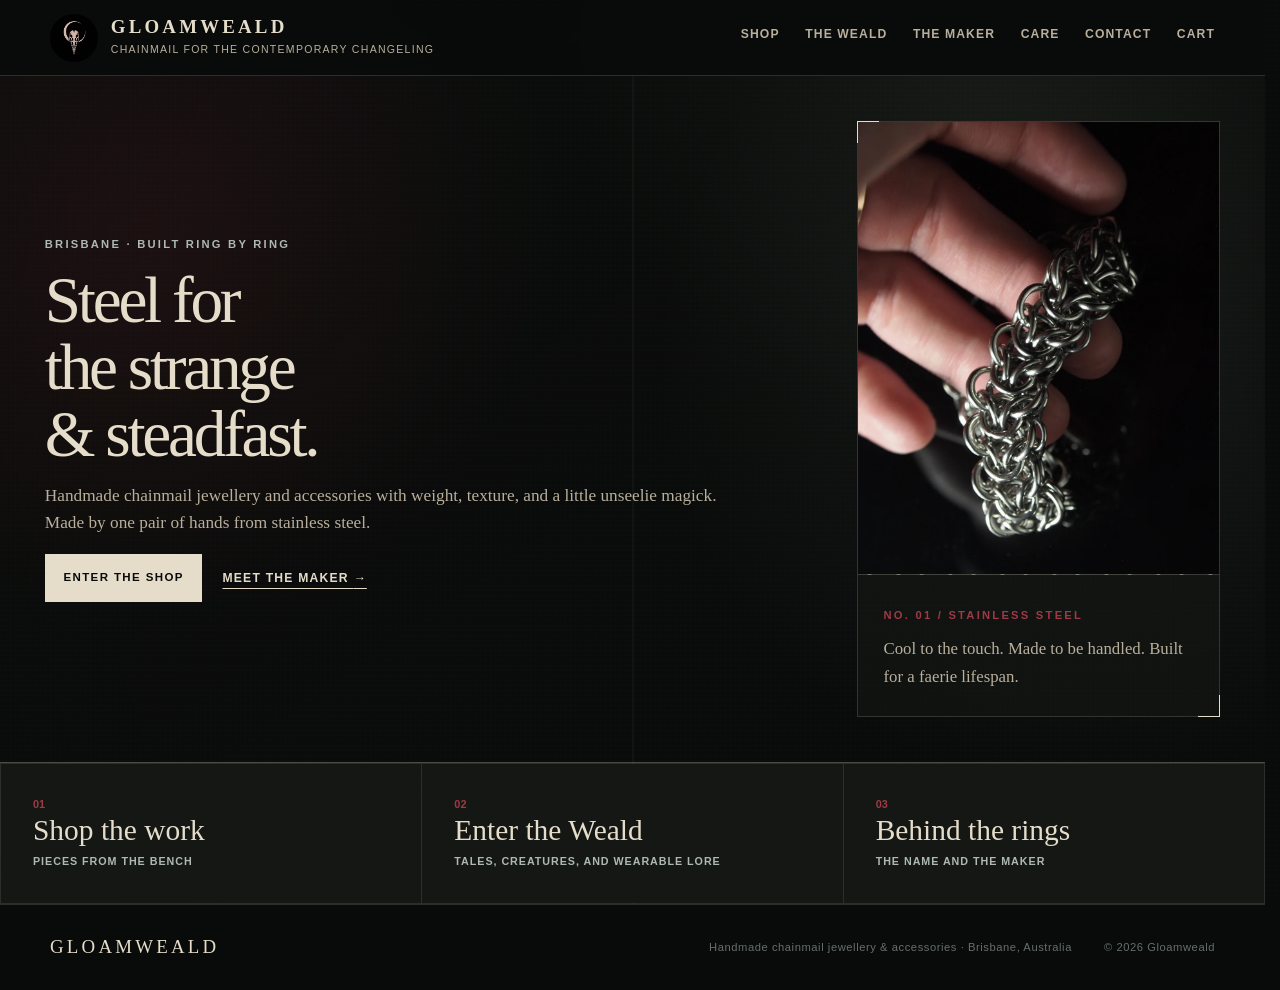
<file: index.html>
<!doctype html>
<html lang="en-AU">
<head>
  <meta charset="utf-8" />
  <meta name="viewport" content="width=device-width, initial-scale=1" />
  <title>Gloamweald | Handmade Chainmail Jewellery & Accessories</title>
  <meta name="description" content="Handmade stainless steel chainmail jewellery and accessories, built ring by ring in Brisbane." />
  <meta name="theme-color" content="#090b0a" />
  <link rel="icon" href="assets/images/many-eyed-raven-logo.jpg" type="image/jpeg" />
  <link rel="stylesheet" href="style.css" />
  <link rel="stylesheet" href="layout.css" />
  <link rel="stylesheet" href="home.css" />
  <script src="products.js" defer></script>
  <script src="script.js" defer></script>
</head>
<body class="home-body">
  <a class="skip-link" href="#main-content">Skip to content</a>

  <header class="site-header">
    <a class="brand" href="index.html" aria-label="Gloamweald home" aria-current="page">
      <img class="brand-mark" src="assets/images/many-eyed-raven-logo.jpg" alt="" width="48" height="48" />
      <span><strong>Gloamweald</strong><small>Chainmail for the contemporary changeling</small></span>
    </a>
    <nav aria-label="Main navigation">
      <a href="shop.html">Shop</a>
      <a href="weald.html">The Weald</a>
      <a href="about.html">The maker</a>
      <a href="care.html">Care</a>
      <a href="contact.html">Contact</a>
    </nav>
  </header>

  <main id="main-content" class="home-page">
    <section class="hero home-hero">
      <div class="hero-copy">
        <p class="eyebrow">Brisbane · built ring by ring</p>
        <h1>Steel for the strange &amp; steadfast.</h1>
        <p class="hero-intro">
          Handmade chainmail jewellery and accessories with weight, texture,
          and a little unseelie magick. Made by one pair of hands from
          stainless steel.
        </p>
        <div class="hero-actions">
          <a class="button button--solid" href="shop.html">Enter the shop</a>
          <a class="text-link" href="about.html">Meet the maker <span aria-hidden="true">→</span></a>
        </div>
      </div>

      <aside class="material-note" aria-label="About the materials">
        <div class="mail-swatch mail-swatch--photo">
          <img
            class="home-hero-image"
            src="assets/images/home-page-chainmaille.webp"
            alt="Close-up of stainless steel chainmail held by hand"
          />
        </div>
        <div class="material-note__copy">
          <span class="specimen-number">No. 01 / Stainless steel</span>
          <p>Cool to the touch. Made to be handled. Built for a faerie lifespan.</p>
        </div>
      </aside>
    </section>

    <section class="home-gates" aria-label="Explore Gloamweald">
      <a class="home-gate" href="shop.html">
        <span>01</span><strong>Shop the work</strong><small>Pieces from the bench</small>
      </a>
      <a class="home-gate" href="weald.html">
        <span>02</span><strong>Enter the Weald</strong><small>Tales, creatures, and wearable lore</small>
      </a>
      <a class="home-gate" href="about.html">
        <span>03</span><strong>Behind the rings</strong><small>The name and the maker</small>
      </a>
    </section>
  </main>

  <footer>
    <a class="footer-brand" href="index.html">Gloamweald</a>
    <p>Handmade chainmail jewellery &amp; accessories · Brisbane, Australia</p>
    <p>© 2026 Gloamweald</p>
  </footer>
</body>
</html>
</file>
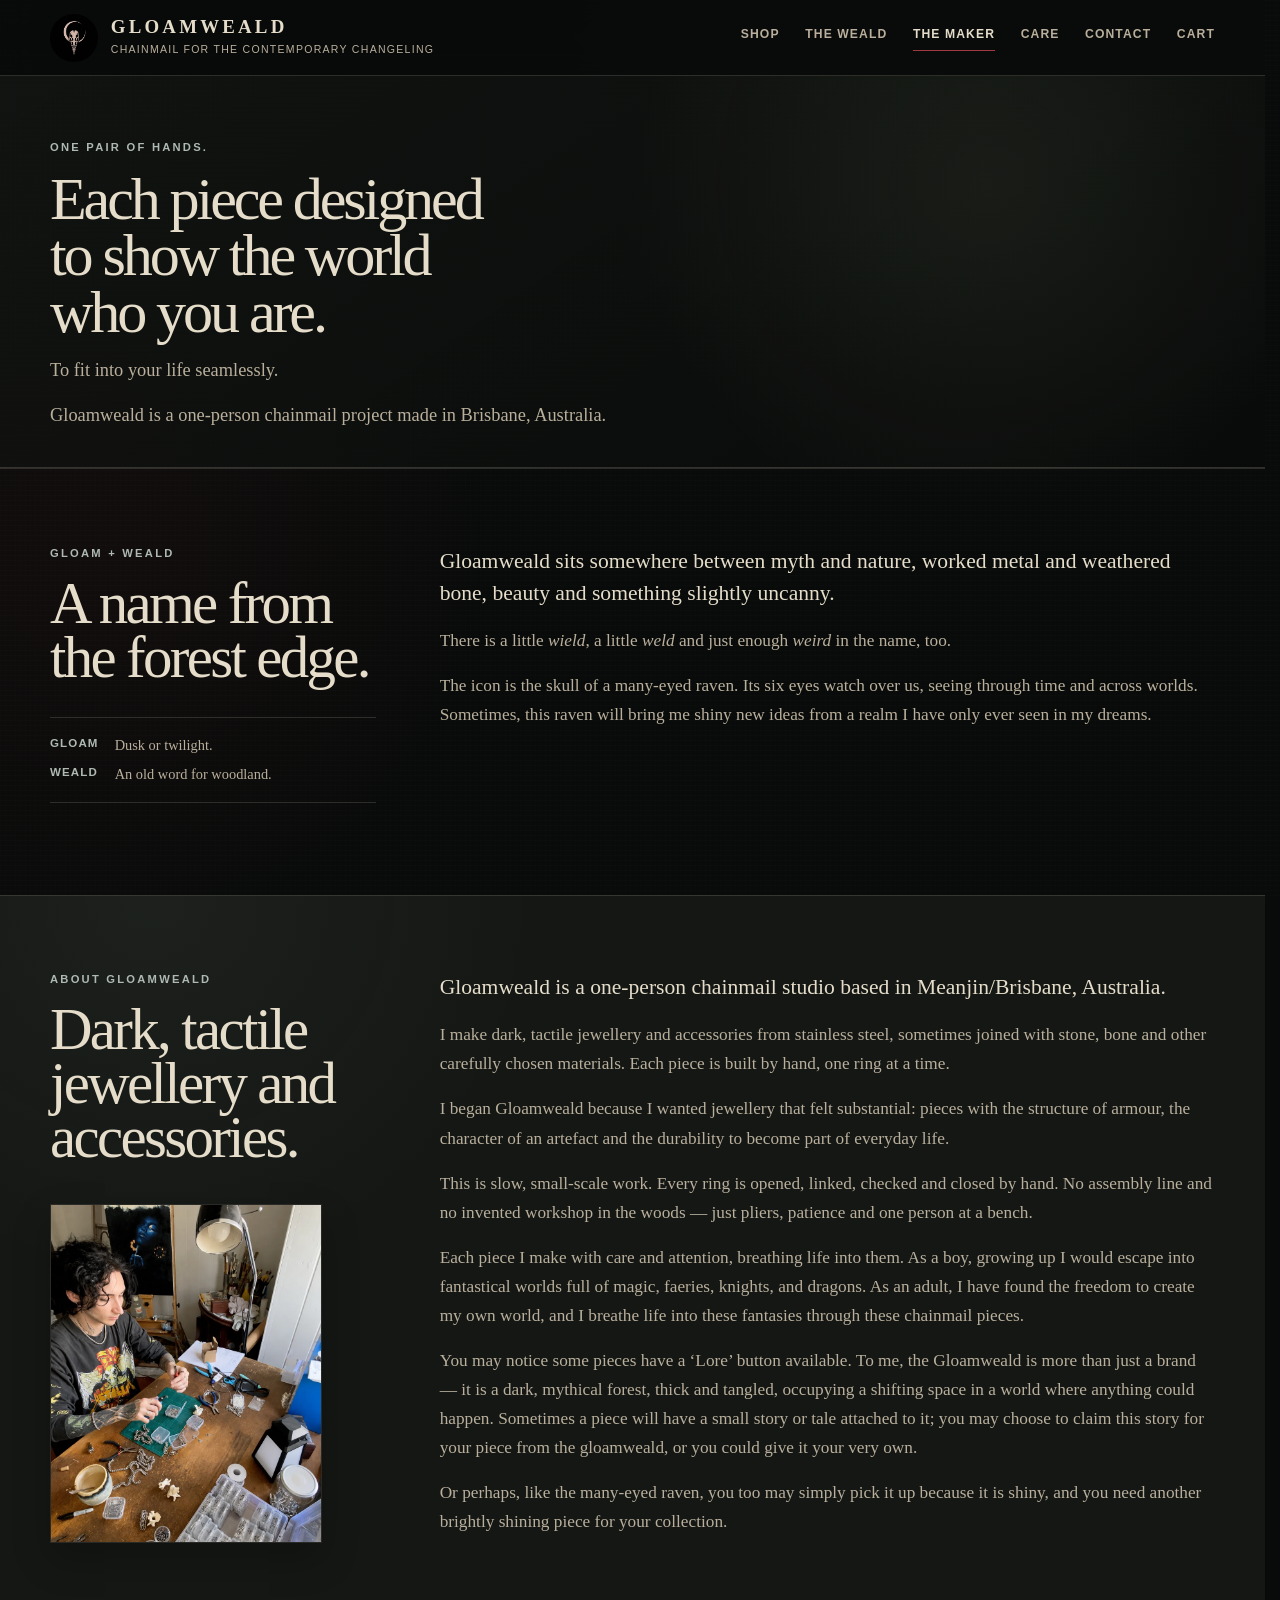
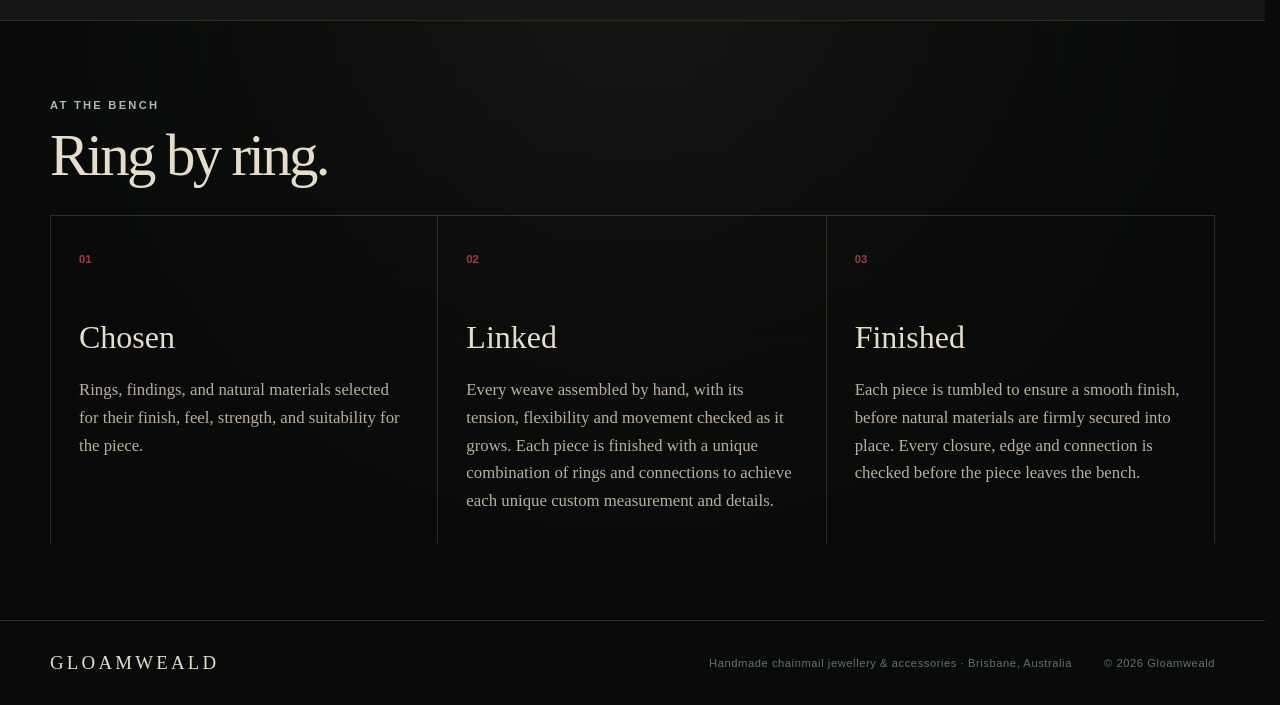
<file: about.html>
<!doctype html>
<html lang="en-AU">
<head>
  <meta charset="utf-8" />
  <meta name="viewport" content="width=device-width, initial-scale=1" />
  <title>The Maker | Gloamweald</title>
  <meta name="description" content="The name, maker, and hand-built process behind Gloamweald." />
  <meta name="theme-color" content="#090b0a" />
  <link rel="icon" href="assets/images/many-eyed-raven-logo.jpg" type="image/jpeg" />
  <link rel="stylesheet" href="style.css" />
  <link rel="stylesheet" href="layout.css" />
  <script src="products.js" defer></script>
  <script src="script.js" defer></script>
</head>
<body>
  <a class="skip-link" href="#main-content">Skip to content</a>
  <header class="site-header">
    <a class="brand" href="index.html" aria-label="Gloamweald home"><img class="brand-mark" src="assets/images/many-eyed-raven-logo.jpg" alt="" width="48" height="48" /><span><strong>Gloamweald</strong><small>Chainmail for the contemporary changeling</small></span></a>
    <nav aria-label="Main navigation"><a href="shop.html">Shop</a><a href="weald.html">The Weald</a><a href="about.html" aria-current="page">The maker</a><a href="care.html">Care</a><a href="contact.html">Contact</a></nav>
  </header>
  <main id="main-content">
    <header class="page-hero page-hero--maker">
      <p class="eyebrow">One pair of hands.</p>
      <h1>Each piece designed to show the world who you are.</h1>
      <p>To fit into your life seamlessly.</p>
      <p>Gloamweald is a one-person chainmail project made in Brisbane, Australia.</p>
    </header>
    <section class="section about-section about-section--reading" aria-labelledby="name-title">
      <div class="about-name">
        <p class="eyebrow">Gloam + weald</p>
        <h2 id="name-title">A name from the forest edge.</h2>
        <p class="name-note"><strong>Gloam</strong><span>Dusk or twilight.</span><strong>Weald</strong><span>An old word for woodland.</span></p>
      </div>
      <div class="about-copy">
        <p class="lead">Gloamweald sits somewhere between myth and nature, worked metal and weathered bone, beauty and something slightly uncanny.</p>
        <p>There is a little <em>wield</em>, a little <em>weld</em> and just enough <em>weird</em> in the name, too.</p>
        <p>The icon is the skull of a many-eyed raven. Its six eyes watch over us, seeing through time and across worlds. Sometimes, this raven will bring me shiny new ideas from a realm I have only ever seen in my dreams.</p>
      </div>
    </section>
    <section class="section about-section about-section--reading about-section--story" aria-labelledby="about-gloamweald-title">
      <div class="about-name">
        <p class="eyebrow">About Gloamweald</p>
        <h2 id="about-gloamweald-title">Dark, tactile jewellery and accessories.</h2>
        <figure class="maker-bench-photo">
          <img src="assets/images/maker-at-bench.webp" alt="The maker working on chainmail at a wooden studio bench with pliers, rings and tools." width="840" height="1050" loading="lazy" />
        </figure>
      </div>
      <div class="about-copy">
        <p class="lead">Gloamweald is a one-person chainmail studio based in Meanjin/Brisbane, Australia.</p>
        <p>I make dark, tactile jewellery and accessories from stainless steel, sometimes joined with stone, bone and other carefully chosen materials. Each piece is built by hand, one ring at a time.</p>
        <p>I began Gloamweald because I wanted jewellery that felt substantial: pieces with the structure of armour, the character of an artefact and the durability to become part of everyday life.</p>
        <p>This is slow, small-scale work. Every ring is opened, linked, checked and closed by hand. No assembly line and no invented workshop in the woods — just pliers, patience and one person at a bench.</p>
        <p>Each piece I make with care and attention, breathing life into them. As a boy, growing up I would escape into fantastical worlds full of magic, faeries, knights, and dragons. As an adult, I have found the freedom to create my own world, and I breathe life into these fantasies through these chainmail pieces.</p>
        <p>You may notice some pieces have a ‘Lore’ button available. To me, the Gloamweald is more than just a brand — it is a dark, mythical forest, thick and tangled, occupying a shifting space in a world where anything could happen. Sometimes a piece will have a small story or tale attached to it; you may choose to claim this story for your piece from the gloamweald, or you could give it your very own.</p>
        <p>Or perhaps, like the many-eyed raven, you too may simply pick it up because it is shiny, and you need another brightly shining piece for your collection.</p>
      </div>
    </section>
    <section class="section process-section" aria-labelledby="process-title">
      <div class="section-heading section-heading--compact"><div><p class="eyebrow">At the bench</p><h2 id="process-title">Ring by ring.</h2></div></div>
      <ol class="process-list">
        <li><span>01</span><h3>Chosen</h3><p>Rings, findings, and natural materials selected for their finish, feel, strength, and suitability for the piece.</p></li>
        <li><span>02</span><h3>Linked</h3><p>Every weave assembled by hand, with its tension, flexibility and movement checked as it grows. Each piece is finished with a unique combination of rings and connections to achieve each unique custom measurement and details.</p></li>
        <li><span>03</span><h3>Finished</h3><p>Each piece is tumbled to ensure a smooth finish, before natural materials are firmly secured into place. Every closure, edge and connection is checked before the piece leaves the bench.</p></li>
      </ol>
    </section>
  </main>
  <footer><a class="footer-brand" href="index.html">Gloamweald</a><p>Handmade chainmail jewellery &amp; accessories · Brisbane, Australia</p><p>© 2026 Gloamweald</p></footer>
</body>
</html>
</file>
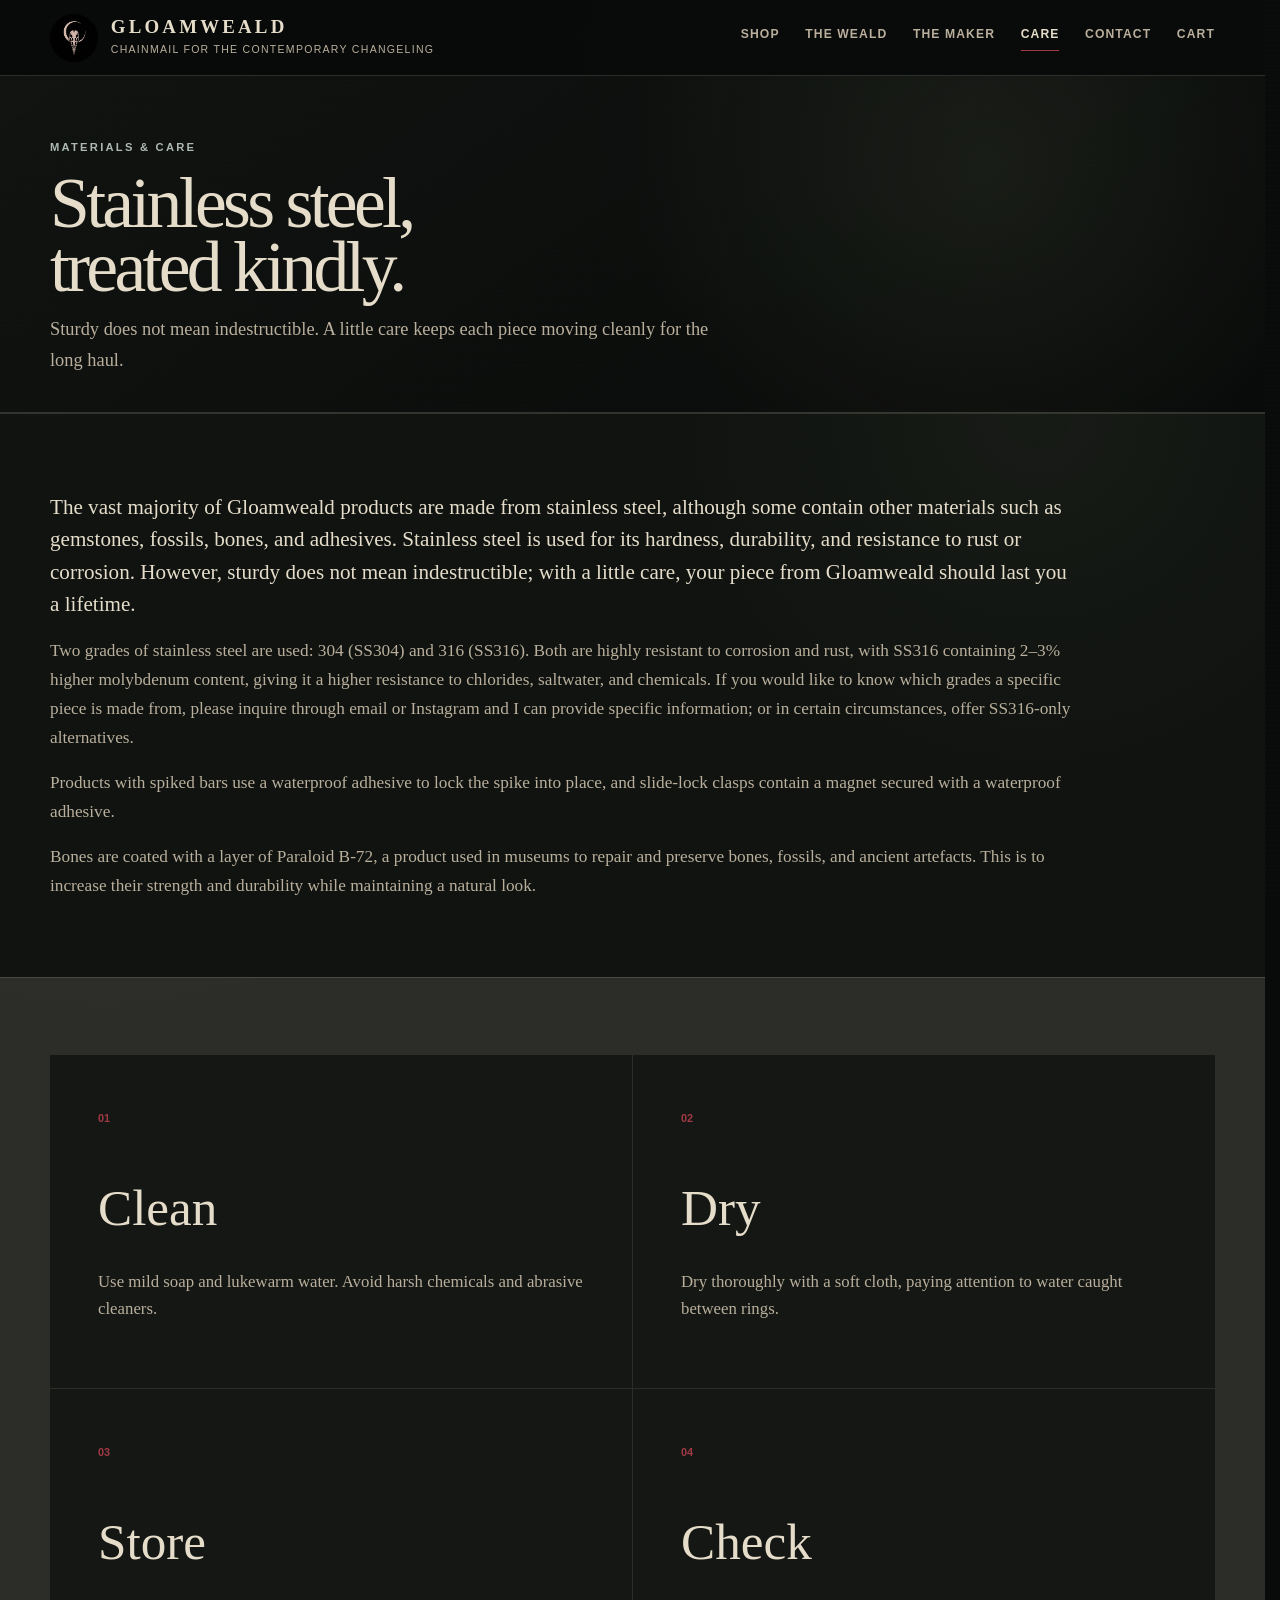
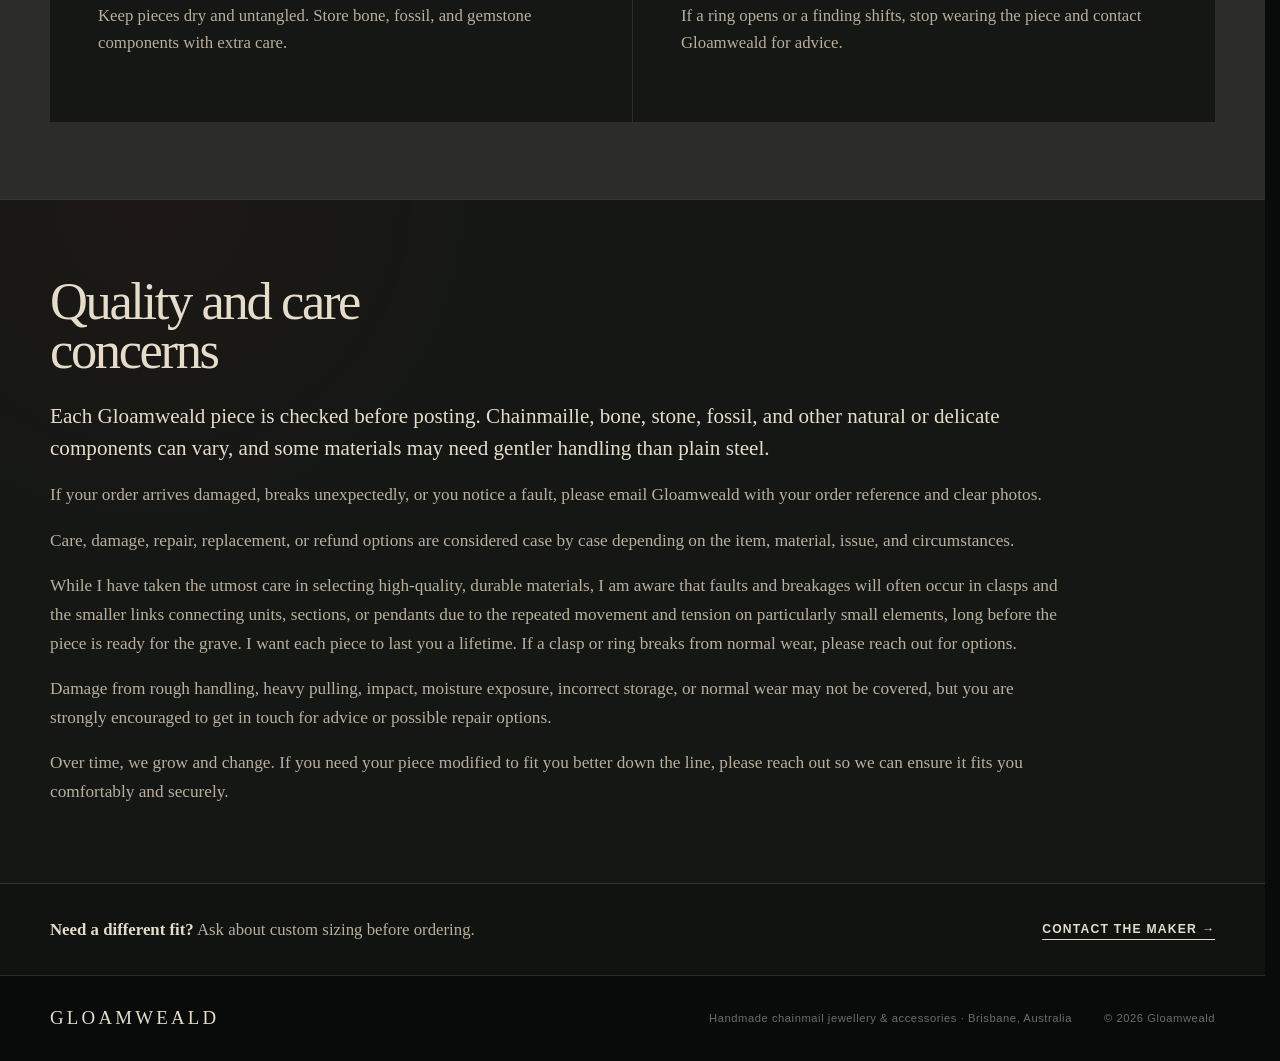
<file: care.html>
<!doctype html>
<html lang="en-AU">
<head>
  <meta charset="utf-8" />
  <meta name="viewport" content="width=device-width, initial-scale=1" />
  <title>Materials & Care | Gloamweald</title>
  <meta name="description" content="How to care for Gloamweald stainless steel chainmail jewellery and accessories." />
  <meta name="theme-color" content="#090b0a" />
  <link rel="icon" href="assets/images/many-eyed-raven-logo.jpg" type="image/jpeg" />
  <link rel="stylesheet" href="style.css" />
  <link rel="stylesheet" href="layout.css" />
  <script src="products.js" defer></script>
  <script src="script.js" defer></script>
</head>
<body>
  <a class="skip-link" href="#main-content">Skip to content</a>
  <header class="site-header">
    <a class="brand" href="index.html" aria-label="Gloamweald home"><img class="brand-mark" src="assets/images/many-eyed-raven-logo.jpg" alt="" width="48" height="48" /><span><strong>Gloamweald</strong><small>Chainmail for the contemporary changeling</small></span></a>
    <nav aria-label="Main navigation"><a href="shop.html">Shop</a><a href="weald.html">The Weald</a><a href="about.html">The maker</a><a href="care.html" aria-current="page">Care</a><a href="contact.html">Contact</a></nav>
  </header>
  <main id="main-content">
    <header class="page-hero page-hero--care">
      <p class="eyebrow">Materials &amp; care</p>
      <h1>Stainless steel, treated kindly.</h1>
      <p>Sturdy does not mean indestructible. A little care keeps each piece moving cleanly for the long haul.</p>
    </header>
    <section class="section care-intro" aria-label="Materials overview">
      <div class="reading-copy reading-copy--wide">
        <p class="lead">The vast majority of Gloamweald products are made from stainless steel, although some contain other materials such as gemstones, fossils, bones, and adhesives. Stainless steel is used for its hardness, durability, and resistance to rust or corrosion. However, sturdy does not mean indestructible; with a little care, your piece from Gloamweald should last you a lifetime.</p>
        <p>Two grades of stainless steel are used: 304 (SS304) and 316 (SS316). Both are highly resistant to corrosion and rust, with SS316 containing 2–3% higher molybdenum content, giving it a higher resistance to chlorides, saltwater, and chemicals. If you would like to know which grades a specific piece is made from, please inquire through email or Instagram and I can provide specific information; or in certain circumstances, offer SS316-only alternatives.</p>
        <p>Products with spiked bars use a waterproof adhesive to lock the spike into place, and slide-lock clasps contain a magnet secured with a waterproof adhesive.</p>
        <p>Bones are coated with a layer of Paraloid B-72, a product used in museums to repair and preserve bones, fossils, and ancient artefacts. This is to increase their strength and durability while maintaining a natural look.</p>
      </div>
    </section>
    <section class="section care-guide" aria-label="Care instructions">
      <article><span>01</span><h2>Clean</h2><p>Use mild soap and lukewarm water. Avoid harsh chemicals and abrasive cleaners.</p></article>
      <article><span>02</span><h2>Dry</h2><p>Dry thoroughly with a soft cloth, paying attention to water caught between rings.</p></article>
      <article><span>03</span><h2>Store</h2><p>Keep pieces dry and untangled. Store bone, fossil, and gemstone components with extra care.</p></article>
      <article><span>04</span><h2>Check</h2><p>If a ring opens or a finding shifts, stop wearing the piece and contact Gloamweald for advice.</p></article>
    </section>
    <section class="section care-concerns" aria-labelledby="quality-care-title">
      <div class="reading-copy reading-copy--wide">
        <h2 id="quality-care-title">Quality and care concerns</h2>
        <p class="lead">Each Gloamweald piece is checked before posting. Chainmaille, bone, stone, fossil, and other natural or delicate components can vary, and some materials may need gentler handling than plain steel.</p>
        <p>If your order arrives damaged, breaks unexpectedly, or you notice a fault, please email Gloamweald with your order reference and clear photos.</p>
        <p>Care, damage, repair, replacement, or refund options are considered case by case depending on the item, material, issue, and circumstances.</p>
        <p>While I have taken the utmost care in selecting high-quality, durable materials, I am aware that faults and breakages will often occur in clasps and the smaller links connecting units, sections, or pendants due to the repeated movement and tension on particularly small elements, long before the piece is ready for the grave. I want each piece to last you a lifetime. If a clasp or ring breaks from normal wear, please reach out for options.</p>
        <p>Damage from rough handling, heavy pulling, impact, moisture exposure, incorrect storage, or normal wear may not be covered, but you are strongly encouraged to get in touch for advice or possible repair options.</p>
        <p>Over time, we grow and change. If you need your piece modified to fit you better down the line, please reach out so we can ensure it fits you comfortably and securely.</p>
      </div>
    </section>
    <aside class="care-note"><p><strong>Need a different fit?</strong> Ask about custom sizing before ordering.</p><a class="text-link" href="contact.html">Contact the maker &rarr;</a></aside>
  </main>
  <footer><a class="footer-brand" href="index.html">Gloamweald</a><p>Handmade chainmail jewellery &amp; accessories &middot; Brisbane, Australia</p><p>&copy; 2026 Gloamweald</p></footer>
</body>
</html>
</file>
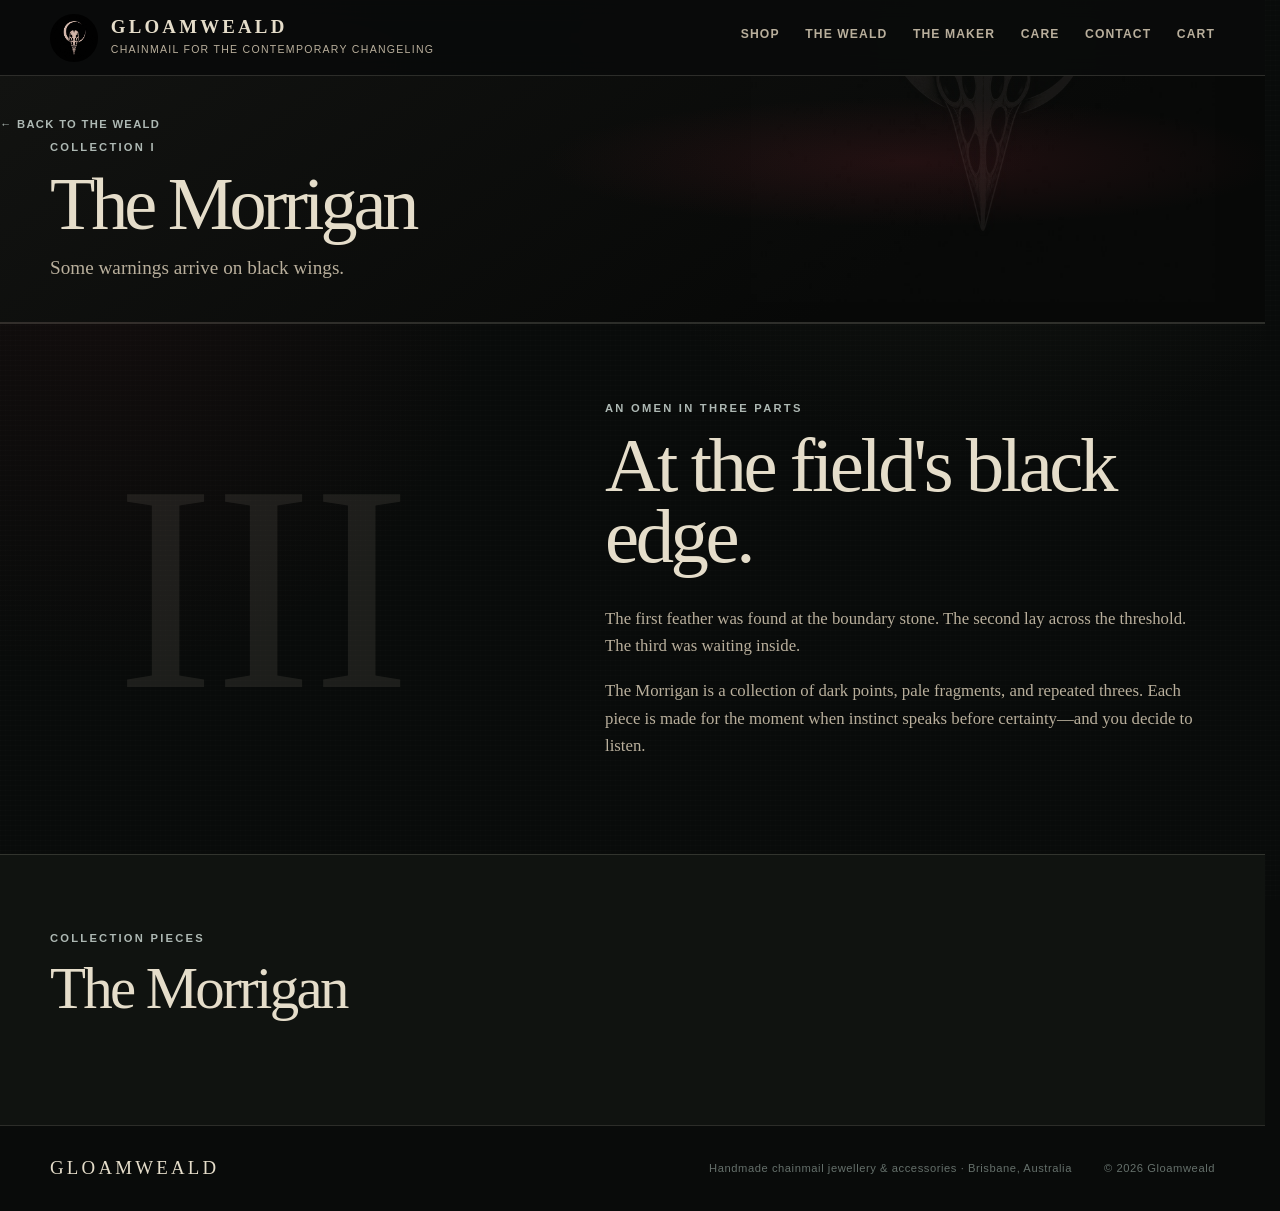
<file: collection-morrigan.html>
<!doctype html>
<html lang="en-AU">
<head>
  <meta charset="utf-8" />
  <meta name="viewport" content="width=device-width, initial-scale=1" />
  <title>The Morrigan Collection | Gloamweald</title>
  <meta name="description" content="The Morrigan collection: black wings, threefold omens, and handmade chainmail." />
  <meta name="theme-color" content="#090b0a" />
  <link rel="icon" href="assets/images/many-eyed-raven-logo.jpg" type="image/jpeg" />
  <link rel="stylesheet" href="style.css" />
  <link rel="stylesheet" href="layout.css" />
  <link rel="stylesheet" href="lore.css" />
  <script src="products.js" defer></script>
  <script src="script.js" defer></script>
</head>
<body>
  <a class="skip-link" href="#main-content">Skip to content</a>
  <header class="site-header">
    <a class="brand" href="index.html" aria-label="Gloamweald home"><img class="brand-mark" src="assets/images/many-eyed-raven-logo.jpg" alt="" width="48" height="48" /><span><strong>Gloamweald</strong><small>Chainmail for the contemporary changeling</small></span></a>
    <nav aria-label="Main navigation"><a href="shop.html">Shop</a><a href="weald.html">The Weald</a><a href="about.html">The maker</a><a href="care.html">Care</a><a href="contact.html">Contact</a></nav>
  </header>
  <main id="main-content">
    <header class="collection-hero collection-hero--morrigan">
      <a class="breadcrumb" href="weald.html#collections">← Back to The Weald</a>
      <p class="eyebrow">Collection I</p>
      <h1>The Morrigan</h1>
      <p class="collection-deck">Some warnings arrive on black wings.</p>
    </header>
    <section class="section lore-section">
      <p class="lore-mark" aria-hidden="true">III</p>
      <div class="lore-copy">
        <p class="eyebrow">An omen in three parts</p>
        <h2>At the field's black edge.</h2>
        <p>
          The first feather was found at the boundary stone. The second lay
          across the threshold. The third was waiting inside.
        </p>
        <p>
          The Morrigan is a collection of dark points, pale fragments, and
          repeated threes. Each piece is made for the moment when instinct
          speaks before certainty—and you decide to listen.
        </p>
      </div>
    </section>
    <section class="section collection-products" aria-labelledby="pieces-title">
      <div class="section-heading section-heading--compact"><div><p class="eyebrow">Collection pieces</p><h2 id="pieces-title">The Morrigan</h2></div></div>
      <div class="product-grid" data-product-grid data-collection="morrigan"></div>
    </section>
  </main>
  <footer><a class="footer-brand" href="index.html">Gloamweald</a><p>Handmade chainmail jewellery &amp; accessories · Brisbane, Australia</p><p>© 2026 Gloamweald</p></footer>
</body>
</html>
</file>
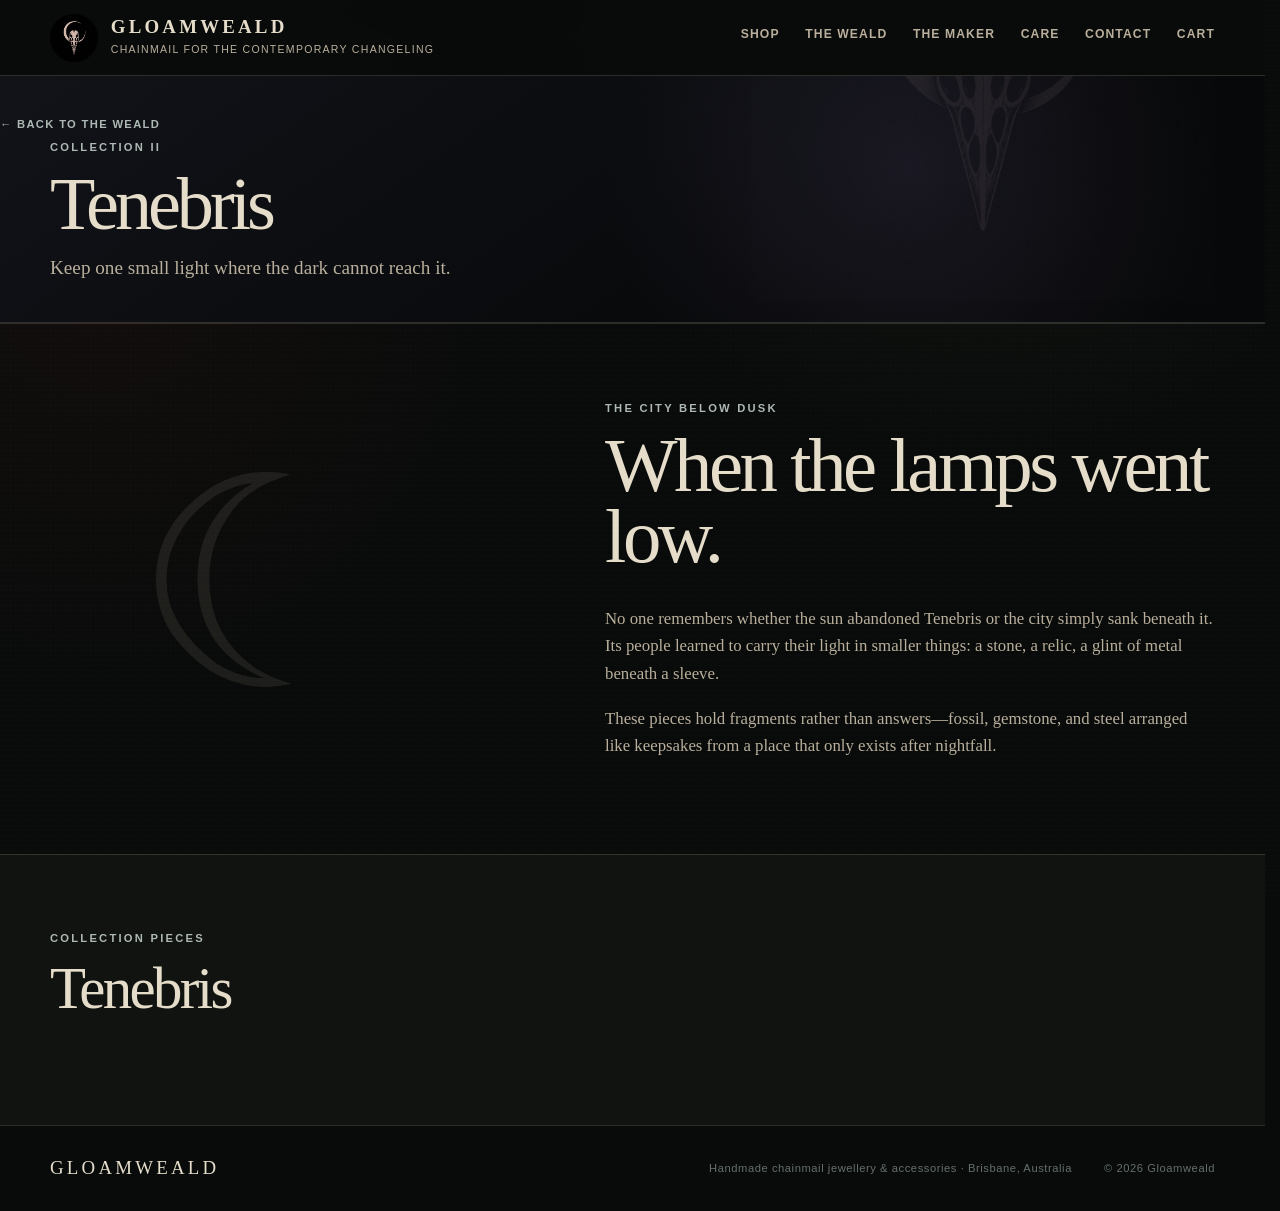
<file: collection-tenebris.html>
<!doctype html>
<html lang="en-AU">
<head>
  <meta charset="utf-8" />
  <meta name="viewport" content="width=device-width, initial-scale=1" />
  <title>Tenebris Collection | Gloamweald</title>
  <meta name="description" content="Tenebris: a Gloamweald chainmail collection of veiled light and night relics." />
  <meta name="theme-color" content="#090b0a" />
  <link rel="icon" href="assets/images/many-eyed-raven-logo.jpg" type="image/jpeg" />
  <link rel="stylesheet" href="style.css" />
  <link rel="stylesheet" href="layout.css" />
  <link rel="stylesheet" href="lore.css" />
  <script src="products.js" defer></script>
  <script src="script.js" defer></script>
</head>
<body>
  <a class="skip-link" href="#main-content">Skip to content</a>
  <header class="site-header">
    <a class="brand" href="index.html" aria-label="Gloamweald home"><img class="brand-mark" src="assets/images/many-eyed-raven-logo.jpg" alt="" width="48" height="48" /><span><strong>Gloamweald</strong><small>Chainmail for the contemporary changeling</small></span></a>
    <nav aria-label="Main navigation"><a href="shop.html">Shop</a><a href="weald.html">The Weald</a><a href="about.html">The maker</a><a href="care.html">Care</a><a href="contact.html">Contact</a></nav>
  </header>
  <main id="main-content">
    <header class="collection-hero collection-hero--tenebris">
      <a class="breadcrumb" href="weald.html#collections">← Back to The Weald</a>
      <p class="eyebrow">Collection II</p>
      <h1>Tenebris</h1>
      <p class="collection-deck">Keep one small light where the dark cannot reach it.</p>
    </header>
    <section class="section lore-section">
      <p class="lore-mark" aria-hidden="true">☾</p>
      <div class="lore-copy">
        <p class="eyebrow">The city below dusk</p>
        <h2>When the lamps went low.</h2>
        <p>
          No one remembers whether the sun abandoned Tenebris or the city
          simply sank beneath it. Its people learned to carry their light in
          smaller things: a stone, a relic, a glint of metal beneath a sleeve.
        </p>
        <p>
          These pieces hold fragments rather than answers—fossil, gemstone,
          and steel arranged like keepsakes from a place that only exists after
          nightfall.
        </p>
      </div>
    </section>
    <section class="section collection-products" aria-labelledby="pieces-title">
      <div class="section-heading section-heading--compact"><div><p class="eyebrow">Collection pieces</p><h2 id="pieces-title">Tenebris</h2></div></div>
      <div class="product-grid" data-product-grid data-collection="tenebris"></div>
    </section>
  </main>
  <footer><a class="footer-brand" href="index.html">Gloamweald</a><p>Handmade chainmail jewellery &amp; accessories · Brisbane, Australia</p><p>© 2026 Gloamweald</p></footer>
</body>
</html>
</file>
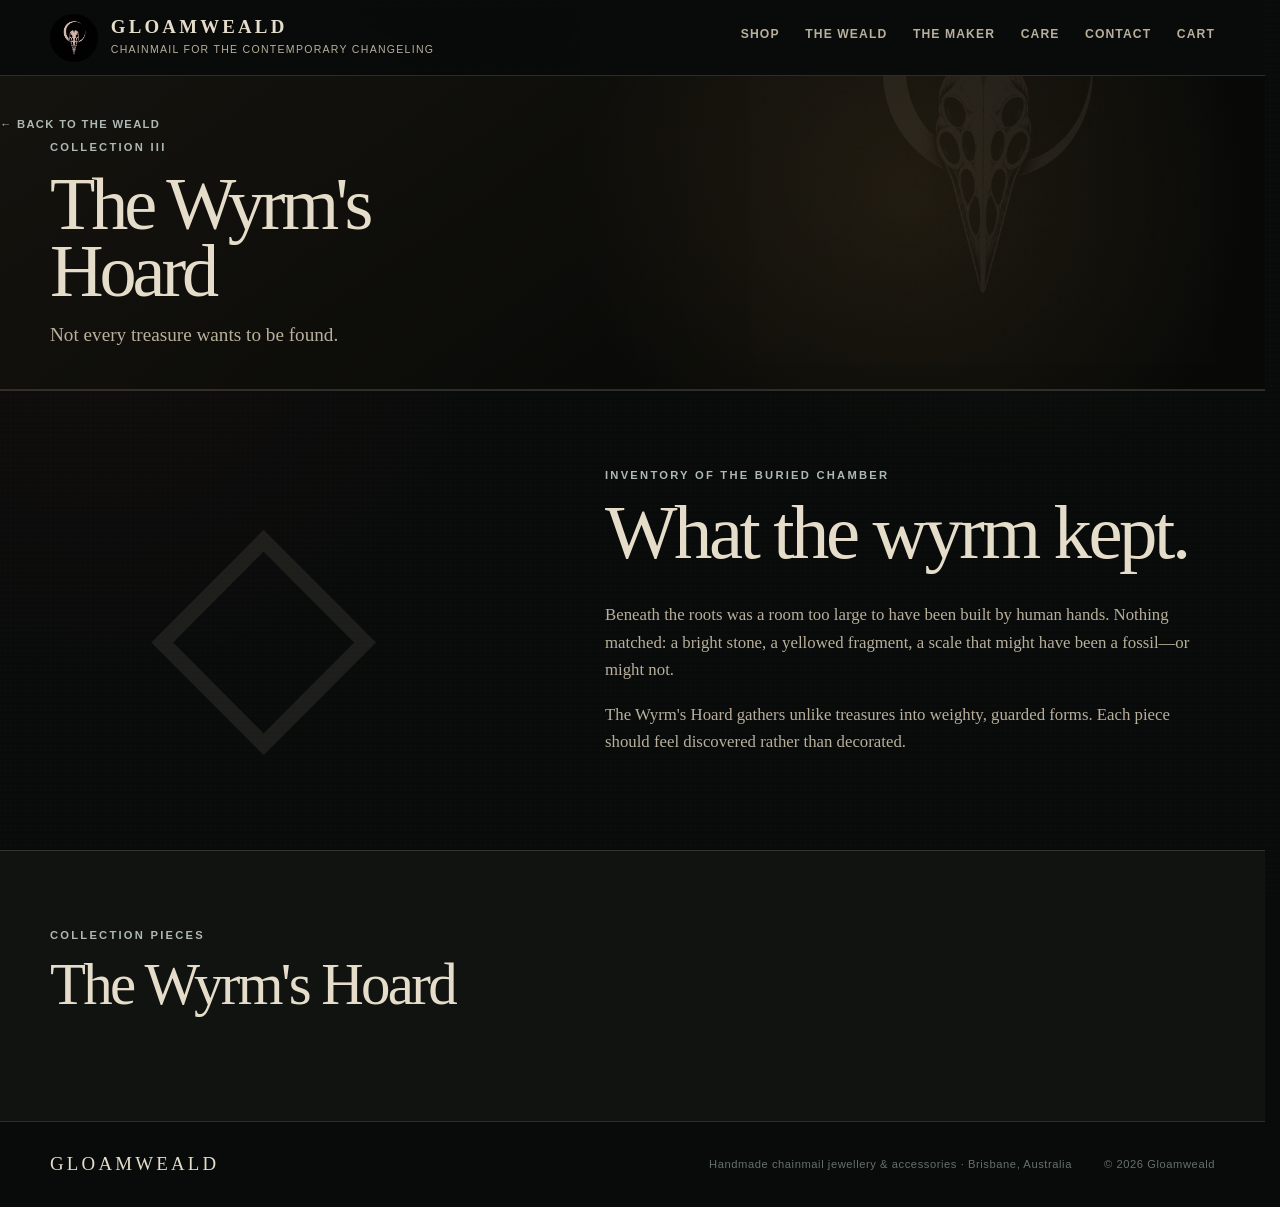
<file: collection-wyrms-hoard.html>
<!doctype html>
<html lang="en-AU">
<head>
  <meta charset="utf-8" />
  <meta name="viewport" content="width=device-width, initial-scale=1" />
  <title>The Wyrm's Hoard Collection | Gloamweald</title>
  <meta name="description" content="The Wyrm's Hoard: unearthed treasure, fossils, and handmade chainmail." />
  <meta name="theme-color" content="#090b0a" />
  <link rel="icon" href="assets/images/many-eyed-raven-logo.jpg" type="image/jpeg" />
  <link rel="stylesheet" href="style.css" />
  <link rel="stylesheet" href="layout.css" />
  <link rel="stylesheet" href="lore.css" />
  <script src="products.js" defer></script>
  <script src="script.js" defer></script>
</head>
<body>
  <a class="skip-link" href="#main-content">Skip to content</a>
  <header class="site-header">
    <a class="brand" href="index.html" aria-label="Gloamweald home"><img class="brand-mark" src="assets/images/many-eyed-raven-logo.jpg" alt="" width="48" height="48" /><span><strong>Gloamweald</strong><small>Chainmail for the contemporary changeling</small></span></a>
    <nav aria-label="Main navigation"><a href="shop.html">Shop</a><a href="weald.html">The Weald</a><a href="about.html">The maker</a><a href="care.html">Care</a><a href="contact.html">Contact</a></nav>
  </header>
  <main id="main-content">
    <header class="collection-hero collection-hero--wyrm">
      <a class="breadcrumb" href="weald.html#collections">← Back to The Weald</a>
      <p class="eyebrow">Collection III</p>
      <h1>The Wyrm's Hoard</h1>
      <p class="collection-deck">Not every treasure wants to be found.</p>
    </header>
    <section class="section lore-section">
      <p class="lore-mark" aria-hidden="true">◇</p>
      <div class="lore-copy">
        <p class="eyebrow">Inventory of the buried chamber</p>
        <h2>What the wyrm kept.</h2>
        <p>
          Beneath the roots was a room too large to have been built by human
          hands. Nothing matched: a bright stone, a yellowed fragment, a scale
          that might have been a fossil—or might not.
        </p>
        <p>
          The Wyrm's Hoard gathers unlike treasures into weighty, guarded
          forms. Each piece should feel discovered rather than decorated.
        </p>
      </div>
    </section>
    <section class="section collection-products" aria-labelledby="pieces-title">
      <div class="section-heading section-heading--compact"><div><p class="eyebrow">Collection pieces</p><h2 id="pieces-title">The Wyrm's Hoard</h2></div></div>
      <div class="product-grid" data-product-grid data-collection="wyrms-hoard"></div>
    </section>
  </main>
  <footer><a class="footer-brand" href="index.html">Gloamweald</a><p>Handmade chainmail jewellery &amp; accessories · Brisbane, Australia</p><p>© 2026 Gloamweald</p></footer>
</body>
</html>
</file>
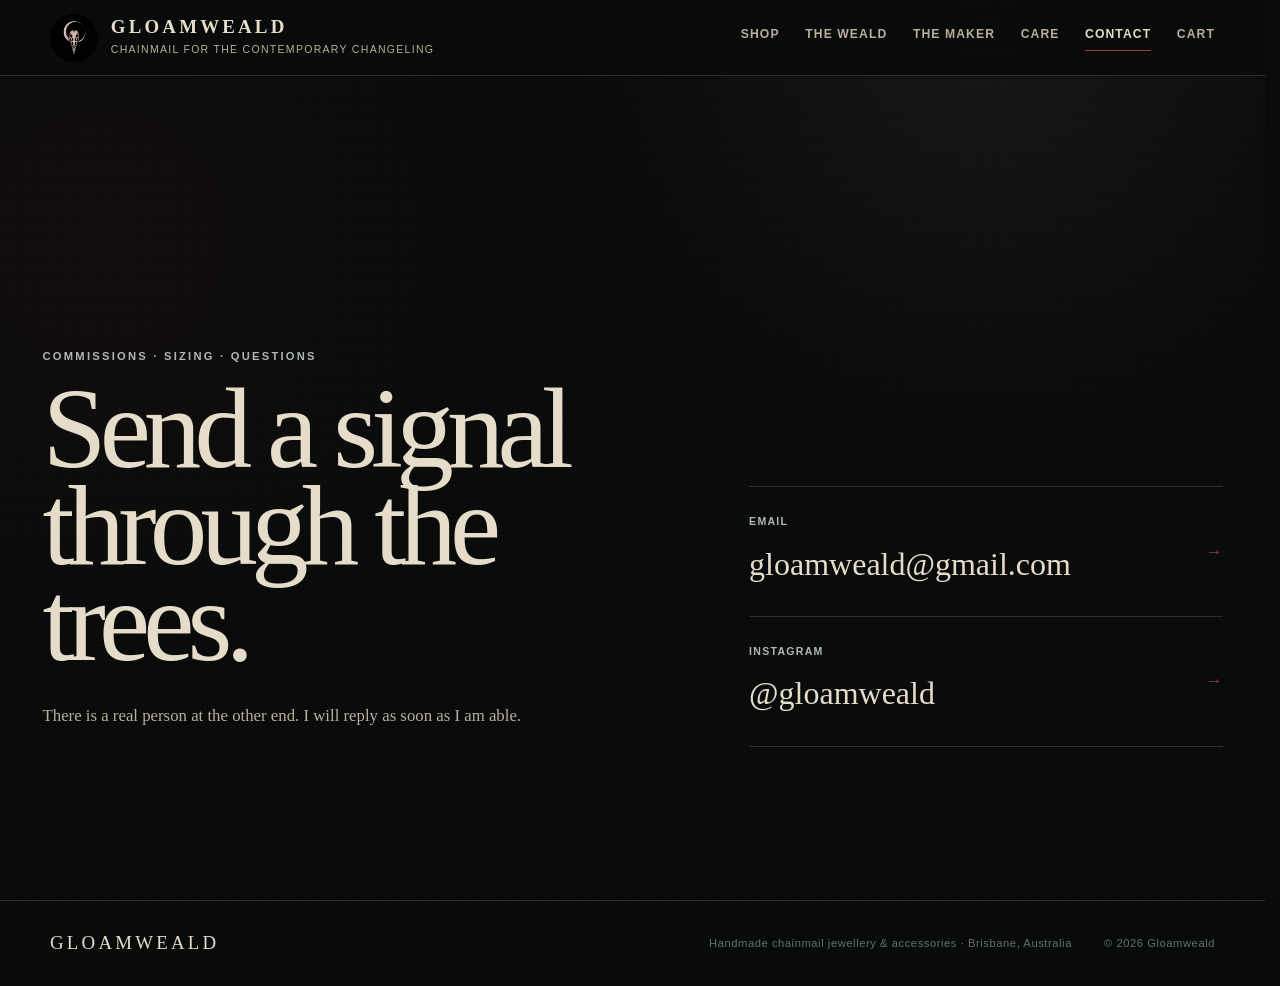
<file: contact.html>
<!doctype html>
<html lang="en-AU">
<head>
  <meta charset="utf-8" />
  <meta name="viewport" content="width=device-width, initial-scale=1" />
  <title>Contact | Gloamweald</title>
  <meta name="description" content="Contact Gloamweald about sizing, commissions, and handmade chainmail pieces." />
  <meta name="theme-color" content="#090b0a" />
  <link rel="icon" href="assets/images/many-eyed-raven-logo.jpg" type="image/jpeg" />
  <link rel="stylesheet" href="style.css" />
  <link rel="stylesheet" href="layout.css" />
  <script src="products.js" defer></script>
  <script src="script.js" defer></script>
</head>
<body>
  <a class="skip-link" href="#main-content">Skip to content</a>
  <header class="site-header">
    <a class="brand" href="index.html" aria-label="Gloamweald home"><img class="brand-mark" src="assets/images/many-eyed-raven-logo.jpg" alt="" width="48" height="48" /><span><strong>Gloamweald</strong><small>Chainmail for the contemporary changeling</small></span></a>
    <nav aria-label="Main navigation"><a href="shop.html">Shop</a><a href="weald.html">The Weald</a><a href="about.html">The maker</a><a href="care.html">Care</a><a href="contact.html" aria-current="page">Contact</a></nav>
  </header>
  <main id="main-content">
    <section class="contact-page">
      <div>
        <p class="eyebrow">Commissions · sizing · questions</p>
        <h1>Send a signal through the trees.</h1>
        <p>There is a real person at the other end. I will reply as soon as I am able.</p>
      </div>
      <div class="contact-panel">
        <a href="mailto:gloamweald@gmail.com"><span>Email</span><strong>gloamweald@gmail.com</strong><i aria-hidden="true">→</i></a>
        <a href="https://www.instagram.com/gloamweald/" target="_blank" rel="noopener noreferrer"><span>Instagram</span><strong>@gloamweald</strong><i aria-hidden="true">→</i></a>
      </div>
    </section>
  </main>
  <footer><a class="footer-brand" href="index.html">Gloamweald</a><p>Handmade chainmail jewellery &amp; accessories · Brisbane, Australia</p><p>© 2026 Gloamweald</p></footer>
</body>
</html>
</file>
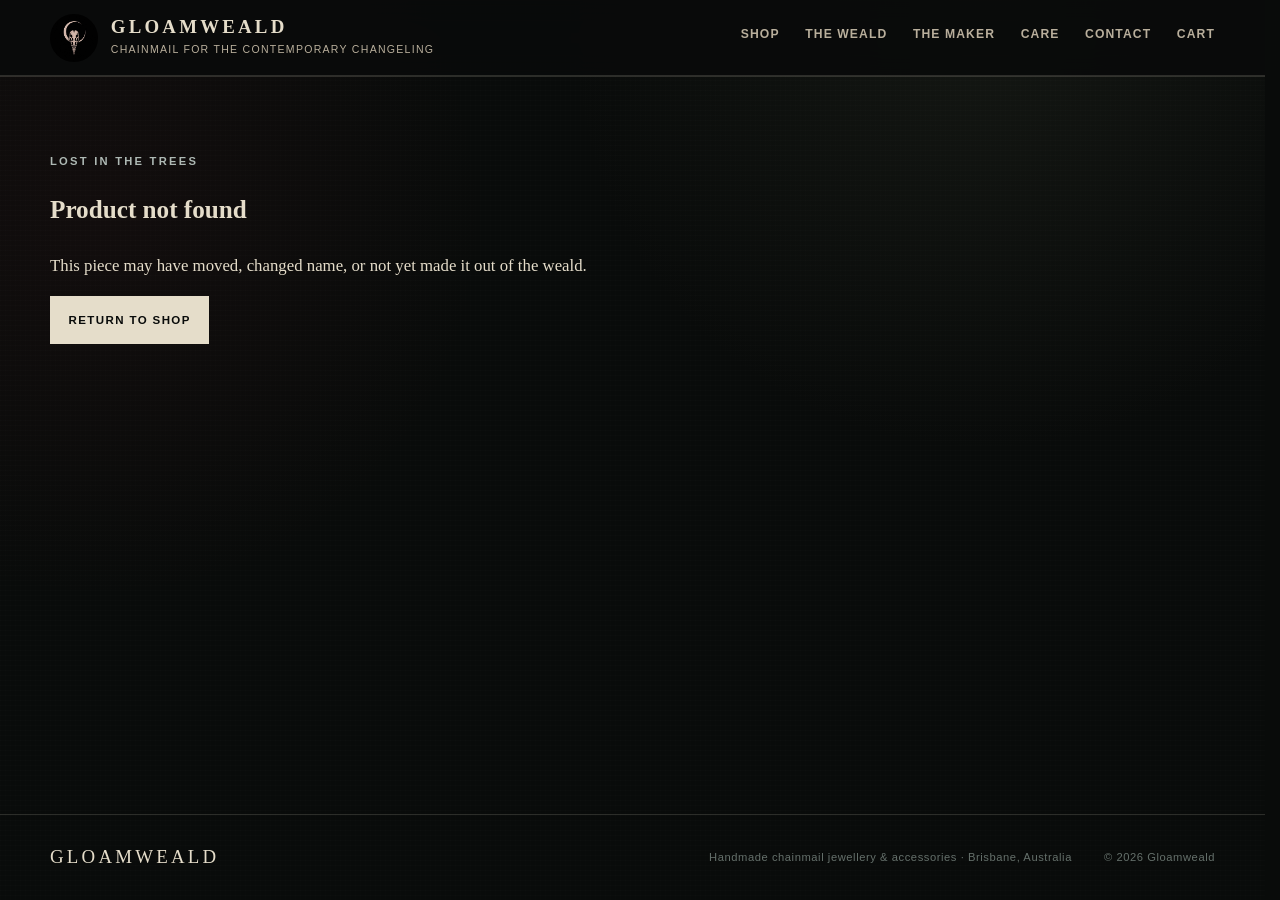
<file: product.html>
<!doctype html>
<html lang="en-AU">
<head>
  <meta charset="utf-8" />
  <meta name="viewport" content="width=device-width, initial-scale=1" />
  <base href="/" />
  <title>Product | Gloamweald</title>
  <meta name="description" content="View and customise a Gloamweald handmade chainmail piece." />
  <meta name="theme-color" content="#090b0a" />
  <link rel="icon" href="assets/images/many-eyed-raven-logo.jpg" type="image/jpeg" />
  <link rel="stylesheet" href="style.css" />
  <link rel="stylesheet" href="layout.css" />
  <link rel="stylesheet" href="lore.css" />
  <script src="products.js" defer></script>
  <script src="script.js" defer></script>
</head>
<body>
  <a class="skip-link" href="#main-content">Skip to content</a>
  <header class="site-header">
    <a class="brand" href="index.html" aria-label="Gloamweald home">
      <img class="brand-mark" src="assets/images/many-eyed-raven-logo.jpg" alt="" width="48" height="48" />
      <span><strong>Gloamweald</strong><small>Chainmail for the contemporary changeling</small></span>
    </a>
    <nav aria-label="Main navigation">
      <a href="shop.html">Shop</a>
      <a href="weald.html">The Weald</a>
      <a href="about.html">The maker</a>
      <a href="care.html">Care</a>
      <a href="contact.html">Contact</a>
    </nav>
  </header>

  <main id="main-content" data-product-page>
    <section class="section product-not-found">
      <p class="eyebrow">Loading</p>
      <h1>Finding this piece...</h1>
    </section>
  </main>

  <footer>
    <a class="footer-brand" href="index.html">Gloamweald</a>
    <p>Handmade chainmail jewellery &amp; accessories &middot; Brisbane, Australia</p>
    <p>&copy; 2026 Gloamweald</p>
  </footer>
</body>
</html>
</file>
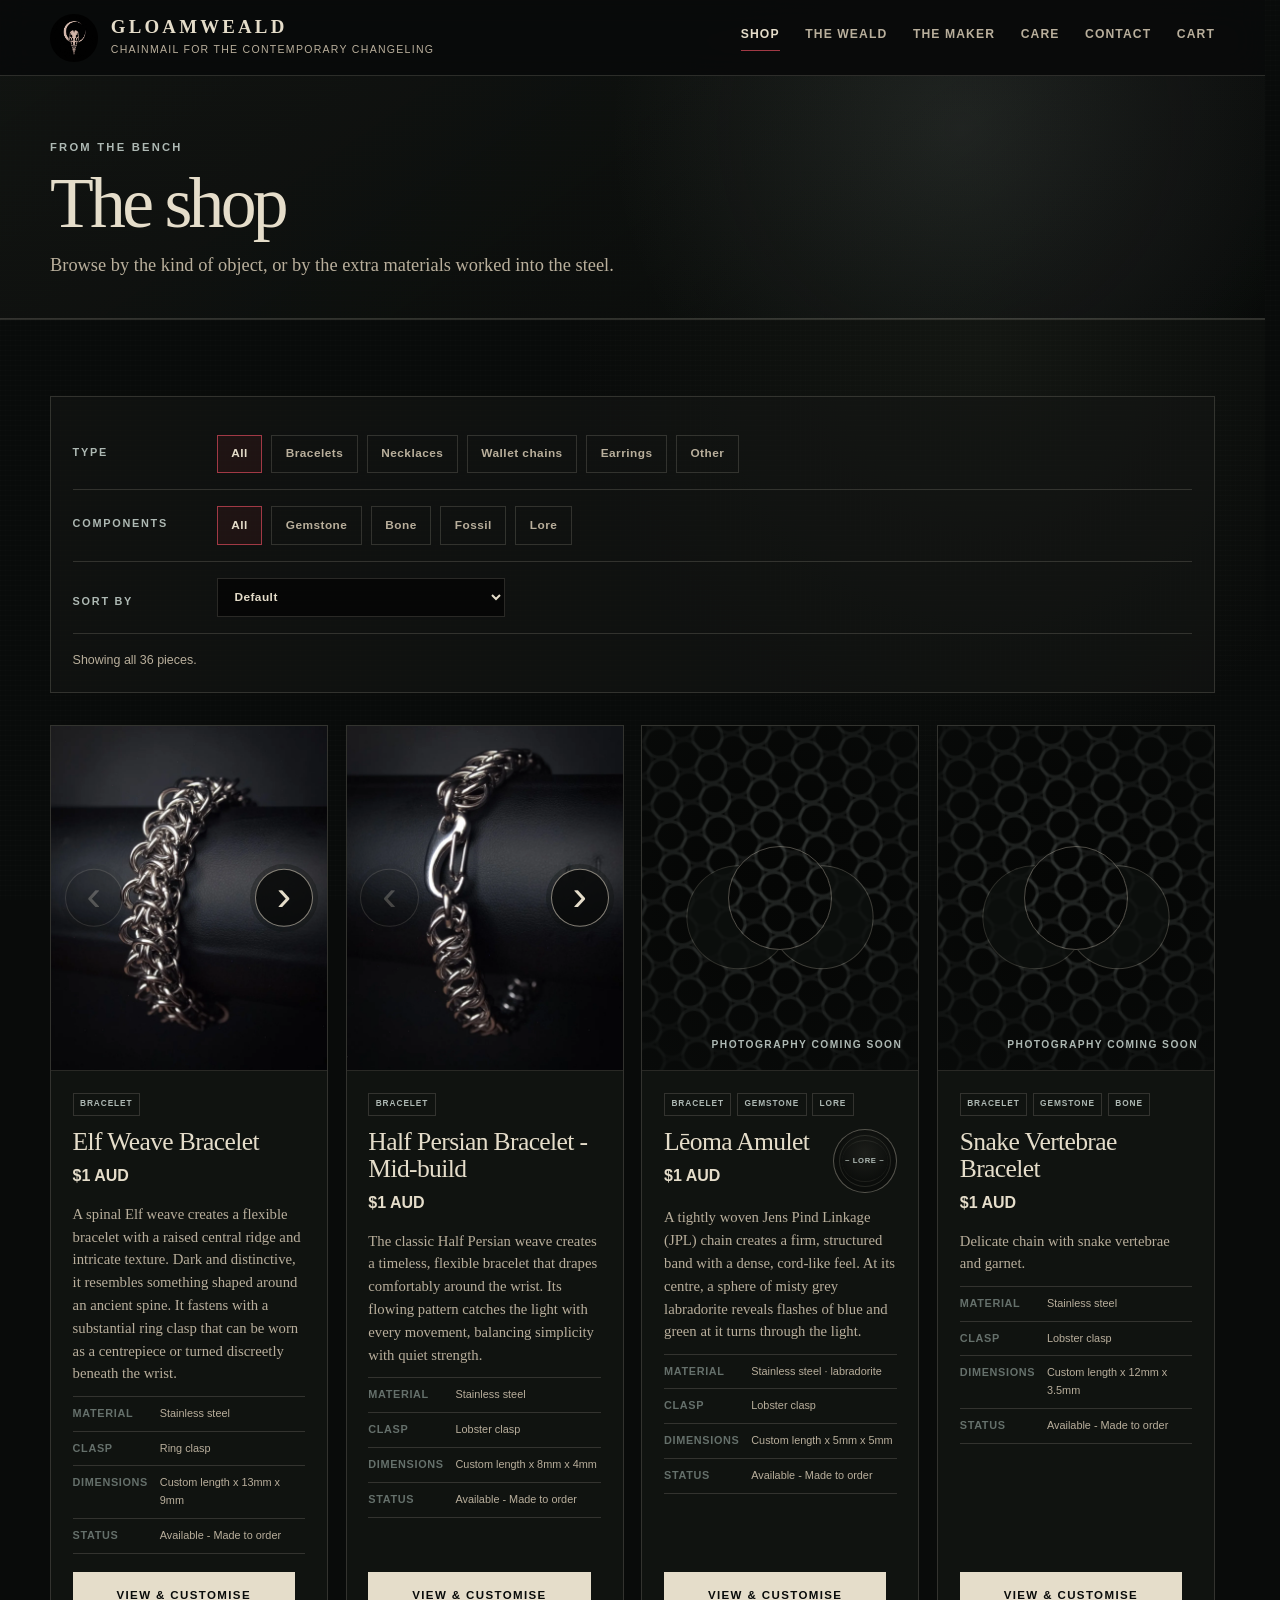
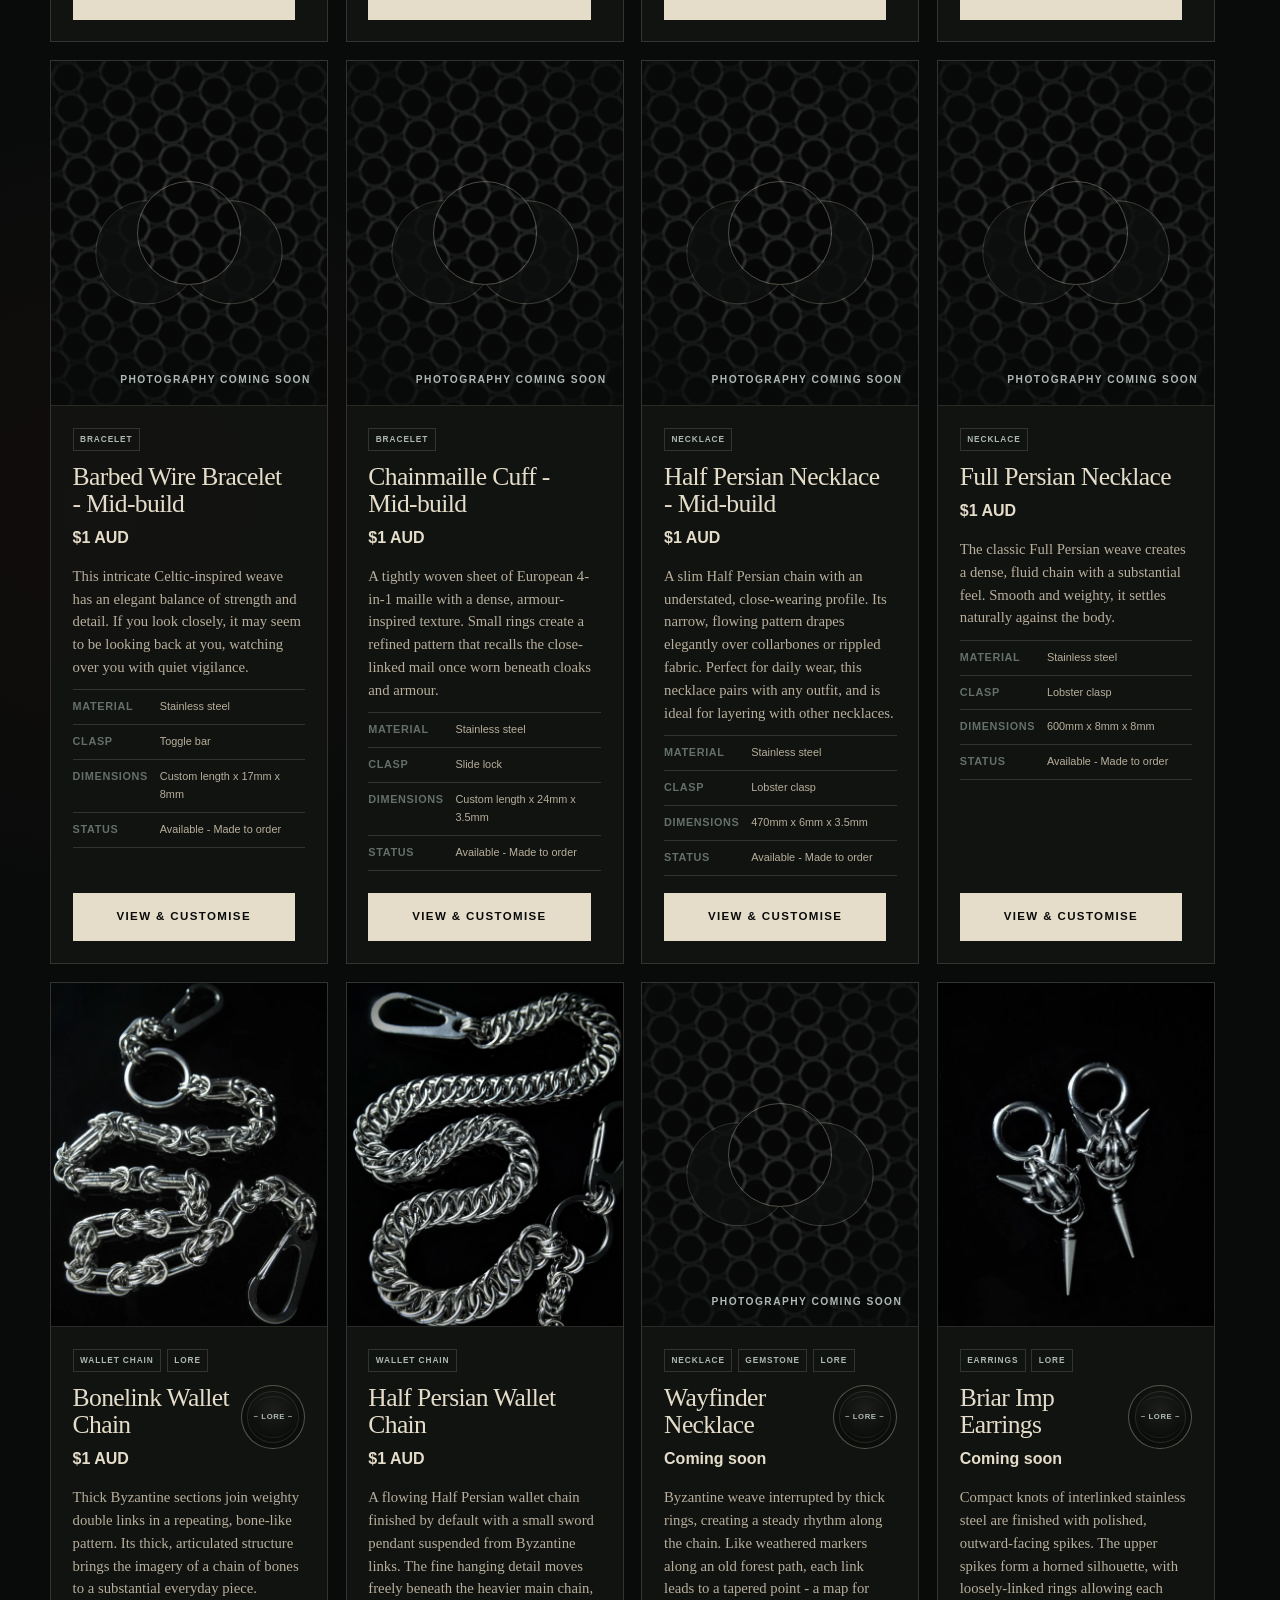
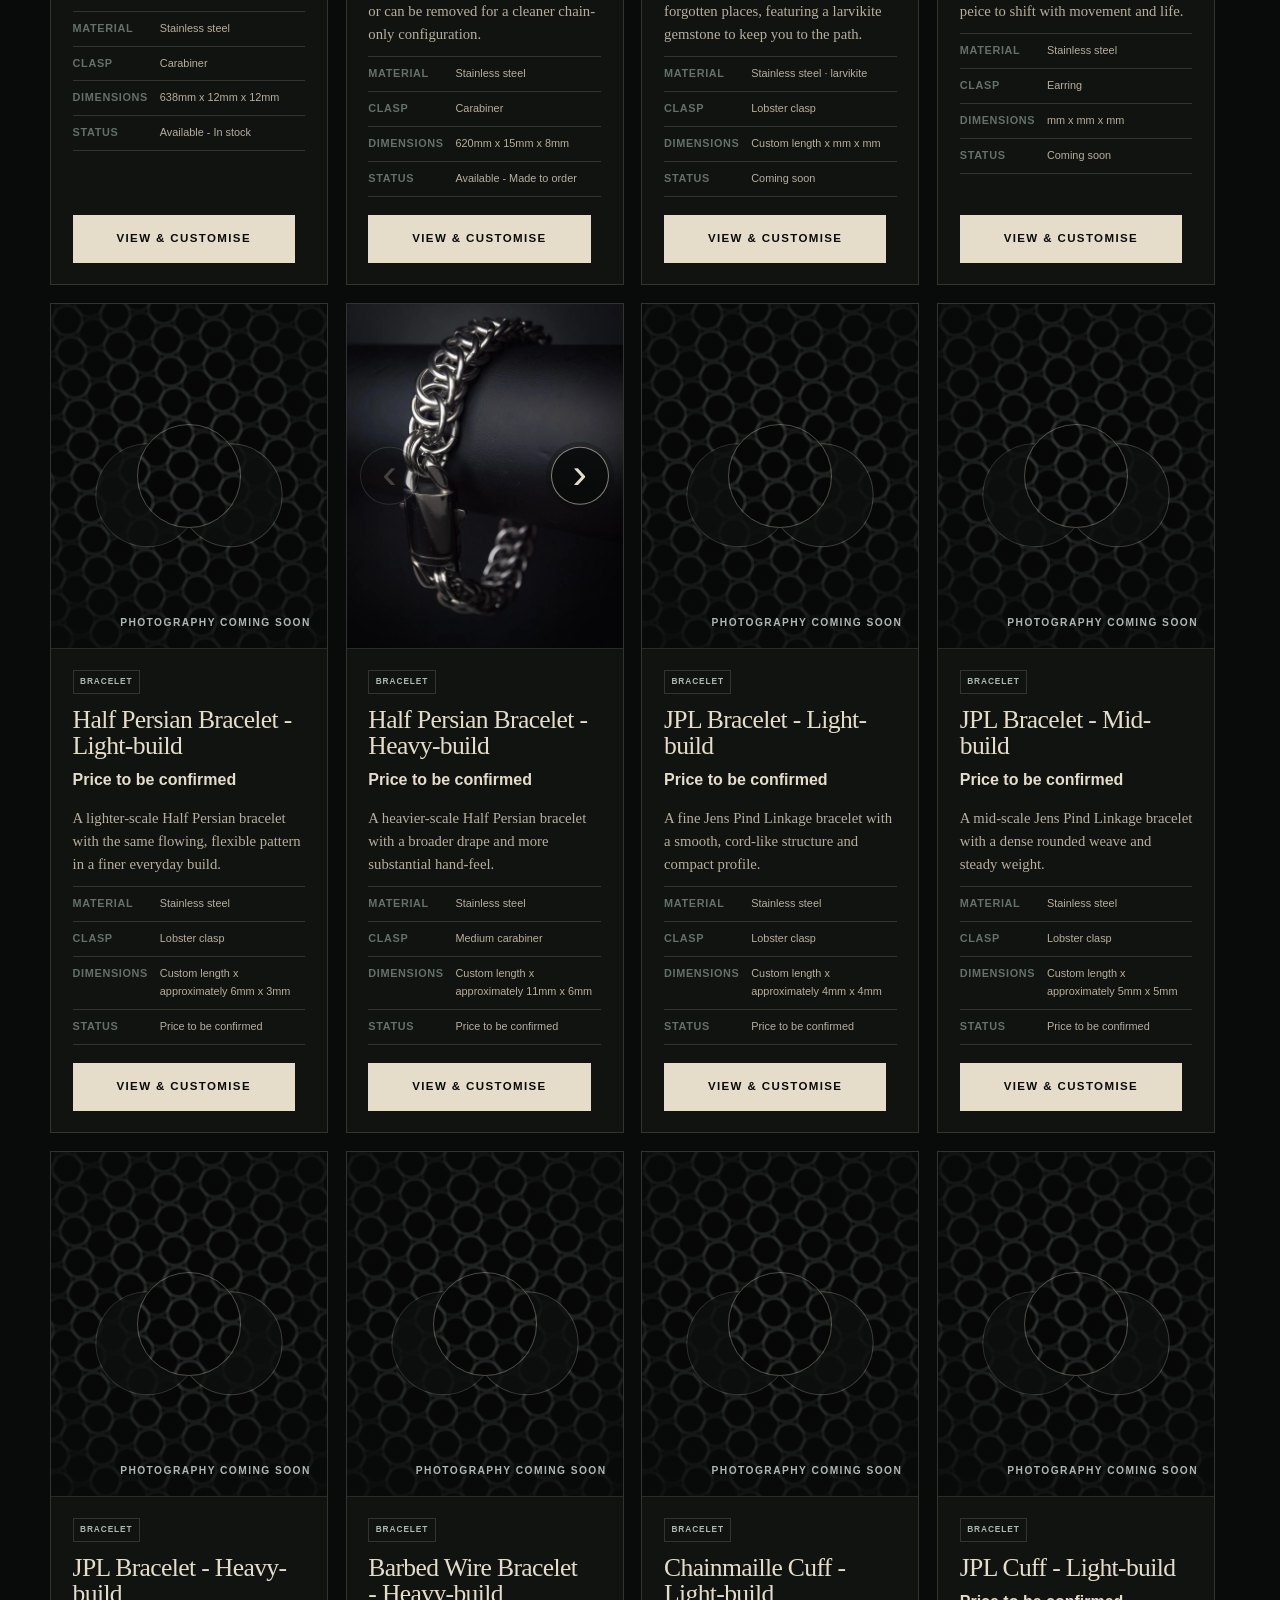
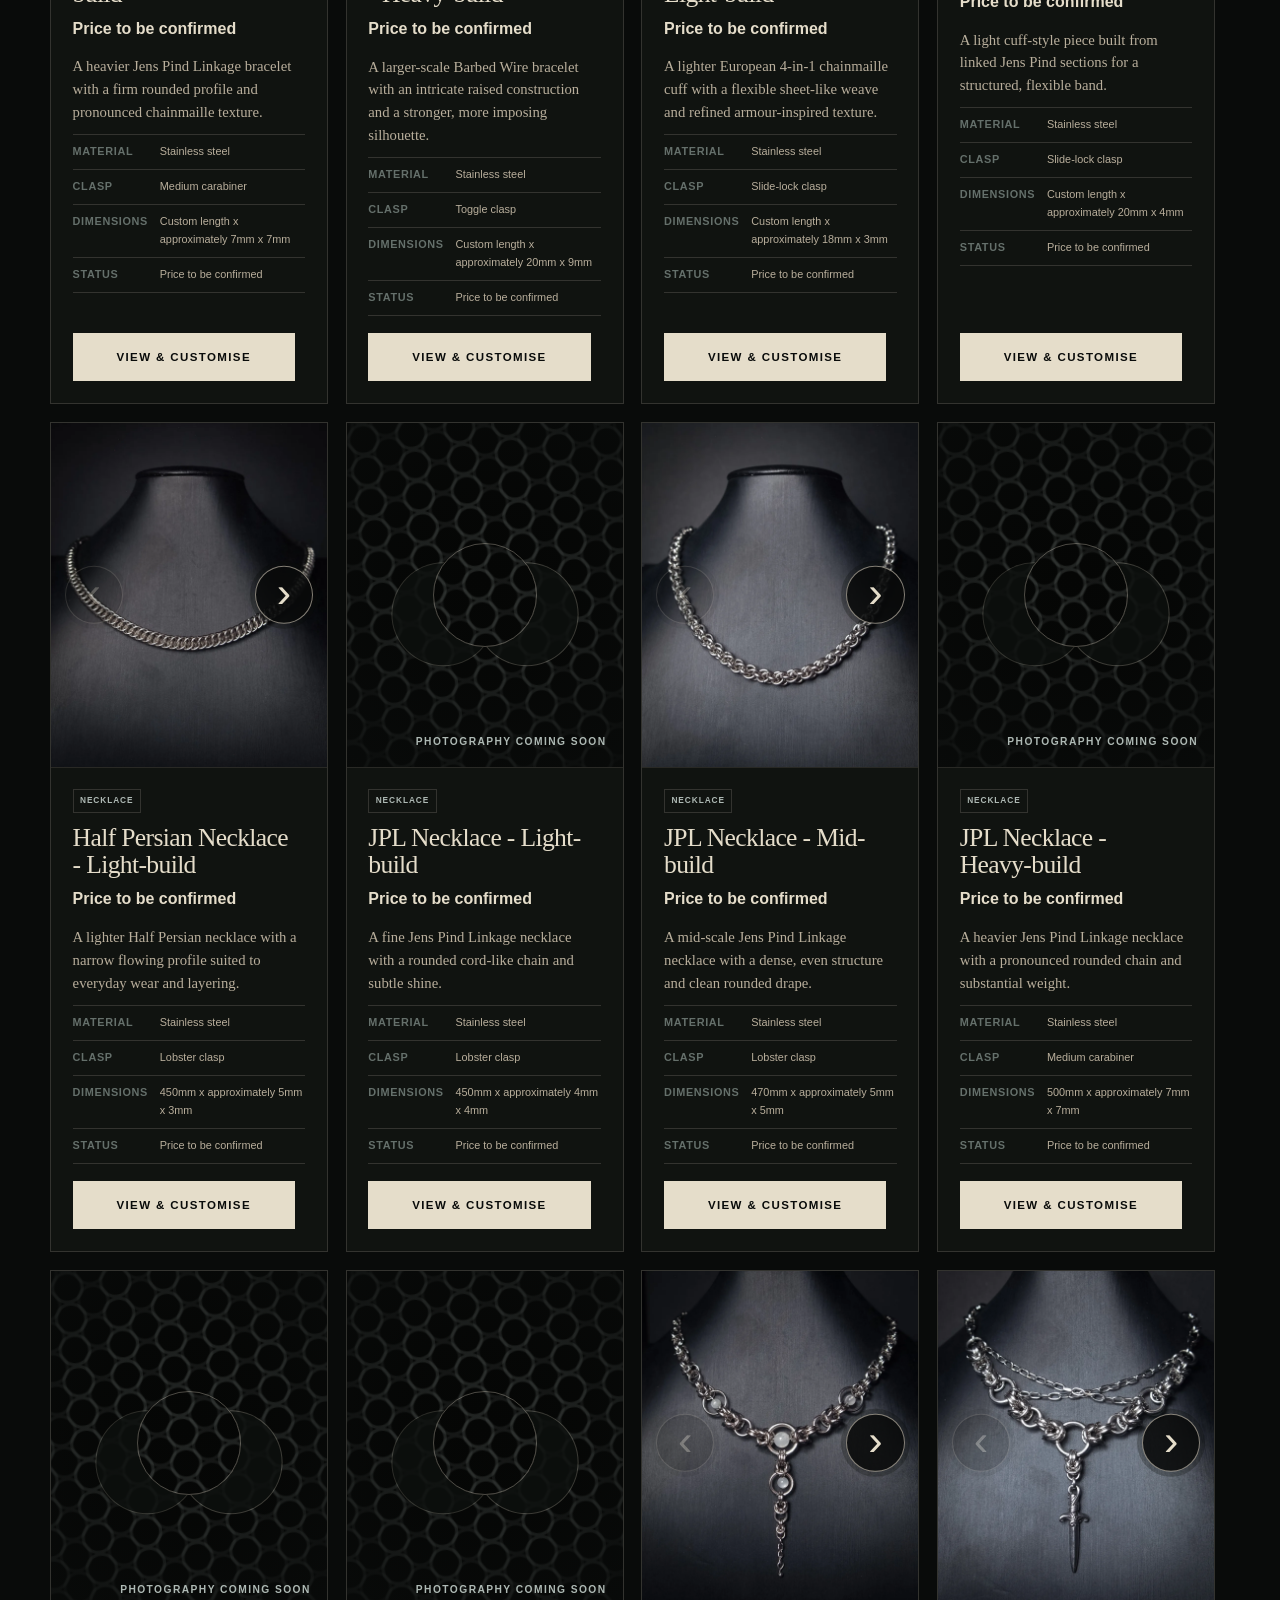
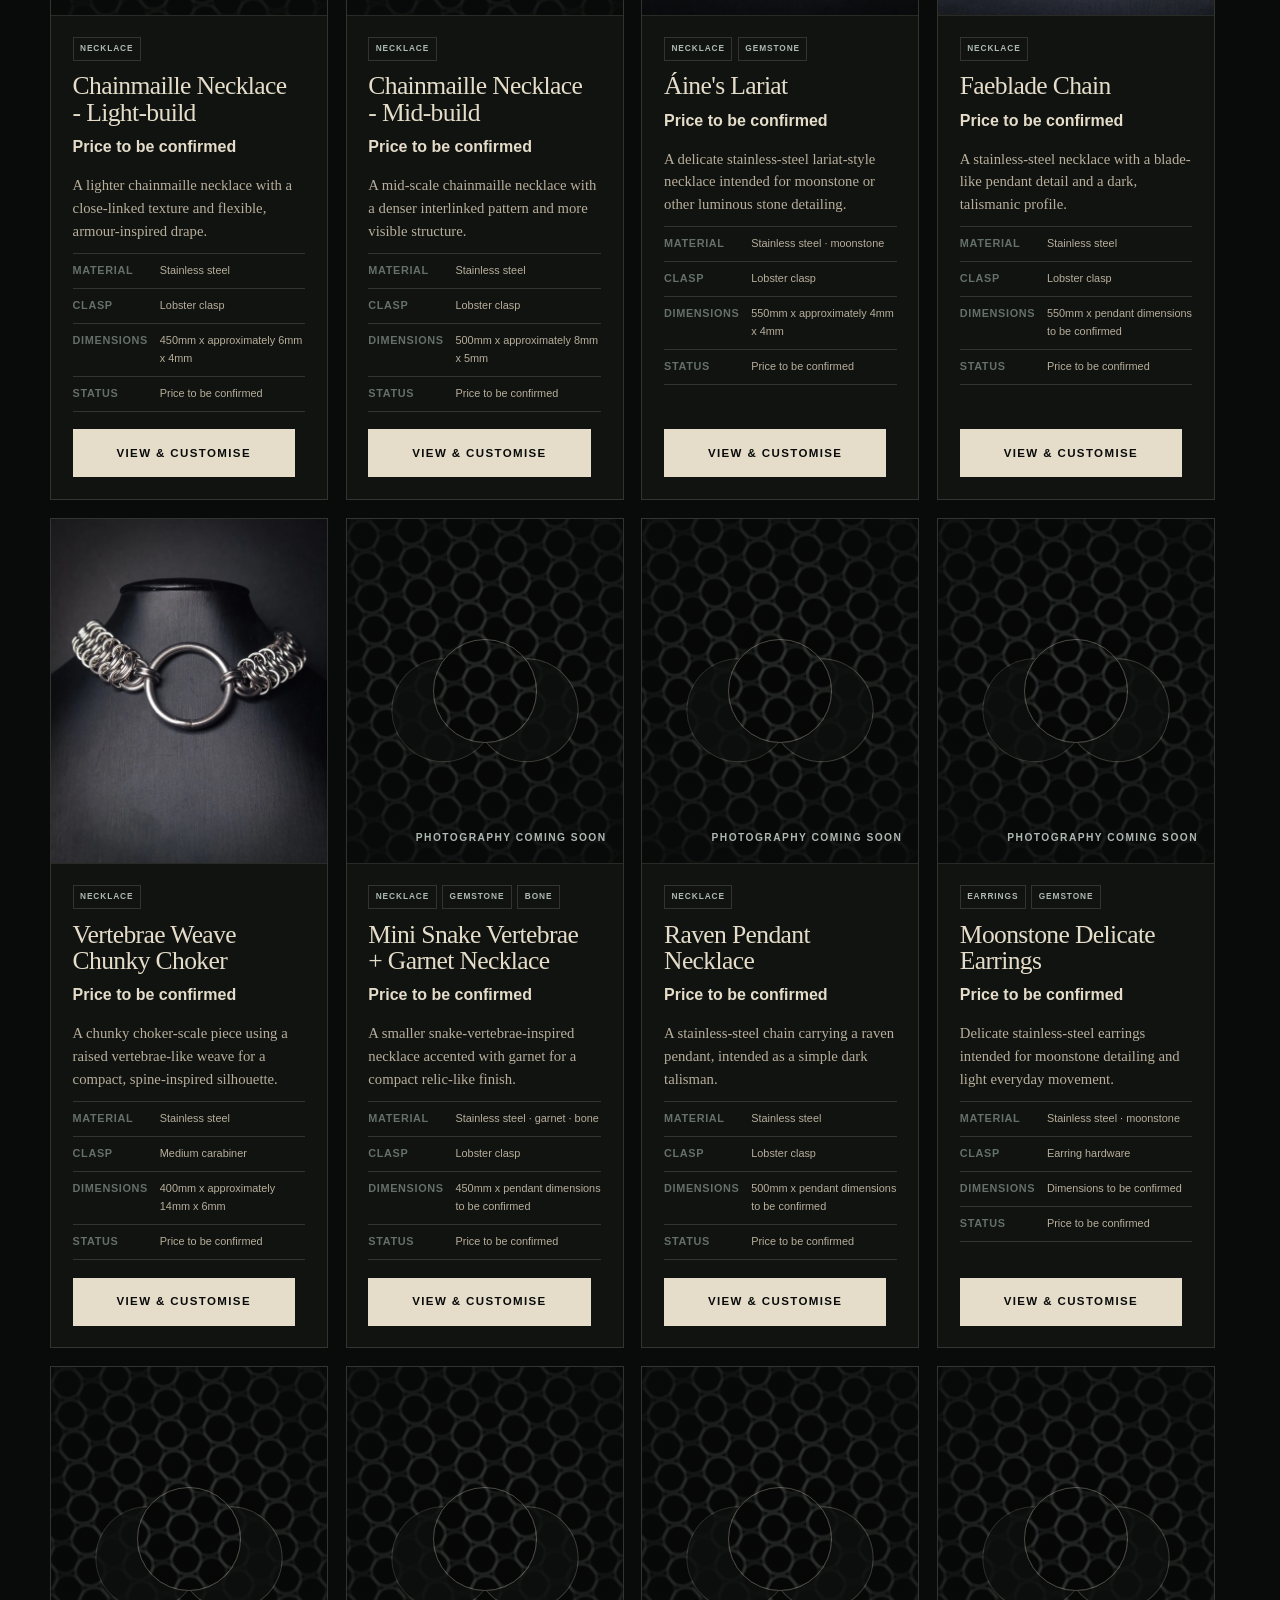
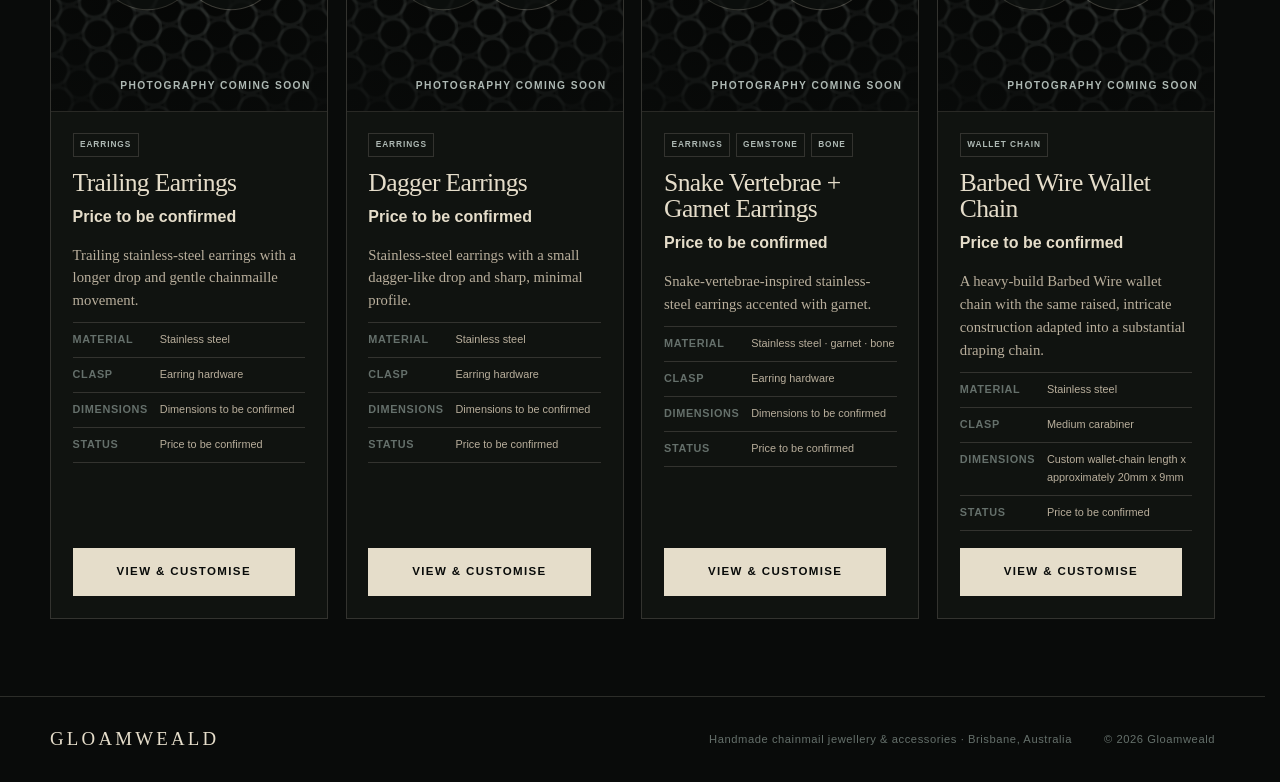
<file: shop.html>
<!doctype html>
<html lang="en-AU">
<head>
  <meta charset="utf-8" />
  <meta name="viewport" content="width=device-width, initial-scale=1" />
  <title>Shop | Gloamweald</title>
  <meta name="description" content="Browse Gloamweald handmade chainmail jewellery and accessories by type and component." />
  <meta name="theme-color" content="#090b0a" />
  <link rel="icon" href="assets/images/many-eyed-raven-logo.jpg" type="image/jpeg" />
  <link rel="stylesheet" href="style.css" />
  <link rel="stylesheet" href="layout.css" />
  <link rel="stylesheet" href="lore.css" />
  <script src="products.js" defer></script>
  <script src="script.js" defer></script>
</head>
<body>
  <a class="skip-link" href="#main-content">Skip to content</a>
  <header class="site-header">
    <a class="brand" href="index.html" aria-label="Gloamweald home">
      <img class="brand-mark" src="assets/images/many-eyed-raven-logo.jpg" alt="" width="48" height="48" />
      <span><strong>Gloamweald</strong><small>Chainmail for the contemporary changeling</small></span>
    </a>
    <nav aria-label="Main navigation">
      <a href="shop.html" aria-current="page">Shop</a>
      <a href="weald.html">The Weald</a>
      <a href="about.html">The maker</a>
      <a href="care.html">Care</a>
      <a href="contact.html">Contact</a>
    </nav>
  </header>

  <main id="main-content">
    <header class="page-hero page-hero--shop">
      <p class="eyebrow">From the bench</p>
      <h1>The shop</h1>
      <p>Browse by the kind of object, or by the extra materials worked into the steel.</p>
    </header>

    <section class="section shop-section" aria-labelledby="shop-filter-title">
      <h2 id="shop-filter-title" class="visually-hidden">Filter the shop</h2>
      <div class="filter-panel" aria-label="Shop filters">
        <fieldset class="filter-group">
          <legend>Type</legend>
          <div class="filter-options">
            <button type="button" data-filter-group="type" data-filter-value="all" aria-pressed="true">All</button>
            <button type="button" data-filter-group="type" data-filter-value="bracelets" aria-pressed="false">Bracelets</button>
            <button type="button" data-filter-group="type" data-filter-value="necklaces" aria-pressed="false">Necklaces</button>
            <button type="button" data-filter-group="type" data-filter-value="wallet-chains" aria-pressed="false">Wallet chains</button>
            <button type="button" data-filter-group="type" data-filter-value="earrings" aria-pressed="false">Earrings</button>
            <button type="button" data-filter-group="type" data-filter-value="other" aria-pressed="false">Other</button>
          </div>
        </fieldset>

        <fieldset class="filter-group">
          <legend>Components</legend>
          <div class="filter-options">
            <button type="button" data-filter-group="component" data-filter-value="all" aria-pressed="true">All</button>
            <button type="button" data-filter-group="component" data-filter-value="gemstone" aria-pressed="false">Gemstone</button>
            <button type="button" data-filter-group="component" data-filter-value="bone" aria-pressed="false">Bone</button>
            <button type="button" data-filter-group="component" data-filter-value="fossil" aria-pressed="false">Fossil</button>
            <button type="button" data-filter-group="component" data-filter-value="lore" aria-pressed="false">Lore</button>
          </div>
        </fieldset>

        <fieldset class="filter-group filter-group--sort">
          <legend>Sort by</legend>
          <div class="filter-options filter-options--sort">
            <select class="shop-sort" id="shop-sort" aria-label="Sort shop products">
              <option value="default">Default</option>
              <option value="price-ascending">Price: Low-to-high</option>
              <option value="price-descending">Price: High-to-low</option>
              <option value="made-to-order">Available (Made to order)</option>
            </select>
          </div>
        </fieldset>

        <div class="filter-summary">
          <p id="filter-status" aria-live="polite">Loading pieces…</p>
          <button id="clear-filters" class="quiet-button" type="button" hidden>Clear filters</button>
        </div>
      </div>

      <div class="product-grid" data-product-grid data-shop-grid></div>
      <noscript><p class="empty-state">JavaScript is needed to display and filter the catalogue.</p></noscript>

      <div id="empty-state" class="empty-state" hidden>
        <p class="eyebrow">Nothing here yet</p>
        <h3>This part of the weald is still growing.</h3>
        <p>Try another filter, or return later to see what has left the bench.</p>
      </div>
    </section>
  </main>

  <footer>
    <a class="footer-brand" href="index.html">Gloamweald</a>
    <p>Handmade chainmail jewellery &amp; accessories · Brisbane, Australia</p>
    <p>© 2026 Gloamweald</p>
  </footer>
</body>
</html>
</file>
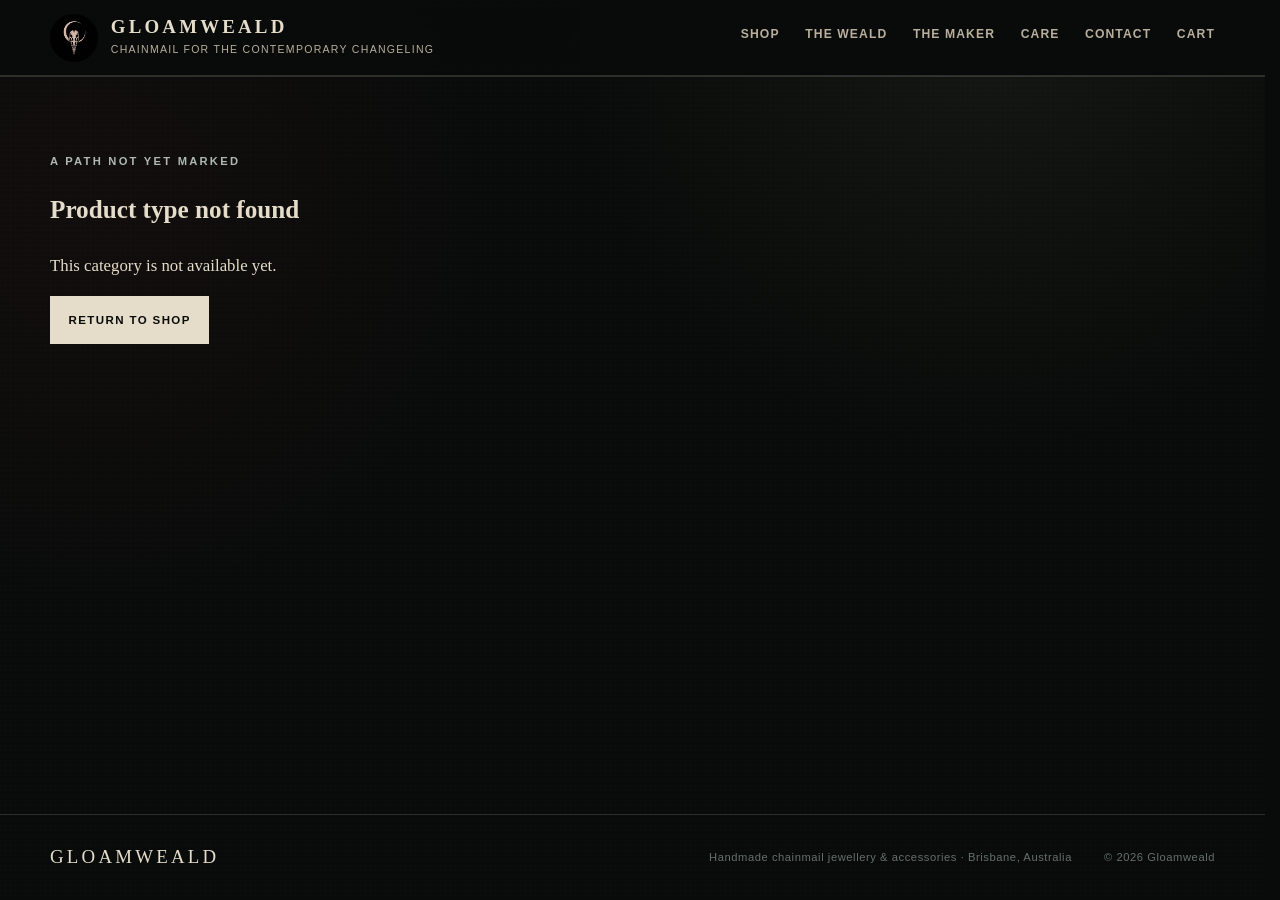
<file: type.html>
<!doctype html>
<html lang="en-AU">
<head>
  <meta charset="utf-8" />
  <meta name="viewport" content="width=device-width, initial-scale=1" />
  <base href="/" />
  <title>Product type | Gloamweald</title>
  <meta name="description" content="Browse Gloamweald handmade chainmail by product type." />
  <meta name="theme-color" content="#090b0a" />
  <link rel="icon" href="assets/images/many-eyed-raven-logo.jpg" type="image/jpeg" />
  <link rel="stylesheet" href="style.css" />
  <link rel="stylesheet" href="layout.css" />
  <link rel="stylesheet" href="lore.css" />
  <script src="products.js" defer></script>
  <script src="script.js" defer></script>
</head>
<body>
  <a class="skip-link" href="#main-content">Skip to content</a>
  <header class="site-header">
    <a class="brand" href="index.html" aria-label="Gloamweald home">
      <img class="brand-mark" src="assets/images/many-eyed-raven-logo.jpg" alt="" width="48" height="48" />
      <span><strong>Gloamweald</strong><small>Chainmail for the contemporary changeling</small></span>
    </a>
    <nav aria-label="Main navigation">
      <a href="shop.html">Shop</a>
      <a href="weald.html">The Weald</a>
      <a href="about.html">The maker</a>
      <a href="care.html">Care</a>
      <a href="contact.html">Contact</a>
    </nav>
  </header>

  <main id="main-content" data-product-type-page>
    <section class="section product-not-found">
      <p class="eyebrow">Loading</p>
      <h1>Finding this path...</h1>
    </section>
  </main>

  <footer>
    <a class="footer-brand" href="index.html">Gloamweald</a>
    <p>Handmade chainmail jewellery &amp; accessories &middot; Brisbane, Australia</p>
    <p>&copy; 2026 Gloamweald</p>
  </footer>
</body>
</html>
</file>
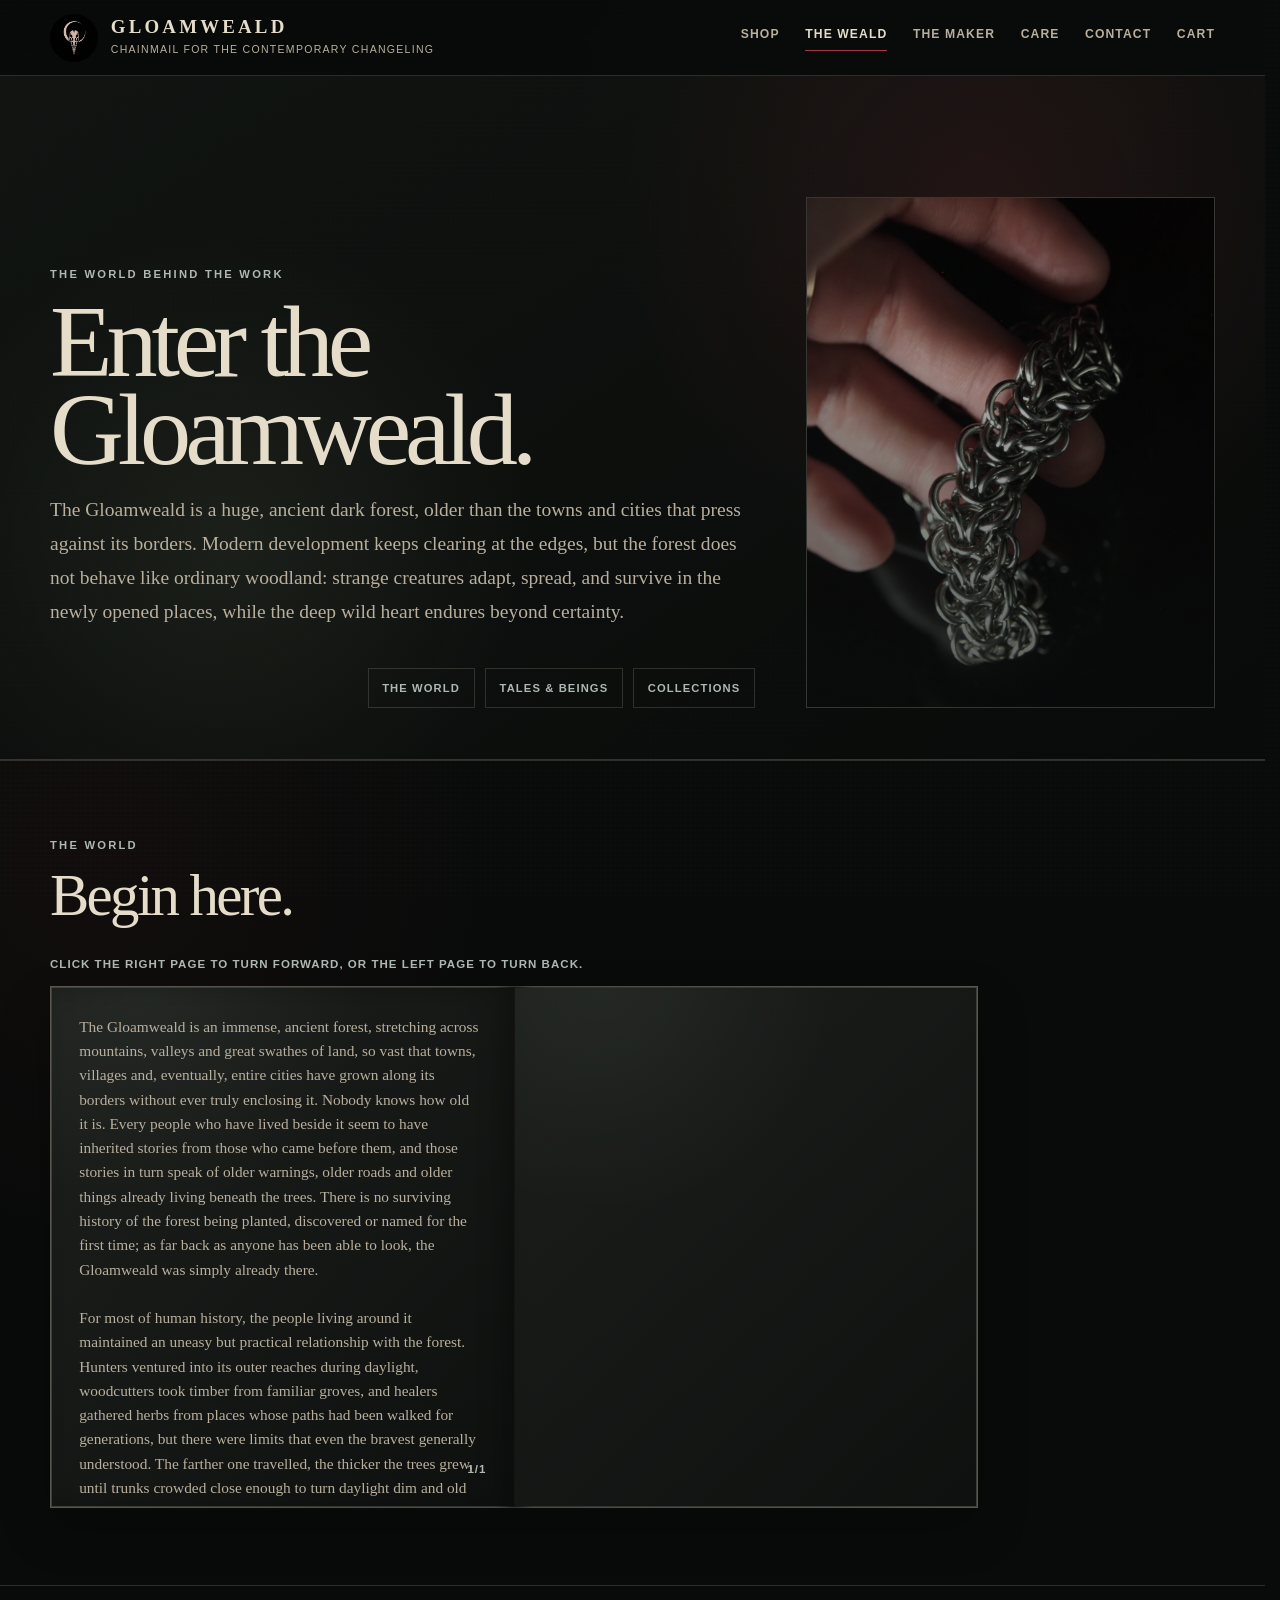
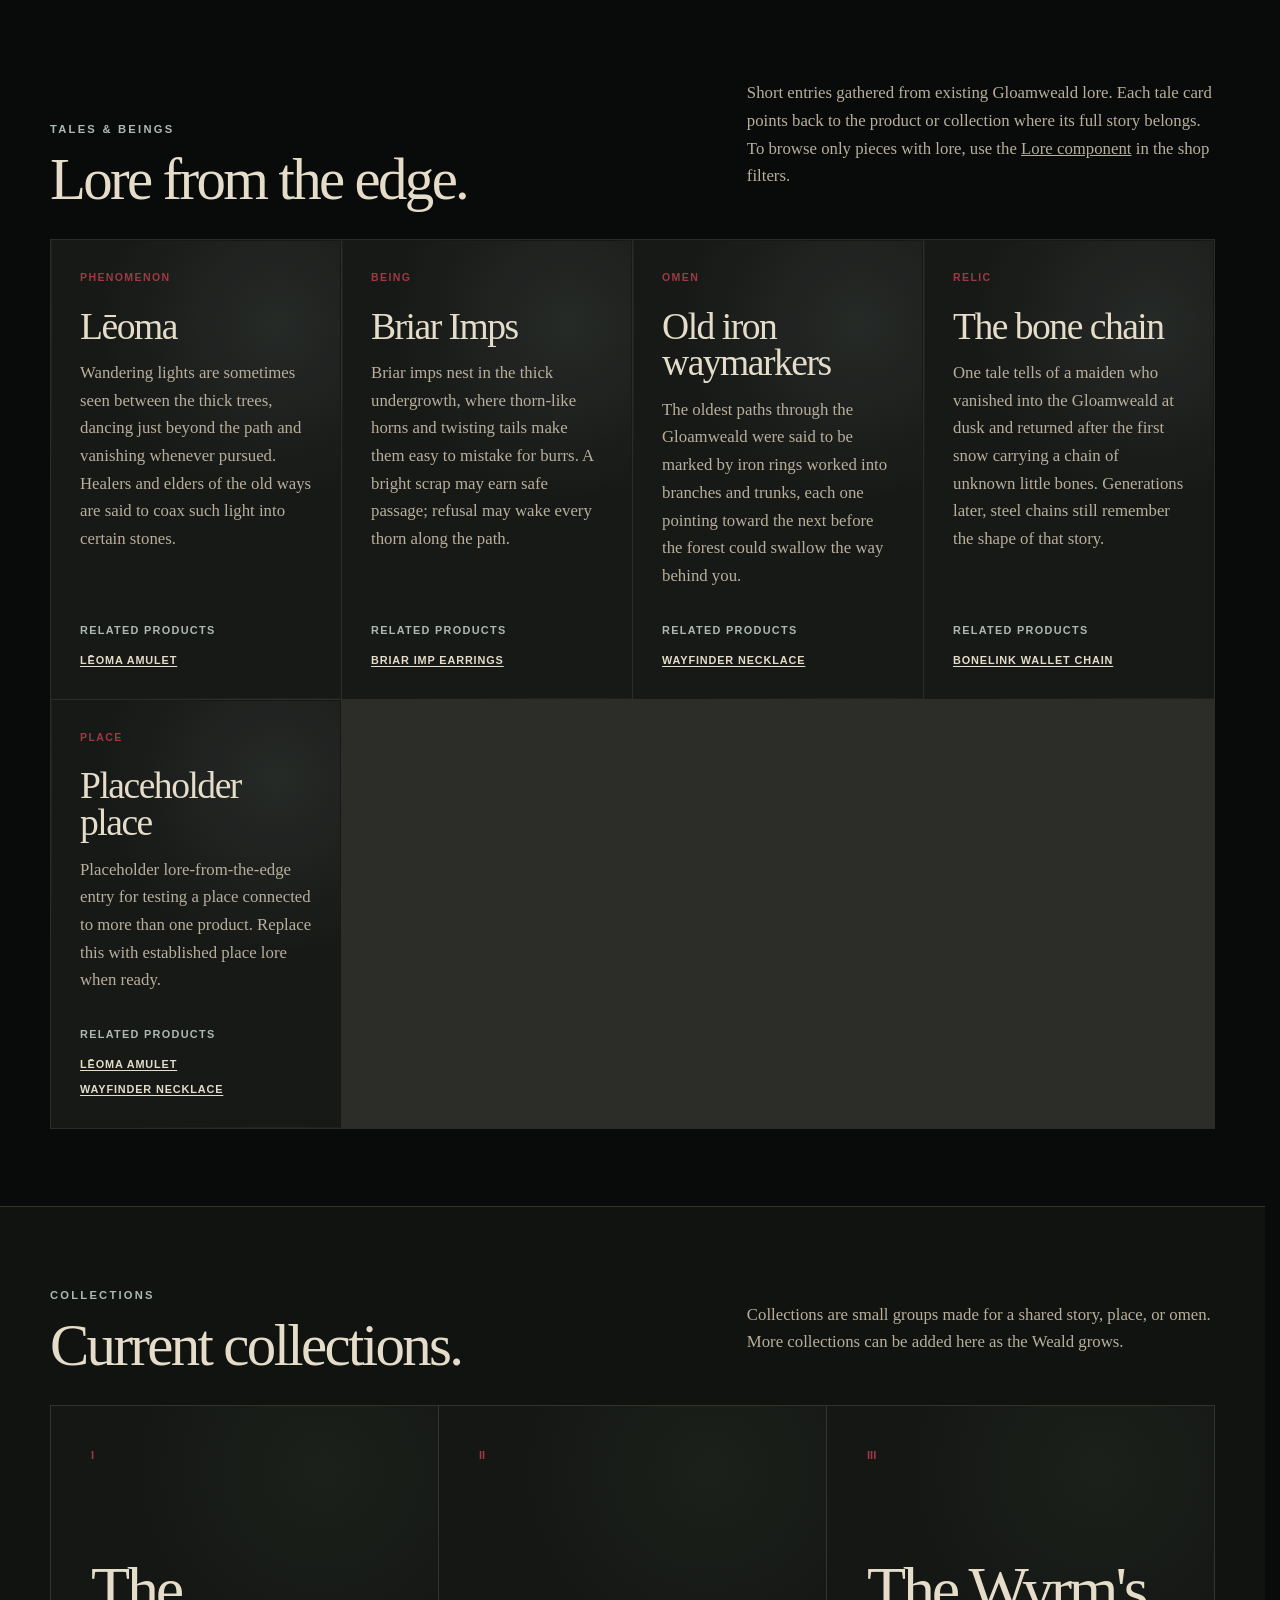
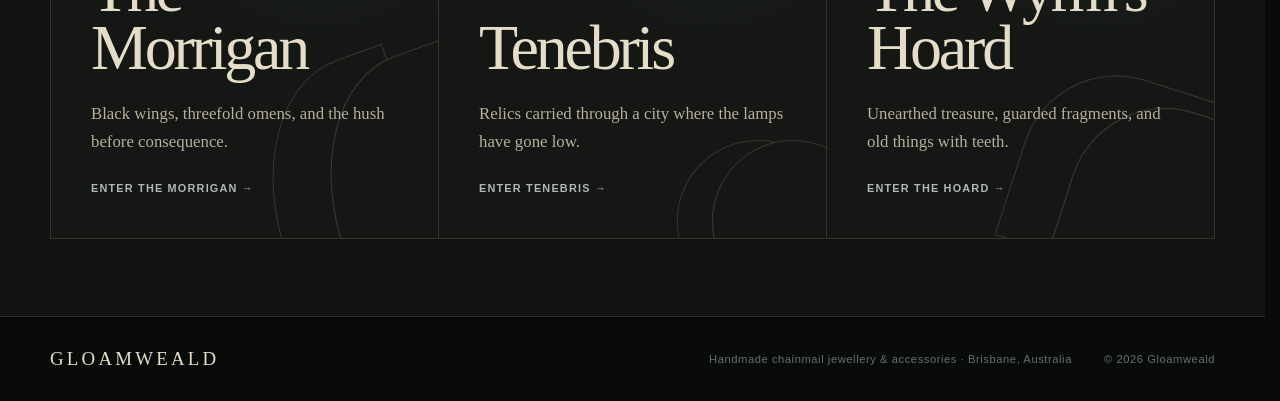
<file: weald.html>
<!doctype html>
<html lang="en-AU">
<head>
  <meta charset="utf-8" />
  <meta name="viewport" content="width=device-width, initial-scale=1" />
  <title>The Weald | Gloamweald</title>
  <meta name="description" content="Enter the Gloamweald: tales, beings, and collections from the world behind the work." />
  <meta name="theme-color" content="#090b0a" />
  <link rel="icon" href="assets/images/many-eyed-raven-logo.jpg" type="image/jpeg" />
  <link rel="stylesheet" href="style.css" />
  <link rel="stylesheet" href="layout.css" />
  <link rel="stylesheet" href="lore.css" />
  <link rel="stylesheet" href="weald.css?v=book-fit" />
  <script src="products.js" defer></script>
  <script src="script.js" defer></script>
  <script type="module" src="weald.js?v=book-fit"></script>
</head>
<body>
  <a class="skip-link" href="#main-content">Skip to content</a>
  <header class="site-header">
    <a class="brand" href="index.html" aria-label="Gloamweald home">
      <img class="brand-mark" src="assets/images/many-eyed-raven-logo.jpg" alt="" width="48" height="48" />
      <span><strong>Gloamweald</strong><small>Chainmail for the contemporary changeling</small></span>
    </a>
    <nav aria-label="Main navigation">
      <a href="shop.html">Shop</a>
      <a href="weald.html" aria-current="page">The Weald</a>
      <a href="about.html">The maker</a>
      <a href="care.html">Care</a>
      <a href="contact.html">Contact</a>
    </nav>
  </header>

  <main id="main-content">
    <header class="weald-hero" data-weald-hero></header>

    <noscript>
      <section class="section">
        <p class="eyebrow">The world behind the work</p>
        <h1>Enter the Gloamweald.</h1>
        <p>JavaScript is needed to display the full Weald hub. You can still browse the shop and collection pages directly.</p>
        <p><a class="button button--solid" href="shop.html">Enter the shop</a></p>
      </section>
    </noscript>

    <section class="section weald-section weald-section--world" id="the-world" aria-labelledby="the-world-title" data-weald-world></section>

    <section class="section weald-section weald-section--notes" id="tales-and-beings" aria-labelledby="lore-from-edge-title">
      <div class="section-heading">
        <div>
          <p class="eyebrow">Tales &amp; Beings</p>
          <h2 id="lore-from-edge-title">Lore from the edge.</h2>
        </div>
        <p>
          Short entries gathered from existing Gloamweald lore. Each tale card points
          back to the product or collection where its full story belongs. To browse
          only pieces with lore, use the <a href="shop.html?component=lore">Lore component</a>
          in the shop filters.
        </p>
      </div>
      <div class="tale-card-grid" data-lore-from-edge></div>
    </section>

    <section class="section collections-section weald-section" id="collections" aria-labelledby="weald-collections-title">
      <div class="section-heading">
        <div>
          <p class="eyebrow">Collections</p>
          <h2 id="weald-collections-title">Current collections.</h2>
        </div>
        <p>
          Collections are small groups made for a shared story, place, or omen.
          More collections can be added here as the Weald grows.
        </p>
      </div>
      <div class="collection-grid" data-weald-collections></div>
    </section>
  </main>

  <footer>
    <a class="footer-brand" href="index.html">Gloamweald</a>
    <p>Handmade chainmail jewellery &amp; accessories · Brisbane, Australia</p>
    <p>© 2026 Gloamweald</p>
  </footer>
</body>
</html>
</file>
<file: style.css>
:root {
  --ink: #090b0a;
  --ink-soft: #101310;
  --panel: #141714;
  --panel-raised: #191c18;
  --bone: #e5ddca;
  --bone-dim: #b9af9c;
  --steel: #aeb9b4;
  --steel-dark: #65706b;
  --moss: #59624b;
  --blood: #7d2630;
  --blood-bright: #a13945;
  --line: rgba(229, 221, 202, 0.16);
  --line-strong: rgba(229, 221, 202, 0.32);
  --serif: "Iowan Old Style", "Palatino Linotype", "Book Antiqua", Palatino, Georgia, serif;
  --sans: "Aptos", "Segoe UI", Helvetica, Arial, sans-serif;
  --content: 1180px;
}

* {
  box-sizing: border-box;
}

html {
  scroll-behavior: smooth;
  scroll-padding-top: 7rem;
}

html.lightbox-open {
  overflow: hidden;
}

body {
  margin: 0;
  min-width: 320px;
  background:
    radial-gradient(circle at 78% 4%, rgba(89, 98, 75, 0.13), transparent 26rem),
    radial-gradient(circle at 8% 24%, rgba(125, 38, 48, 0.08), transparent 24rem),
    var(--ink);
  color: var(--bone);
  font-family: var(--serif);
  font-size: 1.05rem;
  line-height: 1.65;
  text-rendering: optimizeLegibility;
}

body::before {
  position: fixed;
  z-index: -1;
  inset: 0;
  background-image:
    linear-gradient(rgba(255, 255, 255, 0.012) 1px, transparent 1px),
    linear-gradient(90deg, rgba(255, 255, 255, 0.009) 1px, transparent 1px);
  background-size: 5px 5px;
  content: "";
  pointer-events: none;
}

a,
button {
  -webkit-tap-highlight-color: transparent;
}

a {
  color: inherit;
}

button {
  font: inherit;
}

button,
a {
  transition:
    border-color 180ms ease,
    background-color 180ms ease,
    color 180ms ease,
    transform 180ms ease;
}

:focus-visible {
  outline: 2px solid var(--bone);
  outline-offset: 4px;
}

.visually-hidden {
  position: absolute;
  width: 1px;
  height: 1px;
  padding: 0;
  overflow: hidden;
  clip: rect(0, 0, 0, 0);
  white-space: nowrap;
  border: 0;
}

[hidden] {
  display: none !important;
}

.skip-link {
  position: fixed;
  z-index: 100;
  top: 0.75rem;
  left: 0.75rem;
  padding: 0.75rem 1rem;
  transform: translateY(-150%);
  background: var(--bone);
  color: var(--ink);
  font-family: var(--sans);
  font-weight: 700;
}

.skip-link:focus {
  transform: translateY(0);
}

.site-header {
  position: sticky;
  z-index: 20;
  top: 0;
  display: flex;
  align-items: center;
  flex-wrap: wrap;
  justify-content: space-between;
  gap: 2rem;
  padding: 0.85rem max(1.25rem, calc((100vw - var(--content)) / 2));
  border-bottom: 1px solid var(--line);
  background: rgba(9, 11, 10, 0.9);
  backdrop-filter: blur(16px);
}

.brand {
  display: inline-flex;
  align-items: center;
  gap: 0.8rem;
  min-width: 0;
  text-decoration: none;
}

.brand-mark {
  flex: 0 0 auto;
  border-radius: 50%;
  object-fit: cover;
}

.brand span {
  display: grid;
}

.brand strong,
.footer-brand {
  font-size: 1.18rem;
  letter-spacing: 0.17em;
  line-height: 1.1;
  overflow-wrap: anywhere;
  text-transform: uppercase;
}

.brand small {
  margin-top: 0.2rem;
  color: var(--bone-dim);
  font-family: var(--sans);
  font-size: 0.66rem;
  letter-spacing: 0.12em;
  text-transform: uppercase;
}

nav {
  display: flex;
  align-items: center;
  flex-wrap: wrap;
  justify-content: flex-end;
  gap: clamp(0.9rem, 2vw, 1.75rem);
  min-width: 0;
}

nav a {
  position: relative;
  color: var(--bone-dim);
  font-family: var(--sans);
  font-size: 0.76rem;
  font-weight: 700;
  letter-spacing: 0.09em;
  text-decoration: none;
  text-transform: uppercase;
}

nav a::after {
  position: absolute;
  right: 0;
  bottom: -0.4rem;
  left: 0;
  height: 1px;
  transform: scaleX(0);
  background: var(--blood-bright);
  content: "";
  transform-origin: left;
  transition: transform 180ms ease;
}

nav a:hover {
  color: var(--bone);
}

nav a:hover::after {
  transform: scaleX(1);
}

nav a[aria-current="page"] {
  color: var(--bone);
}

nav a[aria-current="page"]::after {
  transform: scaleX(1);
}

.cart-nav-link {
  display: inline-flex;
  align-items: center;
  gap: 0.45rem;
}

.cart-count {
  display: inline-grid;
  min-width: 1.35rem;
  min-height: 1.35rem;
  padding: 0 0.32rem;
  place-items: center;
  border: 1px solid rgba(229, 221, 202, 0.3);
  border-radius: 999px;
  background: var(--blood-bright);
  color: var(--bone);
  font-size: 0.62rem;
  line-height: 1;
}

.hero {
  display: grid;
  grid-template-columns: minmax(0, 1.35fr) minmax(280px, 0.65fr);
  align-items: center;
  gap: clamp(2rem, 5vw, 5rem);
  width: min(var(--content), calc(100% - 2.5rem));
  min-height: clamp(24rem, 58svh, 36rem);
  margin: 0 auto;
  padding: clamp(2.75rem, 5vw, 4.75rem) 0;
}

.eyebrow,
.specimen-number {
  margin: 0 0 1rem;
  color: var(--steel);
  font-family: var(--sans);
  font-size: 0.7rem;
  font-weight: 800;
  letter-spacing: 0.2em;
  line-height: 1.3;
  text-transform: uppercase;
}

.hero h1 {
  max-width: min(100%, 9ch);
  margin: 0;
  font-size: clamp(3.1rem, 6.5vw, 6.4rem);
  font-weight: 500;
  letter-spacing: -0.055em;
  line-height: 0.9;
  overflow-wrap: anywhere;
  text-wrap: balance;
}

.hero-intro {
  max-width: 40rem;
  margin: 1.35rem 0 0;
  color: var(--bone-dim);
  font-size: clamp(1.02rem, 1.7vw, 1.22rem);
}

.hero-actions,
.contact-links {
  display: flex;
  flex-wrap: wrap;
  align-items: center;
  gap: 1.25rem;
  margin-top: 1.45rem;
}

.button {
  display: inline-flex;
  align-items: center;
  justify-content: center;
  min-height: 3rem;
  padding: 0.75rem 1.1rem;
  border: 1px solid var(--line-strong);
  background: transparent;
  color: var(--bone);
  font-family: var(--sans);
  font-size: 0.72rem;
  font-weight: 800;
  letter-spacing: 0.12em;
  line-height: 1.2;
  text-decoration: none;
  text-transform: uppercase;
}

.button:hover {
  border-color: var(--bone);
  background: rgba(229, 221, 202, 0.06);
  transform: translateY(-2px);
}

.button--solid {
  border-color: var(--bone);
  background: var(--bone);
  color: var(--ink);
}

.button--solid:hover {
  border-color: var(--bone);
  background: transparent;
  color: var(--bone);
}

.text-link {
  color: var(--bone);
  font-family: var(--sans);
  font-size: 0.76rem;
  font-weight: 800;
  letter-spacing: 0.1em;
  text-underline-offset: 0.35rem;
  text-transform: uppercase;
}

.text-link:hover {
  color: var(--steel);
}

.material-note {
  position: relative;
  margin: 0;
  border: 1px solid var(--line);
  background: rgba(20, 23, 20, 0.62);
}

.material-note::before,
.material-note::after {
  position: absolute;
  width: 1.3rem;
  height: 1.3rem;
  border-color: var(--blood-bright);
  content: "";
}

.material-note::before {
  top: -1px;
  left: -1px;
  border-top: 1px solid;
  border-left: 1px solid;
}

.material-note::after {
  right: -1px;
  bottom: -1px;
  border-right: 1px solid;
  border-bottom: 1px solid;
}

.mail-swatch {
  position: relative;
  display: grid;
  min-height: 19rem;
  overflow: hidden;
  place-items: center;
  border-bottom: 1px solid var(--line);
  background:
    radial-gradient(circle, transparent 0 14px, rgba(205, 215, 210, 0.26) 15px 17px, transparent 18px) 0 0 / 52px 34px,
    radial-gradient(circle, transparent 0 14px, rgba(205, 215, 210, 0.18) 15px 17px, transparent 18px) 26px 17px / 52px 34px,
    radial-gradient(circle at 50% 20%, rgba(174, 185, 180, 0.18), transparent 58%),
    linear-gradient(145deg, #161a17, #090b0a);
  box-shadow: inset 0 0 5rem rgba(0, 0, 0, 0.66);
}

.raven-sigil {
  width: min(72%, 16rem);
  height: auto;
  border-radius: 50%;
  mix-blend-mode: screen;
  opacity: 0.6;
}

.material-note__copy {
  padding: 1.4rem;
}

.material-note__copy p {
  margin: 0.45rem 0 0;
  color: var(--bone-dim);
}

.home-gates {
  display: grid;
  grid-template-columns: repeat(3, minmax(0, 1fr));
  gap: 1px;
  padding: 1px;
  border-top: 1px solid var(--line);
  background: var(--line);
}

.home-gate {
  display: grid;
  min-height: 13rem;
  align-content: end;
  padding: clamp(1.5rem, 4vw, 2.5rem);
  background: var(--panel);
  color: var(--bone);
  text-decoration: none;
}

.home-gate:hover {
  background: var(--panel-raised);
}

.home-gate > span {
  margin-bottom: auto;
  color: var(--blood-bright);
  font-family: var(--sans);
  font-size: 0.68rem;
  font-weight: 800;
}

.home-gate strong {
  font-size: clamp(1.5rem, 3vw, 2.4rem);
  font-weight: 500;
  line-height: 1;
}

.home-gate small {
  margin-top: 0.55rem;
  color: var(--steel);
  font-family: var(--sans);
  font-size: 0.67rem;
  font-weight: 700;
  letter-spacing: 0.09em;
  text-transform: uppercase;
}

.specimen-number {
  margin: 0;
  color: var(--blood-bright);
}

.page-hero {
  display: grid;
  min-height: clamp(11.5rem, 24svh, 18rem);
  align-content: end;
  padding: clamp(2.8rem, 5vw, 4.25rem) max(1.25rem, calc((100vw - var(--content)) / 2)) clamp(1.5rem, 3vw, 2.35rem);
  overflow: hidden;
  border-bottom: 1px solid var(--line);
  background:
    radial-gradient(circle at 78% 28%, rgba(89, 98, 75, 0.16), transparent 22rem),
    linear-gradient(145deg, rgba(20, 23, 20, 0.72), rgba(9, 11, 10, 0.94));
}

.page-hero h1 {
  max-width: min(100%, 11ch);
  margin: 0;
  font-size: clamp(2.65rem, 5.6vw, 5rem);
  font-weight: 500;
  letter-spacing: -0.052em;
  line-height: 0.9;
  overflow-wrap: anywhere;
  text-wrap: balance;
}

.page-hero > p:not(.eyebrow) {
  max-width: 42rem;
  margin: 0.9rem 0 0;
  color: var(--bone-dim);
  font-size: clamp(0.98rem, 1.55vw, 1.15rem);
}

.page-hero--maker h1 {
  max-width: min(100%, 18ch);
  font-size: clamp(2.4rem, 4.7vw, 4.75rem);
  line-height: 0.94;
}

.page-hero--care h1 {
  max-width: min(100%, 13ch);
}

.page-hero--shop {
  background:
    radial-gradient(circle at 76% 22%, rgba(174, 185, 180, 0.12), transparent 22rem),
    linear-gradient(145deg, rgba(20, 23, 20, 0.72), rgba(9, 11, 10, 0.94));
}

.page-hero--cart {
  background:
    radial-gradient(circle at 74% 22%, rgba(161, 57, 69, 0.13), transparent 22rem),
    radial-gradient(circle at 18% 18%, rgba(174, 185, 180, 0.1), transparent 18rem),
    linear-gradient(145deg, rgba(20, 23, 20, 0.76), rgba(9, 11, 10, 0.96));
}

.section {
  padding: clamp(3.25rem, 6vw, 5.75rem) max(1.25rem, calc((100vw - var(--content)) / 2));
  border-top: 1px solid var(--line);
}

.section-heading {
  display: grid;
  grid-template-columns: minmax(0, 1fr) minmax(18rem, 0.7fr);
  align-items: end;
  gap: 1.75rem;
  margin-bottom: 2rem;
}

.section-heading--compact {
  align-items: start;
}

.section-heading h2,
.about-section h2,
.care-section h2,
.contact-section h2 {
  margin: 0;
  font-size: clamp(2.15rem, 4.6vw, 4.2rem);
  font-weight: 500;
  letter-spacing: -0.045em;
  line-height: 0.92;
}

.section-heading > p,
.about-copy,
.care-copy {
  color: var(--bone-dim);
}

.filter-panel {
  margin-bottom: 2rem;
  padding: 1.35rem;
  border: 1px solid var(--line);
  background: rgba(20, 23, 20, 0.6);
}

.filter-group {
  display: grid;
  grid-template-columns: 8rem minmax(0, 1fr);
  gap: 1rem;
  margin: 0;
  padding: 1rem 0;
  border: 0;
}

.filter-group + .filter-group {
  border-top: 1px solid var(--line);
}

.filter-group legend {
  float: left;
  width: 8rem;
  padding: 0.55rem 1rem 0 0;
  color: var(--steel);
  font-family: var(--sans);
  font-size: 0.68rem;
  font-weight: 800;
  letter-spacing: 0.16em;
  text-transform: uppercase;
}

.filter-options {
  display: flex;
  flex-wrap: wrap;
  gap: 0.55rem;
}

.filter-options button,
.quiet-button {
  border: 1px solid var(--line);
  background: transparent;
  color: var(--bone-dim);
  cursor: pointer;
  font-family: var(--sans);
  font-size: 0.74rem;
  font-weight: 700;
  letter-spacing: 0.04em;
}

.filter-options button {
  min-height: 2.4rem;
  padding: 0.5rem 0.85rem;
}

.filter-options button:hover {
  border-color: var(--line-strong);
  color: var(--bone);
}

.filter-options button[aria-pressed="true"] {
  border-color: var(--blood-bright);
  background: rgba(125, 38, 48, 0.14);
  color: var(--bone);
}

.filter-summary {
  display: flex;
  align-items: center;
  justify-content: space-between;
  gap: 1rem;
  padding-top: 1rem;
  border-top: 1px solid var(--line);
  font-family: var(--sans);
  font-size: 0.78rem;
}

.filter-summary p {
  margin: 0;
  color: var(--bone-dim);
}

.quiet-button {
  padding: 0;
  border: 0;
  color: var(--steel);
  text-decoration: underline;
  text-underline-offset: 0.25rem;
}

.quiet-button:hover {
  color: var(--bone);
}

.product-grid {
  display: grid;
  grid-template-columns: repeat(4, minmax(0, 1fr));
  gap: clamp(0.9rem, 1.4vw, 1.2rem);
}

.product-card {
  display: grid;
  grid-template-rows: auto 1fr;
  min-width: 0;
  border: 1px solid var(--line);
  background: rgba(20, 23, 20, 0.72);
}

.product-visual {
  position: relative;
  display: grid;
  aspect-ratio: 4 / 5;
  min-height: 0;
  overflow: hidden;
  place-items: center;
  border-bottom: 1px solid var(--line);
  background-color: #050605;
  isolation: isolate;
}

.product-visual::before {
  position: absolute;
  z-index: -1;
  inset: -10%;
  background:
    radial-gradient(circle, transparent 0 12px, rgba(174, 185, 180, 0.23) 13px 15px, transparent 16px) 0 0 / 46px 30px,
    radial-gradient(circle, transparent 0 12px, rgba(174, 185, 180, 0.14) 13px 15px, transparent 16px) 23px 15px / 46px 30px;
  content: "";
  filter: blur(0.2px);
  opacity: 0.74;
  transform: rotate(-7deg) scale(1.05);
}

.product-visual::after {
  position: absolute;
  z-index: -1;
  inset: 0;
  background: radial-gradient(circle at 50% 44%, transparent 0, rgba(9, 11, 10, 0.2) 40%, rgba(9, 11, 10, 0.88) 100%);
  content: "";
}

.product-visual--bone::before {
  background:
    radial-gradient(ellipse, transparent 0 9px, rgba(229, 221, 202, 0.21) 10px 12px, transparent 13px) 0 0 / 38px 48px,
    linear-gradient(90deg, transparent 47%, rgba(174, 185, 180, 0.18) 48% 52%, transparent 53%) 0 0 / 38px 48px;
  transform: rotate(13deg) scale(1.08);
}

.product-visual > span {
  position: absolute;
  right: 1rem;
  bottom: 1rem;
  color: var(--steel);
  font-family: var(--sans);
  font-size: 0.64rem;
  font-weight: 800;
  letter-spacing: 0.14em;
  text-transform: uppercase;
}

.product-visual i {
  width: 6.5rem;
  height: 6.5rem;
  border: 1px solid rgba(229, 221, 202, 0.4);
  border-radius: 50%;
  box-shadow:
    2.6rem 1.2rem 0 -1px #0d100e,
    2.6rem 1.2rem 0 0 rgba(229, 221, 202, 0.3),
    -2.6rem 1.2rem 0 -1px #0d100e,
    -2.6rem 1.2rem 0 0 rgba(229, 221, 202, 0.22);
  opacity: 0.8;
}

.product-details {
  display: flex;
  flex-direction: column;
  align-items: flex-start;
  padding: clamp(1rem, 2vw, 1.35rem);
}

.product-tags {
  display: flex;
  flex-wrap: wrap;
  gap: 0.35rem;
  margin-bottom: 0.8rem;
}

.product-tags span,
.product-collection-link {
  padding: 0.24rem 0.4rem;
  border: 1px solid var(--line);
  color: var(--steel);
  font-family: var(--sans);
  font-size: 0.52rem;
  font-weight: 800;
  letter-spacing: 0.11em;
  text-transform: uppercase;
}

.product-collection-link {
  border-color: rgba(125, 38, 48, 0.55);
  color: var(--bone);
  text-decoration: none;
}

.product-collection-link:hover {
  border-color: var(--blood-bright);
  background: rgba(125, 38, 48, 0.12);
}

.product-details h3 {
  max-width: 18ch;
  margin: 0;
  font-size: clamp(1.25rem, 2vw, 1.75rem);
  font-weight: 500;
  letter-spacing: -0.025em;
  line-height: 1.05;
}

.product-details > p:not(.price) {
  color: var(--bone-dim);
}

.price {
  margin: 0.75rem 0 0;
  color: var(--bone);
  font-family: var(--sans);
  font-size: 1rem;
  font-weight: 800;
}

.price small {
  color: var(--steel-dark);
  font-size: 0.65rem;
  letter-spacing: 0.14em;
}

.product-specs {
  width: 100%;
  margin: 0.65rem 0 1.1rem;
  border-top: 1px solid var(--line);
}

.product-specs div {
  display: grid;
  grid-template-columns: 4.8rem 1fr;
  gap: 0.65rem;
  padding: 0.5rem 0;
  border-bottom: 1px solid var(--line);
}

.product-specs dt,
.product-specs dd {
  margin: 0;
  font-family: var(--sans);
  font-size: 0.68rem;
}

.product-specs dt {
  color: var(--steel-dark);
  font-weight: 800;
  letter-spacing: 0.06em;
  text-transform: uppercase;
}

.product-specs dd {
  color: var(--bone-dim);
}

.product-details .button {
  margin-top: auto;
}

.product-actions {
  display: flex;
  flex-wrap: wrap;
  align-items: center;
  gap: 0.7rem;
  margin-top: auto;
}

.product-actions .button {
  margin-top: 0;
}

.product-actions .quiet-button {
  font-size: 0.68rem;
  font-weight: 800;
  letter-spacing: 0.1em;
  text-transform: uppercase;
}

.concept-label {
  display: inline-flex;
  min-height: 2.75rem;
  align-items: center;
  margin-top: auto;
  padding: 0.68rem 0.85rem;
  border: 1px dashed var(--line-strong);
  color: var(--steel);
  font-family: var(--sans);
  font-size: 0.62rem;
  font-weight: 800;
  letter-spacing: 0.11em;
  text-transform: uppercase;
}

.product-visual--morrigan::before {
  background:
    linear-gradient(135deg, transparent 0 44%, rgba(174, 185, 180, 0.2) 45% 47%, transparent 48%) 0 0 / 42px 42px,
    radial-gradient(ellipse, transparent 0 9px, rgba(229, 221, 202, 0.15) 10px 11px, transparent 12px) 0 0 / 38px 54px;
  transform: rotate(-12deg) scale(1.1);
}

.product-visual--tenebris::before {
  background:
    radial-gradient(circle, rgba(125, 38, 48, 0.16) 0 3px, transparent 4px) 0 0 / 34px 34px,
    radial-gradient(circle, transparent 0 13px, rgba(174, 185, 180, 0.18) 14px 15px, transparent 16px) 17px 17px / 50px 50px;
  transform: rotate(6deg) scale(1.1);
}

.product-visual--wyrm::before {
  background:
    linear-gradient(45deg, transparent 35%, rgba(229, 221, 202, 0.15) 36% 38%, transparent 39% 62%, rgba(174, 185, 180, 0.17) 63% 65%, transparent 66%) 0 0 / 54px 54px,
    radial-gradient(ellipse, transparent 0 10px, rgba(125, 38, 48, 0.2) 11px 13px, transparent 14px) 0 0 / 54px 36px;
  transform: rotate(-4deg) scale(1.08);
}

.product-visual--photo {
  display: block;
  aspect-ratio: 4 / 5;
  min-height: 0;
  background: #050605;
}

.product-visual--photo::before,
.product-visual--photo::after {
  display: none;
}

.product-gallery {
  display: flex;
  width: 100%;
  height: 100%;
  overflow-x: auto;
  overflow-y: hidden;
  overscroll-behavior-inline: contain;
  scroll-snap-type: inline mandatory;
  scrollbar-color: var(--blood-bright) rgba(229, 221, 202, 0.08);
  scrollbar-width: auto;
  touch-action: pan-x pan-y pinch-zoom;
}

.product-gallery::-webkit-scrollbar,
.lightbox-track::-webkit-scrollbar {
  height: 14px;
}

.product-gallery::-webkit-scrollbar-track,
.lightbox-track::-webkit-scrollbar-track {
  background: rgba(229, 221, 202, 0.08);
}

.product-gallery::-webkit-scrollbar-thumb,
.lightbox-track::-webkit-scrollbar-thumb {
  border: 3px solid #050605;
  border-radius: 999px;
  background: var(--blood-bright);
}

.product-photo {
  display: grid;
  min-width: 100%;
  height: 100%;
  flex: 0 0 100%;
  margin: 0;
  padding: 0;
  overflow: hidden;
  border: 0;
  background: #050605;
  color: inherit;
  cursor: zoom-in;
  place-items: center;
  scroll-snap-align: start;
  touch-action: pan-x pan-y pinch-zoom;
}

.product-photo img {
  display: block;
  width: 100%;
  height: 100%;
  object-fit: contain;
  object-position: center;
  transition: transform 220ms ease;
}

.product-photo:hover img {
  transform: scale(1.012);
}

.gallery-arrow,
.lightbox-arrow,
.lightbox-close {
  display: grid;
  border: 1px solid rgba(229, 221, 202, 0.55);
  border-radius: 50%;
  background: rgba(9, 11, 10, 0.9);
  color: var(--bone);
  cursor: pointer;
  place-items: center;
}

.gallery-arrow {
  position: absolute;
  z-index: 4;
  top: 50%;
  width: 3.65rem;
  height: 3.65rem;
  transform: translateY(-50%);
  box-shadow: 0 0 0 5px rgba(9, 11, 10, 0.28);
  font-family: var(--sans);
}

.gallery-arrow span {
  margin-top: -0.12em;
  font-size: 2.7rem;
  font-weight: 300;
  line-height: 1;
}

.gallery-arrow--previous {
  left: 0.85rem;
}

.gallery-arrow--next {
  right: 0.85rem;
}

.gallery-arrow:hover,
.lightbox-arrow:hover,
.lightbox-close:hover {
  border-color: var(--bone);
  background: var(--bone);
  color: var(--ink);
}

.gallery-arrow:disabled,
.lightbox-arrow:disabled {
  opacity: 0.24;
  cursor: default;
}

.gallery-arrow:disabled:hover,
.lightbox-arrow:disabled:hover {
  border-color: rgba(229, 221, 202, 0.55);
  background: rgba(9, 11, 10, 0.9);
  color: var(--bone);
}

.image-lightbox {
  width: 100vw;
  max-width: none;
  height: 100dvh;
  max-height: none;
  margin: 0;
  padding: 0;
  overflow: hidden;
  border: 0;
  background: rgba(3, 4, 3, 0.98);
  color: var(--bone);
}

.image-lightbox[open] {
  display: grid;
  grid-template-rows: minmax(0, 1fr) auto;
}

.image-lightbox::backdrop {
  background: rgba(0, 0, 0, 0.94);
}

.lightbox-stage {
  position: relative;
  min-height: 0;
  overflow: hidden;
}

.lightbox-track {
  display: flex;
  width: 100%;
  height: 100%;
  overflow-x: auto;
  overflow-y: hidden;
  overscroll-behavior-inline: contain;
  background: #030403;
  scroll-snap-type: inline mandatory;
  scrollbar-color: var(--blood-bright) rgba(229, 221, 202, 0.08);
  scrollbar-width: auto;
  touch-action: pan-x pan-y pinch-zoom;
}

.lightbox-slide {
  display: grid;
  min-width: 100%;
  height: 100%;
  flex: 0 0 100%;
  padding: clamp(1rem, 4vw, 3rem);
  overflow: hidden;
  place-items: center;
  scroll-snap-align: start;
  touch-action: pan-x pan-y pinch-zoom;
}

.lightbox-slide img {
  display: block;
  width: 100%;
  height: 100%;
  min-width: 0;
  min-height: 0;
  object-fit: contain;
  object-position: center;
  user-select: none;
  -webkit-user-drag: none;
  touch-action: pan-x pan-y pinch-zoom;
}

.lightbox-close {
  position: fixed;
  z-index: 10;
  top: max(1rem, env(safe-area-inset-top));
  right: max(1rem, env(safe-area-inset-right));
  width: 4rem;
  height: 4rem;
  box-shadow: 0 0 0 6px rgba(3, 4, 3, 0.5);
}

.lightbox-close > span:first-child {
  margin-top: -0.08em;
  font-family: var(--sans);
  font-size: 2.4rem;
  font-weight: 300;
  line-height: 1;
}

.lightbox-arrow {
  position: fixed;
  z-index: 9;
  top: 50%;
  width: 4.25rem;
  height: 4.25rem;
  transform: translateY(-50%);
}

.lightbox-arrow span {
  margin-top: -0.12em;
  font-family: var(--sans);
  font-size: 3.1rem;
  font-weight: 300;
  line-height: 1;
}

.lightbox-arrow--previous {
  left: max(1rem, env(safe-area-inset-left));
}

.lightbox-arrow--next {
  right: max(1rem, env(safe-area-inset-right));
}

.lightbox-counter {
  min-height: 2.6rem;
  margin: 0;
  padding: 0.65rem 1rem calc(0.65rem + env(safe-area-inset-bottom));
  background: #030403;
  color: var(--steel);
  font-family: var(--sans);
  font-size: 0.7rem;
  font-weight: 800;
  letter-spacing: 0.14em;
  text-align: center;
}

.empty-state {
  padding: 5rem 1.5rem;
  border: 1px solid var(--line);
  text-align: center;
}

.empty-state h3 {
  margin: 0;
  font-size: clamp(2rem, 4vw, 3.4rem);
  font-weight: 500;
}

.empty-state p:last-child {
  color: var(--bone-dim);
}

.checkout-section {
  background: rgba(16, 19, 16, 0.7);
  padding-top: clamp(2rem, 4vw, 3.4rem);
}

.checkout-section .section-heading {
  grid-template-columns: 1fr;
  gap: 0.65rem;
  margin-bottom: 1rem;
}

.checkout-section .section-heading h2 {
  font-size: clamp(2rem, 3.8vw, 3rem);
}

.checkout-section .section-heading > p {
  max-width: 50rem;
  margin: 0;
}

.checkout-layout {
  display: grid;
  grid-template-columns: minmax(0, 1fr) minmax(20rem, 0.55fr);
  gap: 1rem;
  align-items: start;
}

.cart-panel,
.checkout-form,
.order-summary,
.checkout-result {
  border: 1px solid var(--line);
  background: rgba(20, 23, 20, 0.78);
}

.cart-panel,
.checkout-form {
  padding: clamp(1rem, 2.5vw, 1.5rem);
}

.cart-panel {
  grid-column: 1 / -1;
}

.cart-panel h2,
.checkout-form h2,
.order-summary h2 {
  margin: 0 0 0.95rem;
  font-size: clamp(1.45rem, 2.5vw, 2rem);
  font-weight: 500;
  letter-spacing: -0.03em;
  line-height: 1;
}

.cart-empty {
  margin: 0;
}

.cart-lines {
  display: grid;
  gap: 0.65rem;
}

.cart-line {
  display: grid;
  grid-template-columns: minmax(0, 1fr) auto auto auto;
  gap: 0.8rem;
  align-items: center;
  padding: 0.85rem;
  border: 1px solid var(--line);
  background: rgba(9, 11, 10, 0.44);
}

.cart-line h3 {
  margin: 0;
  font-size: clamp(1.2rem, 2vw, 1.55rem);
  font-weight: 500;
  line-height: 1.1;
}

.cart-line p {
  margin: 0.25rem 0 0;
  color: var(--steel);
  font-family: var(--sans);
  font-size: 0.76rem;
}

.cart-line-costs {
  display: grid;
  gap: 0.25rem;
  max-width: 32rem;
  margin: 0.55rem 0 0.2rem;
  color: var(--steel-dark);
  font-family: var(--sans);
  font-size: 0.72rem;
}

.cart-line-costs div {
  display: flex;
  justify-content: space-between;
  gap: 1rem;
}

.cart-line-costs dt,
.cart-line-costs dd {
  margin: 0;
}

.cart-line-costs dd {
  color: var(--bone-dim);
  font-weight: 800;
  white-space: nowrap;
}

.cart-line-costs__total {
  margin-top: 0.15rem;
  padding-top: 0.25rem;
  border-top: 1px solid var(--line);
}

.cart-line strong {
  font-family: var(--sans);
}

.cart-line-actions {
  display: flex;
  flex-direction: column;
  gap: 0.45rem;
  align-items: flex-end;
  justify-content: flex-end;
  font-family: var(--sans);
}

.cart-line-actions .quiet-button {
  font-size: 0.72rem;
}

.quantity-control {
  display: inline-grid;
  grid-template-columns: 2.25rem 2.2rem 2.25rem;
  align-items: center;
  overflow: hidden;
  border: 1px solid var(--line-strong);
  font-family: var(--sans);
  text-align: center;
}

.quantity-control button {
  min-height: 2.35rem;
  border: 0;
  background: rgba(229, 221, 202, 0.06);
  color: var(--bone);
  cursor: pointer;
}

.quantity-control button:hover {
  background: var(--bone);
  color: var(--ink);
}

.cart-remove {
  min-height: 2.35rem;
  white-space: nowrap;
}

.checkout-form {
  display: grid;
  gap: 0.9rem;
}

.form-grid {
  display: grid;
  grid-template-columns: repeat(2, minmax(0, 1fr));
  gap: 0.85rem;
}

.checkout-form label,
.checkout-form legend {
  color: var(--bone);
  font-family: var(--sans);
  font-size: 0.68rem;
  font-weight: 800;
  letter-spacing: 0.12em;
  text-transform: uppercase;
}

.checkout-form label span {
  color: var(--steel-dark);
  font-weight: 700;
  letter-spacing: 0.06em;
  text-transform: none;
}

.checkout-form label.is-optional span {
  color: var(--steel);
}

.checkout-form input,
.checkout-form select,
.checkout-form textarea {
  display: block;
  width: 100%;
  margin-top: 0.35rem;
  padding: 0.68rem 0.75rem;
  border: 1px solid var(--line-strong);
  border-radius: 0;
  background: rgba(5, 6, 5, 0.82);
  color: var(--bone);
  font: 1rem/1.35 var(--sans);
}

.checkout-form textarea {
  resize: vertical;
}

.checkout-form input:disabled,
.checkout-form select:disabled,
.checkout-form textarea:disabled,
.checkout-form button:disabled {
  opacity: 0.45;
  cursor: not-allowed;
}

.field-full {
  display: block;
}

.shipping-note {
  margin: -0.45rem 0 0;
  color: var(--steel);
  font-family: var(--sans);
  font-size: 0.82rem;
}

.paypal-checkout,
.stripe-checkout {
  display: grid;
  gap: 0.85rem;
  padding: 1rem;
  border: 1px solid var(--line);
  background: rgba(229, 221, 202, 0.03);
}

.paypal-checkout h3,
.stripe-checkout h3 {
  margin: 0;
  font-size: 1.35rem;
  font-weight: 500;
}

.paypal-checkout p,
.stripe-checkout p {
  margin: 0;
  color: var(--bone-dim);
  font-family: var(--sans);
  font-size: 0.84rem;
}

.paypal-checkout code,
.stripe-checkout code {
  color: var(--bone);
}

#paypal-button-container {
  min-height: 3.6rem;
}

.payment-options {
  display: grid;
  gap: 0.7rem;
  margin: 0;
  padding: 1rem;
  border: 1px solid var(--line);
}

.payment-options label {
  display: flex;
  align-items: center;
  gap: 0.6rem;
  letter-spacing: 0.06em;
}

.payment-options input {
  width: auto;
  margin: 0;
}

.order-summary {
  position: sticky;
  top: 5.7rem;
  padding: 1rem;
}

.order-summary dl {
  margin: 0;
}

.order-summary div {
  display: flex;
  justify-content: space-between;
  gap: 1rem;
  padding: 0.75rem 0;
  border-bottom: 1px solid var(--line);
  font-family: var(--sans);
}

.order-summary dt {
  color: var(--steel);
}

.order-summary dd {
  margin: 0;
  color: var(--bone);
  font-weight: 800;
}

.order-summary .summary-total {
  padding-top: 1rem;
  border-bottom: 0;
  font-size: 1.15rem;
}

.order-summary p {
  margin: 1rem 0 0;
  color: var(--bone-dim);
  font-family: var(--sans);
  font-size: 0.82rem;
}

.order-summary code {
  color: var(--bone);
}

.checkout-result {
  padding: 1.2rem;
}

.checkout-result h3 {
  margin: 0;
  font-size: 1.55rem;
  font-weight: 500;
}

.checkout-result p {
  color: var(--bone-dim);
}

.checkout-result-actions {
  display: flex;
  flex-wrap: wrap;
  gap: 0.85rem;
}

.success-section {
  background:
    radial-gradient(circle at 18% 0%, rgba(161, 57, 69, 0.12), transparent 22rem),
    rgba(16, 19, 16, 0.72);
}

.success-panel {
  display: grid;
  gap: 1.1rem;
  max-width: 54rem;
  padding: clamp(1.6rem, 5vw, 3rem);
  border: 1px solid var(--line);
  background: rgba(20, 23, 20, 0.8);
}

.success-panel h2 {
  max-width: 12ch;
  margin: 0;
  font-size: clamp(2rem, 5vw, 4.2rem);
  font-weight: 500;
  letter-spacing: -0.055em;
  line-height: 0.92;
}

.success-panel p {
  max-width: 38rem;
  margin: 0;
  color: var(--bone-dim);
}

.success-panel .checkout-warning {
  color: #f0c88f;
}

.success-details {
  display: grid;
  gap: 0.6rem;
  margin: 0;
  font-family: var(--sans);
}

.success-details div {
  display: grid;
  grid-template-columns: 9rem minmax(0, 1fr);
  gap: 1rem;
  padding: 0.7rem 0;
  border-top: 1px solid var(--line);
}

.success-details dt {
  color: var(--steel);
}

.success-details dd {
  margin: 0;
  overflow-wrap: anywhere;
  color: var(--bone);
  font-weight: 800;
}

.product-details h3 a {
  color: inherit;
  text-decoration: none;
}

.product-details h3 a:hover {
  color: var(--bone);
  text-decoration: underline;
  text-decoration-thickness: 1px;
  text-underline-offset: 0.22em;
}

a.product-photo {
  text-decoration: none;
  cursor: pointer;
}

button.product-photo {
  cursor: zoom-in;
}

.product-page {
  padding-top: clamp(2rem, 5vw, 4rem);
}

.product-back-link {
  display: inline-flex;
  margin-bottom: 1.5rem;
}

.product-page-layout {
  display: grid;
  grid-template-columns: minmax(0, 1.05fr) minmax(20rem, 0.95fr);
  gap: clamp(1.5rem, 4vw, 4rem);
  align-items: start;
}

.product-page__media-stack,
.product-page__details {
  display: grid;
  align-content: start;
}

.product-page__media-stack {
  gap: clamp(1rem, 2.2vw, 1.5rem);
}

.product-page__details {
  gap: 0;
}

.product-page__heading,
.product-page__media,
.product-page__info,
.product-page-lore {
  grid-area: auto;
}

.product-page__info {
  min-width: 0;
}

.product-page-gallery {
  border: 1px solid var(--line);
  background: #050605;
}

.product-page-gallery--placeholder .product-visual {
  min-height: min(70vh, 42rem);
}

.product-page__heading h1 {
  margin: 0.25rem 0 0.85rem;
  font-size: clamp(2.3rem, 5vw, 5rem);
  font-weight: 500;
  letter-spacing: -0.055em;
  line-height: 0.94;
}

.product-page__info > p:not(.eyebrow):not(.price),
.product-page-lore__copy {
  color: var(--bone-dim);
  line-height: 1.72;
}

.product-page-price {
  margin-bottom: 1rem;
  font-size: clamp(1.05rem, 2vw, 1.35rem);
}

.product-specs--page {
  margin-bottom: 1.5rem;
}

.product-purchase-form,
.product-purchase-panel {
  display: grid;
  gap: 1.1rem;
  margin-top: 1.45rem;
}

.customisation-field {
  min-width: 0;
  margin: 0;
  padding: 1rem;
  border: 1px solid var(--line);
  background: rgba(9, 11, 10, 0.52);
}

.customisation-field legend {
  padding: 0 0.45rem;
  color: var(--bone);
  font-family: var(--sans);
  font-size: 0.78rem;
  font-weight: 850;
  letter-spacing: 0.09em;
  text-transform: uppercase;
}

.customisation-field p,
.field-note {
  margin: 0.55rem 0 0;
  color: var(--steel);
  font-family: var(--sans);
  font-size: 0.78rem;
  line-height: 1.55;
}

.custom-select select,
.shop-sort {
  width: 100%;
  min-height: 2.75rem;
  border: 1px solid var(--line-strong);
  background: #090b0a;
  color: var(--bone);
  font: inherit;
}

.customisation-field .custom-select {
  display: block;
  margin-top: 0.85rem;
}

.size-options {
  display: flex;
  flex-wrap: wrap;
  gap: 0.55rem;
  margin-top: 0.85rem;
}

.size-option,
.clasp-option {
  position: relative;
  cursor: pointer;
}

.size-option input,
.clasp-option input {
  position: absolute;
  opacity: 0;
  pointer-events: none;
}

.size-option {
  display: inline-grid;
  min-width: 5.5rem;
  min-height: 3rem;
  align-content: center;
  gap: 0.1rem;
  padding: 0.55rem 0.75rem;
  border: 1px solid var(--line);
  color: var(--bone-dim);
  text-align: center;
}

.size-option small,
.clasp-option__meta,
.clasp-option__price {
  color: var(--steel);
  font-family: var(--sans);
  font-size: 0.66rem;
  font-weight: 700;
}

.size-option:has(input:focus-visible),
.clasp-option:has(input:focus-visible) {
  outline: 2px solid var(--bone);
  outline-offset: 3px;
}

.size-option:has(input:checked),
.clasp-option:has(input:checked) {
  border-color: var(--blood-bright);
  background: rgba(125, 38, 48, 0.16);
  color: var(--bone);
  box-shadow: inset 0 0 0 1px rgba(229, 221, 202, 0.18);
}

.clasp-options {
  display: grid;
  grid-template-columns: repeat(auto-fit, minmax(8.5rem, 1fr));
  gap: 0.7rem;
  margin-top: 0.9rem;
}

.clasp-option {
  display: grid;
  grid-template-rows: auto auto auto auto;
  gap: 0.35rem;
  min-width: 0;
  padding: 0.7rem;
  border: 1px solid var(--line);
  background: rgba(20, 23, 20, 0.58);
}

.clasp-option__image {
  display: grid;
  aspect-ratio: 4 / 3;
  overflow: hidden;
  place-items: center;
  border: 1px solid var(--line);
  background: #050605;
}

.clasp-option__image img {
  width: 100%;
  height: 100%;
  object-fit: contain;
}

.clasp-placeholder {
  display: grid;
  width: 2.3rem;
  height: 2.3rem;
  place-items: center;
  border: 1px dashed var(--line-strong);
  border-radius: 50%;
  color: var(--steel);
}

.clasp-option__name {
  color: var(--bone);
  font-family: var(--sans);
  font-size: 0.76rem;
  font-weight: 850;
}

.customisation-field.is-disabled {
  opacity: 0.72;
}

.measuring-guide,
.type-buying-guide {
  margin-top: 0.85rem;
  border-top: 1px solid var(--line);
  color: var(--bone-dim);
}

.measuring-guide summary,
.type-buying-guide summary {
  padding: 0.85rem 0 0.2rem;
  color: var(--bone);
  cursor: pointer;
  font-family: var(--sans);
  font-size: 0.78rem;
  font-weight: 850;
  letter-spacing: 0.06em;
}

.measuring-guide div,
.type-buying-guide ul {
  color: var(--bone-dim);
  font-size: 0.92rem;
  line-height: 1.65;
}

.price-summary {
  padding: 1rem;
  border: 1px solid var(--line);
  background: rgba(20, 23, 20, 0.72);
}

.price-summary h3 {
  margin: 0 0 0.75rem;
  color: var(--steel);
  font-family: var(--sans);
  font-size: 0.72rem;
  font-weight: 850;
  letter-spacing: 0.12em;
  text-transform: uppercase;
}

.price-summary dl {
  display: grid;
  gap: 0.45rem;
  margin: 0;
}

.price-summary div {
  display: flex;
  justify-content: space-between;
  gap: 1rem;
}

.price-summary dt,
.price-summary dd {
  margin: 0;
}

.price-summary dd {
  color: var(--bone);
  font-family: var(--sans);
  font-weight: 800;
}

.price-summary .summary-total {
  padding-top: 0.6rem;
  border-top: 1px solid var(--line);
  color: var(--bone);
  font-size: 1.08rem;
}

.form-error {
  min-height: 1.4em;
  margin: 0;
  color: #e8a0a8;
  font-family: var(--sans);
  font-size: 0.78rem;
}

.product-page-actions {
  display: flex;
  flex-wrap: wrap;
  align-items: center;
  gap: 0.8rem;
}

.product-page-actions .button[disabled] {
  opacity: 0.45;
  cursor: not-allowed;
}

.product-lore-teaser {
  padding: 1rem;
  border: 1px solid var(--line);
  background:
    radial-gradient(circle at 85% 18%, rgba(161, 57, 69, 0.12), transparent 11rem),
    rgba(20, 23, 20, 0.72);
}

.product-lore-teaser h2 {
  margin: 0 0 0.8rem;
  color: var(--bone);
  font-size: clamp(1.35rem, 2.2vw, 1.9rem);
  font-weight: 500;
  letter-spacing: -0.035em;
  line-height: 1;
}

.product-lore-teaser__actions {
  display: flex;
  flex-wrap: wrap;
  align-items: center;
  gap: 0.8rem 1rem;
}

.product-lore-teaser__actions .quiet-button {
  font-size: 0.68rem;
  font-weight: 850;
  letter-spacing: 0.1em;
  text-transform: uppercase;
}

.product-page-lore {
  --lore-accent: var(--blood-bright);
  --lore-glow: rgba(161, 57, 69, 0.32);
  position: relative;
  z-index: 0;
  margin: 0;
  padding: clamp(1.15rem, 3vw, 1.65rem);
  scroll-margin-top: 7rem;
  border: 1px solid var(--line-strong);
  background:
    linear-gradient(#141714, #090b0a),
    radial-gradient(circle at 18% 0, rgba(229, 221, 202, 0.07), transparent 18rem);
  isolation: isolate;
  box-shadow:
    inset 0 0 0 1px rgba(229, 221, 202, 0.06),
    0 0 0 rgba(0, 0, 0, 0);
  transition: box-shadow 180ms ease-out;
}

.product-page-lore::before {
  content: none;
}

.product-page-lore:hover,
.product-page-lore:focus-within,
.product-page-lore.is-lore-glowing {
  box-shadow:
    inset 0 0 0 1px rgba(229, 221, 202, 0.08),
    0 0 1.1rem 0.18rem var(--lore-glow),
    0 0 3rem 0.45rem var(--lore-glow);
}

.product-page-lore .eyebrow {
  color: var(--lore-accent);
}

.product-page-lore h2 {
  margin: 0 0 1rem;
  font-size: clamp(2rem, 4vw, 3.6rem);
  font-weight: 500;
  letter-spacing: -0.04em;
}

.cart-confirmation-dialog {
  width: min(92vw, 34rem);
  padding: 0;
  border: 1px solid var(--line-strong);
  background: rgba(9, 11, 10, 0.98);
  color: var(--bone);
}

.cart-confirmation-dialog::backdrop {
  background: rgba(0, 0, 0, 0.78);
}

.cart-confirmation-panel {
  position: relative;
  padding: clamp(1.2rem, 4vw, 2rem);
}

.cart-confirmation-panel h2 {
  margin: 0 2rem 1rem 0;
  font-size: clamp(1.65rem, 4vw, 2.5rem);
  font-weight: 500;
  letter-spacing: -0.035em;
}

.cart-confirmation-close {
  position: absolute;
  top: 0.8rem;
  right: 0.8rem;
  display: grid;
  width: 2.5rem;
  height: 2.5rem;
  place-items: center;
  border: 1px solid var(--line);
  border-radius: 50%;
  background: transparent;
  color: var(--bone);
  cursor: pointer;
}

.cart-confirmation-item {
  display: grid;
  grid-template-columns: 5.5rem minmax(0, 1fr);
  gap: 1rem;
  align-items: center;
}

.cart-confirmation-item img,
.cart-confirmation-placeholder {
  width: 5.5rem;
  aspect-ratio: 4 / 5;
  border: 1px solid var(--line);
  background: #050605;
  object-fit: contain;
}

.cart-confirmation-item h3 {
  margin: 0;
  font-size: 1.25rem;
}

.cart-confirmation-item p {
  margin: 0.3rem 0;
  color: var(--steel);
  font-family: var(--sans);
  font-size: 0.8rem;
}

.cart-confirmation-actions {
  display: flex;
  flex-wrap: wrap;
  gap: 0.75rem;
  margin-top: 1.4rem;
}

.cart-line-options {
  margin: 0.2rem 0 0.35rem;
  color: var(--steel);
  font-family: var(--sans);
  font-size: 0.76rem;
  line-height: 1.35;
}

.product-not-found {
  min-height: 50vh;
}

.collections-section {
  background: var(--ink-soft);
}

.collection-grid {
  display: grid;
  grid-template-columns: repeat(3, minmax(0, 1fr));
  gap: 1px;
  padding: 1px;
  background: var(--line);
}

.collection-card {
  position: relative;
  display: flex;
  min-height: 27rem;
  flex-direction: column;
  align-items: flex-start;
  padding: clamp(1.5rem, 4vw, 2.5rem);
  overflow: hidden;
  border: 0;
  background:
    radial-gradient(circle at 70% 15%, rgba(89, 98, 75, 0.12), transparent 12rem),
    var(--panel);
  color: var(--bone-dim);
  cursor: pointer;
  text-align: left;
  text-decoration: none;
}

.collection-card::after {
  position: absolute;
  right: -3rem;
  bottom: -4rem;
  width: 12rem;
  height: 12rem;
  border: 1px solid var(--line);
  border-radius: 50%;
  box-shadow:
    -3.5rem -1rem 0 -1px var(--panel),
    -3.5rem -1rem 0 0 var(--line);
  content: "";
  transition: transform 240ms ease;
}

.collection-card--morrigan::after {
  width: 10rem;
  height: 15rem;
  border-radius: 70% 0;
  transform: rotate(-20deg);
}

.collection-card--tenebris::after {
  width: 10rem;
  height: 10rem;
  border-radius: 50%;
  box-shadow:
    -2.2rem 0 0 -1px var(--panel),
    -2.2rem 0 0 0 var(--line);
}

.collection-card--wyrm::after {
  border-radius: 50% 0 50% 0;
  transform: rotate(18deg);
}

.collection-card:hover {
  z-index: 1;
  background-color: var(--panel-raised);
  color: var(--bone);
}

.collection-card:hover::after {
  transform: translate(-0.5rem, -0.5rem);
}

.collection-card--morrigan:hover::after {
  transform: translate(-0.5rem, -0.5rem) rotate(-20deg);
}

.collection-card--wyrm:hover::after {
  transform: translate(-0.5rem, -0.5rem) rotate(18deg);
}

.collection-number {
  color: var(--blood-bright);
  font-family: var(--sans);
  font-size: 0.7rem;
  font-weight: 800;
}

.collection-name {
  margin: auto 0 1.5rem;
  color: var(--bone);
  font-size: clamp(2.6rem, 5vw, 4.5rem);
  letter-spacing: -0.05em;
  line-height: 0.9;
}

.collection-card > span:nth-of-type(3) {
  position: relative;
  z-index: 1;
  max-width: 23rem;
}

.collection-card strong {
  margin-top: 1.5rem;
  color: var(--steel);
  font-family: var(--sans);
  font-size: 0.68rem;
  letter-spacing: 0.11em;
  text-transform: uppercase;
}

.collection-hero {
  position: relative;
  display: grid;
  min-height: clamp(12rem, 26svh, 20rem);
  align-content: end;
  padding: clamp(3rem, 5vw, 4.5rem) max(1.25rem, calc((100vw - var(--content)) / 2)) clamp(1.6rem, 3vw, 2.5rem);
  overflow: hidden;
  border-bottom: 1px solid var(--line);
  isolation: isolate;
}

.collection-hero::before {
  position: absolute;
  z-index: -1;
  inset: 0;
  background:
    radial-gradient(circle at 75% 34%, rgba(174, 185, 180, 0.14), transparent 23rem),
    linear-gradient(145deg, #141714, #090b0a 72%);
  content: "";
}

.collection-hero::after {
  position: absolute;
  z-index: -1;
  right: max(1rem, calc((100vw - var(--content)) / 2));
  bottom: 8%;
  width: min(38vw, 29rem);
  aspect-ratio: 1;
  background: url("assets/images/many-eyed-raven-logo.jpg") center / contain no-repeat;
  content: "";
  mix-blend-mode: screen;
  opacity: 0.08;
}

.collection-hero--morrigan::before {
  background:
    radial-gradient(ellipse at 72% 35%, rgba(125, 38, 48, 0.22), transparent 23rem),
    linear-gradient(145deg, #121311, #070807 72%);
}

.collection-hero--tenebris::before {
  background:
    radial-gradient(circle at 72% 38%, rgba(83, 73, 112, 0.22), transparent 19rem),
    linear-gradient(145deg, #111319, #070809 72%);
}

.collection-hero--wyrm::before {
  background:
    radial-gradient(circle at 72% 38%, rgba(115, 86, 46, 0.22), transparent 21rem),
    linear-gradient(145deg, #15130e, #080907 72%);
}

.collection-hero h1 {
  max-width: min(100%, 12ch);
  margin: 0;
  font-size: clamp(2.7rem, 5.8vw, 5.2rem);
  font-weight: 500;
  letter-spacing: -0.055em;
  line-height: 0.9;
  overflow-wrap: anywhere;
  text-wrap: balance;
}

.collection-deck {
  max-width: 37rem;
  margin: 0.9rem 0 0;
  color: var(--bone-dim);
  font-size: clamp(1rem, 1.7vw, 1.2rem);
}

.breadcrumb {
  position: absolute;
  top: clamp(1.35rem, 3vw, 2.5rem);
  color: var(--steel);
  font-family: var(--sans);
  font-size: 0.7rem;
  font-weight: 800;
  letter-spacing: 0.12em;
  text-decoration: none;
  text-transform: uppercase;
}

.breadcrumb:hover {
  color: var(--bone);
}

.lore-section {
  display: grid;
  grid-template-columns: minmax(10rem, 0.7fr) minmax(18rem, 1fr);
  align-items: center;
  gap: clamp(3rem, 10vw, 10rem);
}

.lore-mark {
  margin: 0;
  color: rgba(229, 221, 202, 0.09);
  font-size: clamp(9rem, 23vw, 21rem);
  line-height: 0.65;
  text-align: center;
}

.lore-copy {
  max-width: 39rem;
}

.lore-copy h2 {
  margin: 0 0 2rem;
  font-size: clamp(2.8rem, 6vw, 5.5rem);
  font-weight: 500;
  letter-spacing: -0.045em;
  line-height: 0.92;
}

.lore-copy > p:not(.eyebrow) {
  color: var(--bone-dim);
}

.collection-products {
  background: var(--ink-soft);
}

.about-section {
  display: grid;
  grid-template-columns: minmax(0, 1fr) minmax(18rem, 0.7fr);
  gap: clamp(3rem, 9vw, 9rem);
}

.about-section--reading {
  grid-template-columns: minmax(12rem, 0.42fr) minmax(0, 1fr);
  align-items: start;
  gap: clamp(2rem, 5vw, 5rem);
}

.about-section--story {
  background:
    radial-gradient(circle at 12% 0, rgba(174, 185, 180, 0.06), transparent 24rem),
    var(--panel);
}

.about-section h2 {
  max-width: 11ch;
}

.about-section--reading h2 {
  max-width: 15ch;
}

.name-note {
  display: grid;
  grid-template-columns: auto 1fr;
  gap: 0.3rem 1rem;
  max-width: 27rem;
  margin-top: 2rem;
  padding: 1rem 0;
  border-top: 1px solid var(--line);
  border-bottom: 1px solid var(--line);
  color: var(--bone-dim);
  font-size: 0.9rem;
}

.name-note strong {
  color: var(--steel);
  font-family: var(--sans);
  font-size: 0.72rem;
  letter-spacing: 0.1em;
  text-transform: uppercase;
}

.about-copy {
  align-self: end;
  font-size: 1.08rem;
}

.about-section--reading .about-copy {
  align-self: start;
  max-width: 52rem;
  line-height: 1.68;
}

.about-section--reading .about-copy p {
  margin: 0;
}

.about-section--reading .about-copy p + p {
  margin-top: 1rem;
}

.about-copy .lead {
  color: var(--bone);
  font-size: clamp(1.15rem, 1.8vw, 1.35rem);
  line-height: 1.48;
}

.maker-bench-photo {
  width: 17rem;
  max-width: 100%;
  margin: clamp(1.5rem, 4vw, 2.4rem) 0 0;
  overflow: hidden;
  border: 1px solid var(--line);
  background: #050605;
  box-shadow: 0 1rem 2.2rem rgba(0, 0, 0, 0.22);
}

.maker-bench-photo img {
  display: block;
  width: 100%;
  height: auto;
  aspect-ratio: 4 / 5;
  object-fit: cover;
}

.process-section {
  background:
    linear-gradient(rgba(9, 11, 10, 0.88), rgba(9, 11, 10, 0.96)),
    radial-gradient(circle at 50% 0, var(--moss), transparent 65%);
}

.process-list {
  display: grid;
  grid-template-columns: repeat(3, minmax(0, 1fr));
  margin: 0;
  padding: 0;
  border-top: 1px solid var(--line);
  list-style: none;
}

.process-list li {
  min-height: 17rem;
  padding: 1.75rem;
  border-right: 1px solid var(--line);
}

.process-list li:first-child {
  border-left: 1px solid var(--line);
}

.process-list span {
  color: var(--blood-bright);
  font-family: var(--sans);
  font-size: 0.7rem;
  font-weight: 800;
}

.process-list h3 {
  margin: 2.5rem 0 0.75rem;
  font-size: 2rem;
  font-weight: 500;
}

.process-list p {
  margin: 0;
  color: var(--bone-dim);
}

.care-section {
  display: grid;
  grid-template-columns: minmax(0, 1fr) minmax(18rem, 0.7fr);
  gap: clamp(3rem, 9vw, 9rem);
  background: var(--panel);
}

.care-section h2 {
  max-width: 10ch;
}

.care-copy {
  align-self: end;
}

.contact-section {
  position: relative;
  overflow: hidden;
  text-align: center;
}

.contact-section::before {
  position: absolute;
  z-index: -1;
  top: 50%;
  left: 50%;
  width: min(80vw, 45rem);
  aspect-ratio: 1;
  border: 1px solid var(--line);
  border-radius: 50%;
  box-shadow:
    0 0 0 4rem rgba(229, 221, 202, 0.012),
    0 0 0 4.05rem var(--line);
  content: "";
  transform: translate(-50%, -50%);
}

.contact-section h2 {
  max-width: 12ch;
  margin-right: auto;
  margin-left: auto;
}

.contact-section > p:not(.eyebrow) {
  max-width: 38rem;
  margin: 1.5rem auto 0;
  color: var(--bone-dim);
}

.contact-links {
  justify-content: center;
}

.care-guide {
  display: grid;
  grid-template-columns: repeat(2, minmax(0, 1fr));
  gap: 1px;
  background: var(--line);
}

.care-guide article {
  min-height: 14rem;
  padding: clamp(1.5rem, 5vw, 3rem);
  background: var(--panel);
}

.care-guide article > span {
  color: var(--blood-bright);
  font-family: var(--sans);
  font-size: 0.68rem;
  font-weight: 800;
}

.care-guide h2 {
  margin: 2.25rem 0 1rem;
  font-size: clamp(2rem, 4vw, 3.4rem);
  font-weight: 500;
}

.care-guide p {
  max-width: 32rem;
  color: var(--bone-dim);
}

.care-intro,
.care-concerns {
  background:
    radial-gradient(circle at 82% 0, rgba(89, 98, 75, 0.1), transparent 22rem),
    var(--ink-soft);
}

.care-concerns {
  background:
    radial-gradient(circle at 12% 0, rgba(125, 38, 48, 0.08), transparent 24rem),
    var(--panel);
}

.reading-copy {
  display: grid;
  gap: 1rem;
  color: var(--bone-dim);
  font-size: clamp(1rem, 1.35vw, 1.08rem);
  line-height: 1.68;
}

.reading-copy--wide {
  max-width: 68rem;
}

.reading-copy h2 {
  max-width: 18ch;
  margin: 0 0 0.5rem;
  color: var(--bone);
  font-size: clamp(2.05rem, 4.1vw, 3.7rem);
  font-weight: 500;
  letter-spacing: -0.045em;
  line-height: 0.95;
}

.reading-copy p {
  max-width: 64rem;
  margin: 0;
}

.reading-copy .lead {
  color: var(--bone);
  font-size: clamp(1.12rem, 1.7vw, 1.32rem);
  line-height: 1.52;
}

.care-note {
  display: flex;
  align-items: center;
  justify-content: space-between;
  gap: 2rem;
  padding: 2rem max(1.25rem, calc((100vw - var(--content)) / 2));
  border-top: 1px solid var(--line);
  background: var(--ink-soft);
}

.care-note p {
  margin: 0;
  color: var(--bone-dim);
}

.care-note strong {
  color: var(--bone);
}

.contact-page {
  display: grid;
  grid-template-columns: minmax(0, 1.1fr) minmax(20rem, 0.9fr);
  align-items: end;
  gap: clamp(3rem, 10vw, 10rem);
  width: min(var(--content), calc(100% - 2.5rem));
  min-height: calc(100svh - 76px);
  margin: 0 auto;
  padding: clamp(6rem, 12vw, 11rem) 0;
}

.contact-page h1 {
  max-width: 10ch;
  margin: 0;
  font-size: clamp(4rem, 9vw, 8rem);
  font-weight: 500;
  letter-spacing: -0.06em;
  line-height: 0.84;
}

.contact-page > div:first-child > p:last-child {
  max-width: 34rem;
  margin-top: 2rem;
  color: var(--bone-dim);
}

.contact-panel {
  border-top: 1px solid var(--line);
}

.contact-panel a {
  display: grid;
  grid-template-columns: 1fr auto;
  gap: 0.45rem 1rem;
  padding: 1.6rem 0;
  border-bottom: 1px solid var(--line);
  color: var(--bone);
  text-decoration: none;
}

.contact-panel a:hover {
  padding-right: 0.4rem;
  padding-left: 0.4rem;
  background: rgba(229, 221, 202, 0.03);
}

.contact-panel span {
  color: var(--steel);
  font-family: var(--sans);
  font-size: 0.66rem;
  font-weight: 800;
  letter-spacing: 0.12em;
  text-transform: uppercase;
}

.contact-panel strong {
  grid-column: 1;
  overflow-wrap: anywhere;
  font-size: clamp(1.25rem, 3vw, 2rem);
  font-weight: 500;
}

.contact-panel i {
  grid-column: 2;
  grid-row: 1 / span 2;
  align-self: center;
  color: var(--blood-bright);
  font-style: normal;
}

footer {
  display: grid;
  grid-template-columns: 1fr auto auto;
  align-items: center;
  gap: 2rem;
  padding: 2rem max(1.25rem, calc((100vw - var(--content)) / 2));
  border-top: 1px solid var(--line);
  color: var(--steel-dark);
  font-family: var(--sans);
  font-size: 0.7rem;
  letter-spacing: 0.05em;
}

footer p {
  margin: 0;
}

.footer-brand {
  color: var(--bone);
  font-family: var(--serif);
  text-decoration: none;
}

@media (max-width: 1120px) {
  .product-grid {
    grid-template-columns: repeat(3, minmax(0, 1fr));
  }
}

@media (max-width: 900px) {
  .site-header {
    align-items: flex-start;
    flex-direction: column;
    gap: 0.8rem;
  }

  nav {
    width: 100%;
    justify-content: flex-start;
    overflow-x: auto;
    padding: 0.15rem 0 0.35rem;
    scrollbar-width: thin;
  }

  nav a {
    flex: 0 0 auto;
  }

  .hero {
    grid-template-columns: 1fr;
    min-height: auto;
  }

  .home-gates {
    grid-template-columns: 1fr;
  }

  .hero h1 {
    max-width: 10ch;
  }

  .material-note {
    display: grid;
    grid-template-columns: 1fr 1fr;
  }

  .mail-swatch {
    min-height: 17rem;
    border-right: 1px solid var(--line);
    border-bottom: 0;
  }

  .material-note__copy {
    align-self: end;
  }

  .section-heading,
  .about-section,
  .care-section {
    grid-template-columns: 1fr;
  }

  .section-heading {
    align-items: start;
    gap: 1.5rem;
  }

  .section-heading > p {
    max-width: 38rem;
    margin: 0;
  }

  .collection-grid {
    grid-template-columns: 1fr;
  }

  .product-grid {
    grid-template-columns: repeat(2, minmax(0, 1fr));
  }

  .product-page-layout {
    grid-template-columns: 1fr;
    grid-template-areas:
      "heading"
      "media"
      "info"
      "lore";
    grid-template-rows: auto;
  }

  .product-page__media-stack,
  .product-page__details {
    display: contents;
  }

  .product-page__heading {
    grid-area: heading;
  }

  .product-page__media {
    grid-area: media;
  }

  .product-page__info {
    grid-area: info;
  }

  .product-page-lore {
    grid-area: lore;
  }

  .collection-card {
    min-height: 19rem;
  }

  .process-list {
    grid-template-columns: 1fr;
  }

  .process-list li,
  .process-list li:first-child {
    min-height: 0;
    border-right: 1px solid var(--line);
    border-bottom: 1px solid var(--line);
    border-left: 1px solid var(--line);
  }

  .process-list h3 {
    margin-top: 2rem;
  }

  .maker-bench-photo {
    width: 16rem;
  }

  .lore-section,
  .contact-page,
  .checkout-layout {
    grid-template-columns: 1fr;
  }

  .lore-mark {
    text-align: left;
  }

  .care-guide {
    grid-template-columns: 1fr;
  }

  .order-summary {
    position: static;
  }

  footer {
    grid-template-columns: 1fr;
    gap: 0.65rem;
  }
}

@media (max-width: 680px) {
  html {
    scroll-padding-top: 9.5rem;
  }

  body {
    font-size: 1rem;
  }

  .brand strong {
    font-size: 1rem;
  }

  .brand-mark {
    width: 40px;
    height: 40px;
  }

  nav {
    flex-wrap: wrap;
    gap: 0.55rem 0.8rem;
    overflow-x: visible;
    padding-bottom: 0.2rem;
  }

  nav a {
    font-size: 0.64rem;
  }

  .hero {
    width: min(100% - 2rem, var(--content));
    min-height: auto;
    padding: 2.75rem 0;
  }

  .hero h1 {
    font-size: clamp(2.75rem, 13vw, 4.2rem);
  }

  .material-note {
    grid-template-columns: 1fr;
  }

  .mail-swatch {
    min-height: 15rem;
    border-right: 0;
    border-bottom: 1px solid var(--line);
  }

  .filter-group {
    grid-template-columns: 1fr;
  }

  .filter-group legend {
    float: none;
    width: auto;
    padding-top: 0;
  }

  .product-grid {
    grid-template-columns: 1fr;
  }

  .product-page {
    padding-top: 1.4rem;
  }

  .product-page__heading h1 {
    font-size: clamp(2.2rem, 12vw, 3.5rem);
  }

  .product-page-lore {
    scroll-margin-top: 9.5rem;
  }

  .customisation-field {
    padding: 0.85rem;
  }

  .clasp-options {
    grid-template-columns: repeat(2, minmax(0, 1fr));
  }

  .product-page-actions .button,
  .product-page-actions .quiet-button,
  .cart-confirmation-actions .button {
    width: 100%;
    justify-content: center;
  }

  .cart-confirmation-item {
    grid-template-columns: 4.8rem minmax(0, 1fr);
  }

  .cart-confirmation-item img,
  .cart-confirmation-placeholder {
    width: 4.8rem;
  }

  .cart-line {
    grid-template-columns: 1fr;
    align-items: start;
  }

  .cart-line-actions {
    align-items: flex-start;
    justify-content: flex-start;
  }

  .form-grid {
    grid-template-columns: 1fr;
  }

  .success-details div {
    grid-template-columns: 1fr;
    gap: 0.2rem;
  }

  .product-visual,
  .product-visual--photo {
    min-height: 0;
  }

  .gallery-arrow {
    width: 3.35rem;
    height: 3.35rem;
  }

  .gallery-arrow span {
    font-size: 2.5rem;
  }

  .lightbox-arrow {
    top: auto;
    bottom: calc(1.15rem + env(safe-area-inset-bottom));
    width: 3.7rem;
    height: 3.7rem;
    transform: none;
  }

  .lightbox-arrow--previous {
    left: 1rem;
  }

  .lightbox-arrow--next {
    right: 1rem;
  }

  .lightbox-close {
    width: 3.7rem;
    height: 3.7rem;
  }

  .lightbox-slide {
    padding: 0.75rem 0.75rem 5.6rem;
  }

  .contact-links {
    align-items: stretch;
    flex-direction: column;
  }

  .contact-links .button {
    width: 100%;
  }

  .page-hero,
  .collection-hero {
    min-height: clamp(10rem, 24svh, 15rem);
    padding-top: 2.75rem;
    padding-bottom: 1.5rem;
  }

  .page-hero h1,
  .collection-hero h1,
  .contact-page h1 {
    font-size: clamp(2.35rem, 11vw, 3.7rem);
    line-height: 0.94;
  }

  .collection-card {
    min-height: 20rem;
  }

  .lore-mark {
    font-size: 9rem;
  }

  .care-note {
    align-items: flex-start;
    flex-direction: column;
  }
}

@media (prefers-reduced-motion: reduce) {
  html {
    scroll-behavior: auto;
  }

  *,
  *::before,
  *::after {
    scroll-behavior: auto !important;
    transition-duration: 0.01ms !important;
  }
}
</file>
<file: layout.css>
html {
  min-height: 100%;
  scrollbar-gutter: stable;
}

body {
  display: flex;
  min-height: 100svh;
  flex-direction: column;
}

body > main {
  flex: 1 0 auto;
}

body > footer {
  flex: 0 0 auto;
}

nav {
  gap: 0.15rem clamp(0.9rem, 2vw, 1.75rem);
  overflow: visible;
}

nav a {
  display: inline-flex;
  align-items: center;
  min-height: 1.65rem;
  padding-bottom: 0.42rem;
}

nav a::after {
  bottom: 0;
}

@media (max-width: 900px) {
  nav {
    overflow: visible;
    padding: 0.15rem 0 0;
    scrollbar-width: auto;
  }
}

@media (max-width: 680px) {
  nav {
    padding-bottom: 0;
  }
}
</file>
<file: home.css>
.home-page {
  position: relative;
  display: grid;
  flex: 1 0 auto;
  grid-template-rows: minmax(0, 1fr) auto;
  overflow: hidden;
  background:
    radial-gradient(circle at 12% 18%, rgba(125, 38, 48, 0.1), transparent min(32vw, 34rem)),
    radial-gradient(circle at 86% 34%, rgba(174, 185, 180, 0.08), transparent min(34vw, 38rem)),
    linear-gradient(145deg, rgba(20, 23, 20, 0.18), rgba(9, 11, 10, 0));
}

.home-page::before {
  position: absolute;
  inset: 0;
  background:
    linear-gradient(90deg, transparent 0 calc(50% - 1px), rgba(229, 221, 202, 0.04) calc(50% - 1px) calc(50% + 1px), transparent calc(50% + 1px)),
    radial-gradient(circle at 50% 50%, transparent 0 min(42vw, 42rem), rgba(9, 11, 10, 0.36) min(68vw, 68rem));
  content: "";
  pointer-events: none;
}

.home-page > * {
  position: relative;
  z-index: 1;
}

.home-hero {
  align-items: stretch;
  align-self: stretch;
  width: min(calc(100% - clamp(2.5rem, 7vw, 10rem)), 1720px);
  min-height: clamp(25rem, 60svh, 54rem);
  padding: clamp(1.75rem, 5svh, 5.5rem) 0;
  gap: clamp(1.75rem, 4.5vw, 6rem);
}

.home-hero .hero-copy {
  align-self: center;
}

.home-hero h1 {
  max-width: min(100%, 12ch);
  font-size: clamp(2.7rem, 5.1vw, 6.25rem);
  letter-spacing: -0.05em;
  line-height: 1.02;
}

.home-hero .hero-intro {
  max-width: 42rem;
  margin-top: 1rem;
  font-size: clamp(0.98rem, 1.35vw, 1.12rem);
  line-height: 1.55;
}

.home-hero .hero-actions {
  margin-top: 1.05rem;
}

.home-hero .material-note {
  display: grid;
  grid-template-rows: minmax(0, 1fr) auto;
  align-self: stretch;
  min-height: clamp(18rem, 42svh, 40rem);
}

.home-hero .mail-swatch {
  min-height: 0;
  height: 100%;
}

.home-hero .mail-swatch--photo {
  place-items: stretch;
}

.home-hero-image {
  display: block;
  width: 100%;
  height: 100%;
  object-fit: cover;
}

.home-hero .material-note__copy {
  padding: clamp(1rem, 2vw, 1.6rem);
}

.home-gate {
  min-height: clamp(8rem, 15svh, 14rem);
  padding: clamp(1rem, 2.6vw, 2rem);
}

.home-gate strong {
  font-size: clamp(1.25rem, 2.3vw, 1.9rem);
  line-height: 1.1;
}

.home-gate small {
  margin-top: 0.42rem;
}

@media (min-width: 901px) and (max-height: 820px) {
  .home-page {
    grid-template-rows: auto auto;
  }

  .home-hero {
    min-height: 0;
    padding-top: 1.15rem;
    padding-bottom: 1.15rem;
  }

  .home-hero h1 {
    font-size: clamp(2.55rem, 4.7vw, 4.55rem);
  }

  .home-hero .mail-swatch {
    min-height: 11.75rem;
  }

  .home-hero .material-note {
    min-height: 0;
  }

  .home-gate {
    min-height: 7rem;
  }
}

@media (min-width: 1200px) and (min-height: 980px) {
  .home-hero .material-note {
    min-height: clamp(26rem, 50svh, 48rem);
  }

  .home-gate {
    min-height: clamp(10rem, 16svh, 16rem);
  }
}

@media (min-width: 1600px) {
  .home-hero {
    grid-template-columns: minmax(0, 1fr) minmax(360px, 0.58fr);
    width: min(calc(100% - clamp(5rem, 8vw, 14rem)), 1920px);
  }

  .home-hero .hero-intro {
    max-width: 46rem;
  }

  .home-hero .raven-sigil {
    width: min(64%, 22rem);
  }
}

@media (min-width: 1200px) and (min-aspect-ratio: 21 / 9) {
  .home-hero {
    width: min(calc(100% - clamp(3rem, 6vw, 10rem)), 2100px);
    gap: clamp(2.5rem, 5vw, 8rem);
  }

  .home-gate {
    min-height: clamp(8rem, 18svh, 13rem);
  }
}

@media (max-width: 900px) {
  .home-page {
    display: block;
    overflow: visible;
  }

  .home-hero {
    gap: 1.45rem;
    width: min(100% - 2.5rem, var(--content));
    min-height: auto;
    padding: 2rem 0;
  }

  .home-hero h1 {
    max-width: min(100%, 12ch);
    line-height: 1.04;
  }

  .home-hero .mail-swatch {
    min-height: 13rem;
    height: auto;
  }

  .home-hero .material-note {
    min-height: 0;
  }

  .home-gate {
    min-height: 0;
  }
}

@media (max-width: 680px) {
  .home-hero {
    width: min(100% - 2rem, var(--content));
    padding: 1.75rem 0;
  }

  .home-hero h1 {
    font-size: clamp(2.35rem, 11.5vw, 3.65rem);
    letter-spacing: -0.042em;
    line-height: 1.08;
    overflow-wrap: normal;
    word-break: normal;
  }

  .home-hero .hero-intro {
    margin-top: 0.85rem;
    font-size: 0.98rem;
  }

  .home-hero .hero-actions {
    gap: 0.85rem;
    margin-top: 0.95rem;
  }

  .home-hero .mail-swatch {
    min-height: 11.5rem;
  }
}
</file>
<file: lore.css>
.product-title-row {
  display: grid;
  grid-template-columns: minmax(0, 1fr) auto;
  align-items: start;
  gap: 0.75rem;
  width: 100%;
}

.product-title-copy,
.product-title-row h3 {
  min-width: 0;
}

.product-title-row .price {
  margin-top: 0.45rem;
}

.product-description {
  margin: 0.85rem 0 0;
  font-size: 0.92rem;
  line-height: 1.55;
}

.lore-button {
  position: relative;
  display: grid;
  width: 4rem;
  aspect-ratio: 1;
  place-items: center;
  isolation: isolate;
  padding: 0.25rem;
  border: 1px solid rgba(229, 221, 202, 0.34);
  border-radius: 50%;
  background:
    radial-gradient(circle at 50% 38%, rgba(229, 221, 202, 0.08), transparent 58%),
    rgba(9, 11, 10, 0.58);
  color: var(--steel);
  cursor: pointer;
  font-family: var(--sans);
  font-size: 0.48rem;
  font-weight: 900;
  letter-spacing: 0.08em;
  line-height: 1;
  text-align: center;
  text-decoration: none;
  text-transform: uppercase;
}

.lore-button::before,
.lore-button::after {
  position: absolute;
  z-index: -1;
  pointer-events: none;
  content: "";
}

.lore-button::before {
  inset: 0.32rem;
  border: 1px solid rgba(229, 221, 202, 0.13);
  border-radius: 50%;
}

.lore-button::after {
  inset: 0.62rem 0.5rem;
  border-top: 1px solid rgba(229, 221, 202, 0.09);
  border-bottom: 1px solid rgba(229, 221, 202, 0.09);
  border-radius: 50%;
}

.lore-button span {
  display: block;
  max-width: 3.3rem;
  white-space: nowrap;
}

.lore-button:hover,
.lore-button:focus-visible {
  border-color: var(--blood-bright);
  color: var(--bone);
  transform: translateY(-1px);
}

.lore-button--inline {
  flex: 0 0 auto;
}

.product-actions:not(.product-actions--center) {
  display: grid;
  grid-template-columns: minmax(0, 1fr) max-content;
  align-items: center;
  gap: 0.65rem;
  width: 100%;
}

.product-actions:not(.product-actions--center) .button {
  min-width: 0;
  padding-right: clamp(0.7rem, 1.2vw, 1rem);
  padding-left: clamp(0.7rem, 1.2vw, 1rem);
  white-space: nowrap;
}

.product-actions:not(.product-actions--center) .quiet-button {
  justify-self: end;
  line-height: 1.25;
  text-align: right;
  white-space: nowrap;
}

.product-actions--center {
  justify-content: center;
  width: 100%;
}

.product-inquiry-link {
  display: inline-flex;
  align-items: center;
  justify-content: center;
  min-height: 2.75rem;
  padding: 0.55rem 0.85rem;
  text-align: center;
}

.filter-group--sort {
  align-items: center;
}

.filter-options--sort {
  align-items: center;
}

.shop-sort {
  width: min(100%, 18rem);
  min-height: 2.45rem;
  padding: 0.5rem 0.8rem;
  border: 1px solid var(--line);
  border-radius: 0;
  background: rgba(5, 6, 5, 0.82);
  color: var(--bone);
  cursor: pointer;
  font-family: var(--sans);
  font-size: 0.74rem;
  font-weight: 700;
  letter-spacing: 0.04em;
}

.shop-sort:hover,
.shop-sort:focus-visible {
  border-color: var(--line-strong);
}

.lore-dialog {
  --lore-accent: var(--blood-bright);
  --lore-accent-pale: color-mix(in srgb, var(--lore-accent) 42%, var(--bone) 58%);
  --lore-glow: rgba(161, 57, 69, 0.38);
  position: fixed;
  top: 50%;
  left: 50%;
  width: min(700px, calc(100vw - 2rem));
  max-width: none;
  max-height: min(86dvh, 48rem);
  margin: 0;
  padding: 0;
  overflow: visible;
  transform: translate(-50%, -50%);
  border: 0;
  background: transparent;
  color: var(--bone);
  isolation: isolate;
}

.lore-dialog[open] {
  display: grid;
  align-items: start;
}

.lore-dialog--with-related-products {
  width: min(960px, calc(100vw - 2rem));
  grid-template-columns: minmax(7rem, 11rem) minmax(0, 700px);
  gap: clamp(0.75rem, 2vw, 1.1rem);
}

.lore-dialog::before {
  position: absolute;
  z-index: 0;
  inset: -1.65rem;
  border-radius: 1.8rem;
  background:
    radial-gradient(ellipse at center, transparent 42%, var(--lore-glow) 68%, transparent 82%),
    radial-gradient(circle at 15% 15%, var(--lore-glow), transparent 32%),
    radial-gradient(circle at 85% 88%, var(--lore-glow), transparent 34%);
  content: "";
  filter: blur(22px);
  opacity: 0.7;
  pointer-events: none;
}

.lore-dialog__related-products {
  position: relative;
  z-index: 1;
  align-self: start;
  padding: 0.8rem;
  border: 1px solid var(--line-strong);
  background:
    linear-gradient(rgba(20, 23, 20, 0.9), rgba(9, 11, 10, 0.96)),
    radial-gradient(circle at 20% 0, rgba(229, 221, 202, 0.08), transparent 12rem);
  box-shadow: inset 0 0 0 1px rgba(229, 221, 202, 0.06);
}

.lore-dialog__related-products[hidden] {
  display: none;
}

.lore-dialog__related-title {
  margin: 0 0 0.65rem;
  color: var(--lore-accent-pale);
  font-family: var(--sans);
  font-size: 0.62rem;
  font-weight: 900;
  letter-spacing: 0.13em;
  text-transform: uppercase;
}

.lore-dialog__related-list {
  display: grid;
  gap: 0.75rem;
}

.lore-dialog__product-link {
  display: grid;
  gap: 0.4rem;
  color: var(--bone-dim);
  font-family: var(--sans);
  font-size: 0.6rem;
  font-weight: 850;
  letter-spacing: 0.06em;
  line-height: 1.2;
  text-decoration: none;
  text-transform: uppercase;
}

.lore-dialog__product-link:hover,
.lore-dialog__product-link:focus-visible {
  color: var(--bone);
}

.lore-dialog__product-thumbnail {
  display: grid;
  aspect-ratio: 4 / 5;
  overflow: hidden;
  place-items: center;
  border: 1px solid var(--line);
  background: #050605;
}

.lore-dialog__product-thumbnail img {
  display: block;
  width: 100%;
  height: 100%;
  object-fit: cover;
}

.lore-dialog__product-thumbnail-placeholder {
  max-width: 4.2rem;
  color: var(--steel-dark);
  font-size: 0.54rem;
  line-height: 1.25;
  text-align: center;
}

.lore-dialog__product-name {
  overflow-wrap: anywhere;
}

.lore-dialog::backdrop {
  background: rgba(0, 0, 0, 0.86);
}

.lore-dialog__panel {
  position: relative;
  z-index: 1;
  display: grid;
  grid-template-rows: auto auto auto minmax(0, 1fr) auto;
  max-height: min(86dvh, 48rem);
  padding: clamp(1.15rem, 4vw, 2rem);
  overflow: hidden;
  border: 1px solid var(--line-strong);
  background:
    linear-gradient(rgba(20, 23, 20, 0.94), rgba(9, 11, 10, 0.98)),
    radial-gradient(circle at 20% 0, rgba(229, 221, 202, 0.08), transparent 20rem);
  box-shadow:
    inset 0 0 0 1px rgba(229, 221, 202, 0.08),
    0 1.5rem 5rem rgba(0, 0, 0, 0.55);
}

.lore-dialog__close {
  position: absolute;
  top: 0.75rem;
  right: 0.75rem;
  display: grid;
  width: 2.65rem;
  height: 2.65rem;
  place-items: center;
  border: 1px solid rgba(229, 221, 202, 0.42);
  border-radius: 50%;
  background: rgba(9, 11, 10, 0.78);
  color: var(--bone);
  cursor: pointer;
}

.lore-dialog__close span {
  margin-top: -0.08em;
  font-family: var(--sans);
  font-size: 1.7rem;
  font-weight: 300;
  line-height: 1;
}

.lore-dialog__close:hover {
  border-color: var(--bone);
  background: var(--bone);
  color: var(--ink);
}

.lore-dialog__eyebrow {
  margin: 0 3rem 0.65rem 0;
  color: var(--lore-accent);
  font-family: var(--sans);
  font-size: 0.68rem;
  font-weight: 900;
  letter-spacing: 0.18em;
  text-transform: uppercase;
}

.lore-dialog h2 {
  margin: 0 3rem 0.7rem 0;
  font-size: clamp(2rem, 7vw, 3.6rem);
  font-weight: 500;
  letter-spacing: -0.045em;
  line-height: 0.95;
}

.lore-dialog__tools {
  display: flex;
  flex-wrap: wrap;
  align-items: center;
  gap: 0.45rem;
  margin: 0 0 1rem;
  color: var(--steel);
  color: var(--lore-accent-pale);
  font-family: var(--sans);
  font-size: 0.66rem;
  font-weight: 800;
  letter-spacing: 0.11em;
  text-transform: uppercase;
}

.lore-dialog__tools button {
  display: grid;
  width: 2.2rem;
  min-height: 2rem;
  place-items: center;
  border: 1px solid var(--line);
  border-color: color-mix(in srgb, var(--lore-accent-pale) 42%, transparent);
  background: rgba(229, 221, 202, 0.04);
  color: inherit;
  cursor: pointer;
  font-family: var(--sans);
  font-size: 1.05rem;
  font-weight: 800;
  line-height: 1;
}

.lore-dialog__tools button:hover {
  border-color: var(--lore-accent);
  background: rgba(229, 221, 202, 0.1);
  color: var(--bone);
}

.lore-dialog__scroll {
  min-height: 0;
  overflow-y: auto;
  padding-right: 0.5rem;
  scrollbar-color: var(--lore-accent) rgba(229, 221, 202, 0.08);
  scrollbar-width: thin;
  touch-action: pan-y pinch-zoom;
  -webkit-overflow-scrolling: touch;
}

.lore-dialog__copy {
  max-width: 42rem;
  color: var(--bone-dim);
  font-size: calc(1.02rem * var(--lore-text-scale, 1));
  line-height: 1.75;
}

.lore-dialog__copy p {
  margin: 0;
}

.lore-dialog__copy p + p {
  margin-top: 1rem;
}

.lore-dialog__weald-link {
  margin: 1rem 0 0;
  padding-top: 0.85rem;
  border-top: 1px solid var(--line);
  color: var(--lore-accent-pale);
  font-family: var(--sans);
  font-size: 0.68rem;
  font-weight: 850;
  letter-spacing: 0.11em;
  text-transform: uppercase;
}

.lore-dialog__weald-link a {
  color: inherit;
  text-underline-offset: 0.3em;
}

.lore-dialog__weald-link a:hover,
.lore-dialog__weald-link a:focus-visible {
  color: var(--bone);
}

@media (max-width: 680px) {
  .product-title-row {
    gap: 0.55rem;
  }

  .lore-button {
    width: 3.45rem;
    font-size: 0.42rem;
  }

  .lore-button span {
    max-width: 2.9rem;
  }

  .product-actions:not(.product-actions--center) {
    gap: 0.48rem;
  }

  .product-actions:not(.product-actions--center) .button {
    font-size: 0.66rem;
    letter-spacing: 0.08em;
  }

  .product-actions:not(.product-actions--center) .quiet-button {
    font-size: 0.6rem;
    letter-spacing: 0.06em;
  }

  .lore-dialog {
    width: min(100vw - 1rem, 700px);
    max-height: calc(100dvh - 1rem);
  }

  .lore-dialog--with-related-products {
    grid-template-columns: 1fr;
    width: min(100vw - 1rem, 700px);
  }

  .lore-dialog::before {
    inset: -0.9rem;
    filter: blur(16px);
  }

  .lore-dialog__panel {
    order: 1;
    max-height: calc(100dvh - 1rem);
  }

  .lore-dialog__related-products {
    order: 2;
  }

  .lore-dialog__related-list {
    grid-template-columns: repeat(auto-fit, minmax(5.25rem, 1fr));
  }

  .lore-dialog h2 {
    margin-right: 2.5rem;
  }
}
</file>
<file: weald.css>
.weald-hero {
  display: grid;
  grid-template-columns: minmax(0, 1fr) minmax(16rem, 0.58fr);
  min-height: clamp(28rem, 76svh, 45rem);
  gap: clamp(1.5rem, 4vw, 4rem);
  align-items: end;
  padding: clamp(3.5rem, 7vw, 6rem) max(1.25rem, calc((100vw - var(--content)) / 2)) clamp(2rem, 4vw, 3.5rem);
  overflow: hidden;
  border-bottom: 1px solid var(--line);
  background:
    radial-gradient(circle at 78% 20%, rgba(125, 38, 48, 0.18), transparent 23rem),
    radial-gradient(circle at 18% 68%, rgba(89, 98, 75, 0.18), transparent 19rem),
    linear-gradient(145deg, rgba(20, 23, 20, 0.78), rgba(9, 11, 10, 0.97));
}

.weald-hero__copy {
  max-width: 46rem;
}

.weald-hero h1 {
  max-width: min(100%, 11ch);
  margin: 0;
  color: var(--bone);
  font-size: clamp(3rem, 8vw, 7rem);
  font-weight: 500;
  letter-spacing: -0.06em;
  line-height: 0.86;
  text-wrap: balance;
}

.weald-hero__copy > p:not(.eyebrow) {
  max-width: 44rem;
  margin: 1.2rem 0 0;
  color: var(--bone-dim);
  font-size: clamp(1rem, 1.55vw, 1.22rem);
  line-height: 1.75;
}

.weald-hero__image {
  position: relative;
  margin: 0;
  overflow: hidden;
  border: 1px solid var(--line);
  background: var(--panel);
}

.weald-hero__image::before {
  position: absolute;
  inset: 0;
  z-index: 1;
  background:
    linear-gradient(180deg, rgba(9, 11, 10, 0.08), rgba(9, 11, 10, 0.45)),
    radial-gradient(circle at 70% 10%, transparent, rgba(9, 11, 10, 0.46));
  content: "";
  pointer-events: none;
}

.weald-hero__image img {
  display: block;
  width: 100%;
  aspect-ratio: 4 / 5;
  object-fit: cover;
}

.weald-jump-nav {
  display: flex;
  flex-wrap: wrap;
  gap: 0.65rem;
  margin-top: clamp(1.5rem, 4vw, 2.4rem);
}

.weald-jump-nav a {
  display: inline-flex;
  align-items: center;
  min-height: 2.5rem;
  padding: 0.5rem 0.85rem;
  border: 1px solid var(--line);
  color: var(--steel);
  font-family: var(--sans);
  font-size: 0.7rem;
  font-weight: 850;
  letter-spacing: 0.1em;
  text-decoration: none;
  text-transform: uppercase;
}

.weald-jump-nav a:hover,
.weald-jump-nav a:focus-visible {
  border-color: var(--blood-bright);
  color: var(--bone);
  background: rgba(161, 57, 69, 0.12);
}

.weald-section {
  scroll-margin-top: 7rem;
}

.weald-reading {
  display: grid;
  width: min(100%, 58rem);
  gap: 0.75rem;
  color: var(--bone-dim);
}

.weald-reading p {
  margin: 0;
}

.weald-book__hint {
  color: var(--steel);
  font-family: var(--sans);
  font-size: 0.72rem;
  font-weight: 800;
  letter-spacing: 0.09em;
  text-transform: uppercase;
}

.weald-book__spread {
  display: grid;
  grid-template-columns: repeat(2, minmax(0, 1fr));
  height: clamp(26rem, 58svh, 34rem);
  gap: 1px;
  padding: 1px;
  overflow: hidden;
  border: 1px solid rgba(229, 221, 202, 0.15);
  background:
    linear-gradient(90deg, rgba(229, 221, 202, 0.1), rgba(229, 221, 202, 0.02) 48%, rgba(0, 0, 0, 0.55) 50%, rgba(229, 221, 202, 0.02) 52%, rgba(229, 221, 202, 0.1)),
    var(--line);
  box-shadow: 0 1.3rem 2.8rem rgba(0, 0, 0, 0.28);
}

.weald-book__page {
  display: grid;
  grid-template-rows: minmax(0, 1fr) auto;
  min-width: 0;
  height: 100%;
  overflow: hidden;
  padding: clamp(1rem, 2.4vw, 1.7rem);
  border: 0;
  background:
    radial-gradient(circle at 20% 0%, rgba(174, 185, 180, 0.07), transparent 14rem),
    linear-gradient(135deg, rgba(27, 30, 27, 0.96), rgba(14, 16, 15, 0.98));
  color: var(--bone-dim);
  cursor: pointer;
  font: inherit;
  text-align: left;
}

.weald-book__page--left {
  box-shadow: inset -0.85rem 0 1.5rem rgba(0, 0, 0, 0.24);
}

.weald-book__page--right {
  box-shadow: inset 0.85rem 0 1.5rem rgba(0, 0, 0, 0.24);
}

.weald-book__page:not(:disabled):hover,
.weald-book__page:not(:disabled):focus-visible {
  background:
    radial-gradient(circle at 30% 0%, rgba(174, 185, 180, 0.1), transparent 14rem),
    linear-gradient(135deg, rgba(31, 35, 31, 0.98), rgba(16, 18, 17, 0.99));
  outline: 1px solid rgba(229, 221, 202, 0.22);
  outline-offset: -1px;
}

.weald-book__page:disabled {
  cursor: default;
}

.weald-book__page--blank {
  cursor: default;
}

.weald-book__page--measure {
  visibility: hidden;
  pointer-events: none;
}

.weald-book__copy {
  display: block;
  min-height: 0;
  overflow: hidden;
  padding: 0 0.35rem 0.45rem 0;
  font-size: clamp(0.92rem, 1.2vw, 1.04rem);
  line-height: 1.58;
  white-space: pre-line;
}

.weald-book__number {
  justify-self: end;
  margin-top: 0.7rem;
  color: var(--steel);
  font-family: var(--sans);
  font-size: 0.72rem;
  font-weight: 850;
  letter-spacing: 0.08em;
}

.tale-card-grid {
  display: grid;
  grid-template-columns: repeat(4, minmax(0, 1fr));
  gap: 1px;
  padding: 1px;
  background: var(--line);
}

.tale-card {
  display: flex;
  min-height: 21rem;
  flex-direction: column;
  align-items: flex-start;
  padding: clamp(1.15rem, 2.5vw, 1.75rem);
  border: 1px solid transparent;
  background:
    radial-gradient(circle at 78% 18%, rgba(174, 185, 180, 0.1), transparent 11rem),
    rgba(20, 23, 20, 0.86);
  color: var(--bone-dim);
  transition:
    border-color 180ms ease,
    box-shadow 180ms ease,
    transform 180ms ease,
    background-color 180ms ease;
}

.tale-card--interactive {
  cursor: pointer;
}

.tale-card--interactive:hover,
.tale-card--interactive:focus-visible {
  border-color: rgba(229, 221, 202, 0.18);
  background-color: rgba(20, 23, 20, 0.92);
  box-shadow:
    inset 0 0 0 1px rgba(9, 11, 10, 0.55),
    inset 0 0.6rem 1.6rem rgba(0, 0, 0, 0.24);
  transform: translateY(1px);
  outline: none;
}

.tale-card--interactive:active {
  transform: translateY(2px);
}

.tale-card__category {
  margin: 0 0 1.4rem;
  color: var(--blood-bright);
  font-family: var(--sans);
  font-size: 0.66rem;
  font-weight: 850;
  letter-spacing: 0.13em;
  text-transform: uppercase;
}

.tale-card h3 {
  margin: 0 0 0.85rem;
  color: var(--bone);
  font-size: clamp(1.55rem, 3vw, 2.35rem);
  font-weight: 500;
  letter-spacing: -0.04em;
  line-height: 0.98;
}

.tale-card p {
  line-height: 1.65;
}

.tale-card > p:not(.tale-card__category) {
  margin: 0;
}

.tale-card__relationship {
  display: grid;
  gap: 0.75rem;
  color: var(--steel);
  font-family: var(--sans);
  font-size: 0.75rem;
  letter-spacing: 0.02em;
}

.tale-card__relationship-title {
  margin: 0;
  color: var(--steel);
  font-family: var(--sans);
  font-size: 0.68rem;
  font-weight: 850;
  letter-spacing: 0.12em;
  text-transform: uppercase;
}

.tale-card__relationship a {
  color: var(--bone);
  text-underline-offset: 0.22em;
}

.tale-card__actions {
  display: flex;
  flex-wrap: nowrap;
  align-items: end;
  gap: 1rem;
  margin-top: auto;
  padding-top: 2rem;
}

.tale-card__product-links {
  display: flex;
  flex-wrap: wrap;
  gap: 0.45rem 0.7rem;
}

.tale-card__product-link {
  position: relative;
  z-index: 1;
  color: var(--bone);
  font-family: var(--sans);
  font-size: 0.68rem;
  font-weight: 850;
  letter-spacing: 0.08em;
  text-underline-offset: 0.24em;
  text-transform: uppercase;
}

.tale-card__product-link:hover,
.tale-card__product-link:focus-visible {
  color: var(--blood-bright);
}

@media (max-width: 1040px) {
  .weald-hero {
    grid-template-columns: 1fr;
  }

  .weald-hero__image {
    max-width: 24rem;
  }

  .tale-card-grid {
    grid-template-columns: repeat(2, minmax(0, 1fr));
  }
}

@media (max-width: 680px) {
  .weald-hero {
    min-height: auto;
    padding-top: 2.75rem;
  }

  .weald-hero h1 {
    font-size: clamp(2.65rem, 18vw, 4rem);
    line-height: 0.92;
  }

  .weald-jump-nav {
    align-items: stretch;
    flex-direction: column;
  }

  .weald-jump-nav a {
    justify-content: center;
  }

  .weald-book__spread {
    height: clamp(30rem, 78svh, 36rem);
  }

  .weald-book__page {
    padding: 0.9rem;
  }

  .weald-book__copy {
    gap: 0.7rem;
    font-size: clamp(0.72rem, 3vw, 0.86rem);
    line-height: 1.48;
  }

  .tale-card-grid {
    grid-template-columns: 1fr;
  }

  .tale-card {
    min-height: 0;
  }

  .tale-card__actions {
    flex-direction: column;
    align-items: flex-start;
  }
}
</file>
